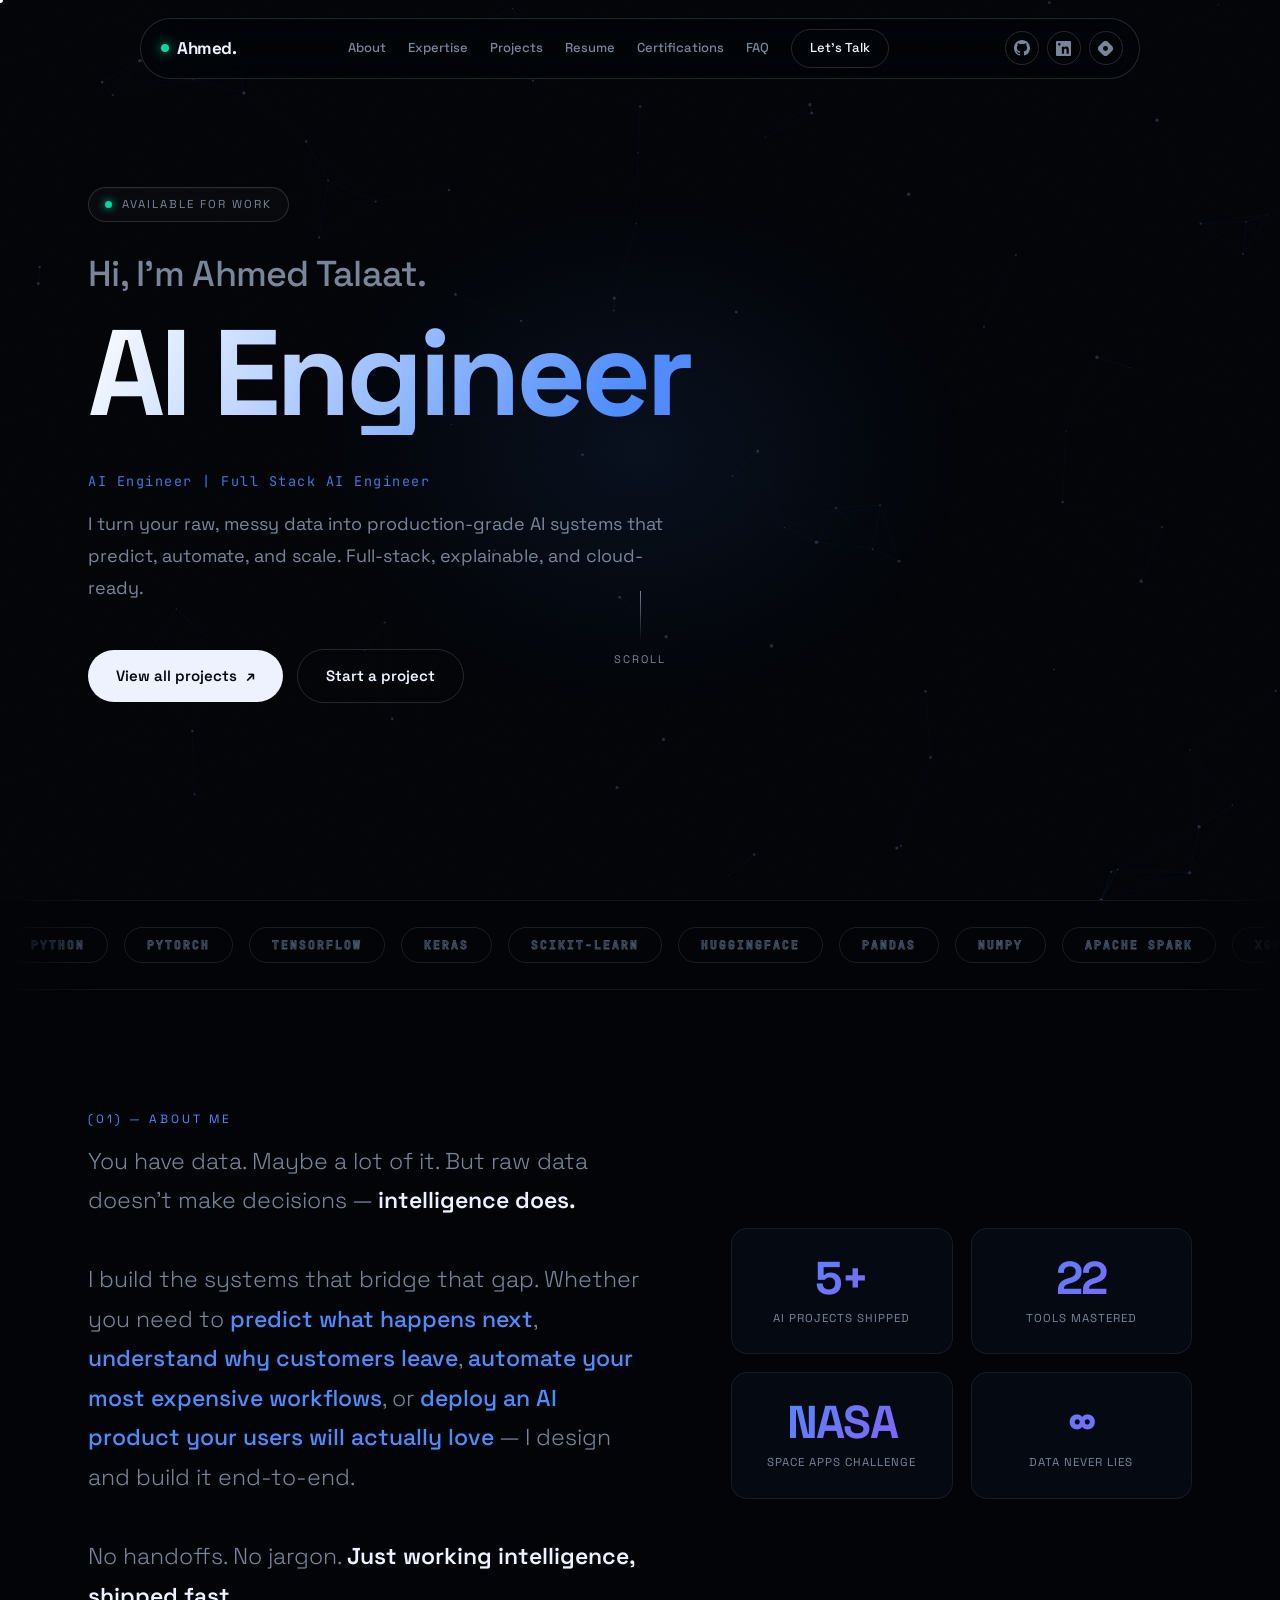
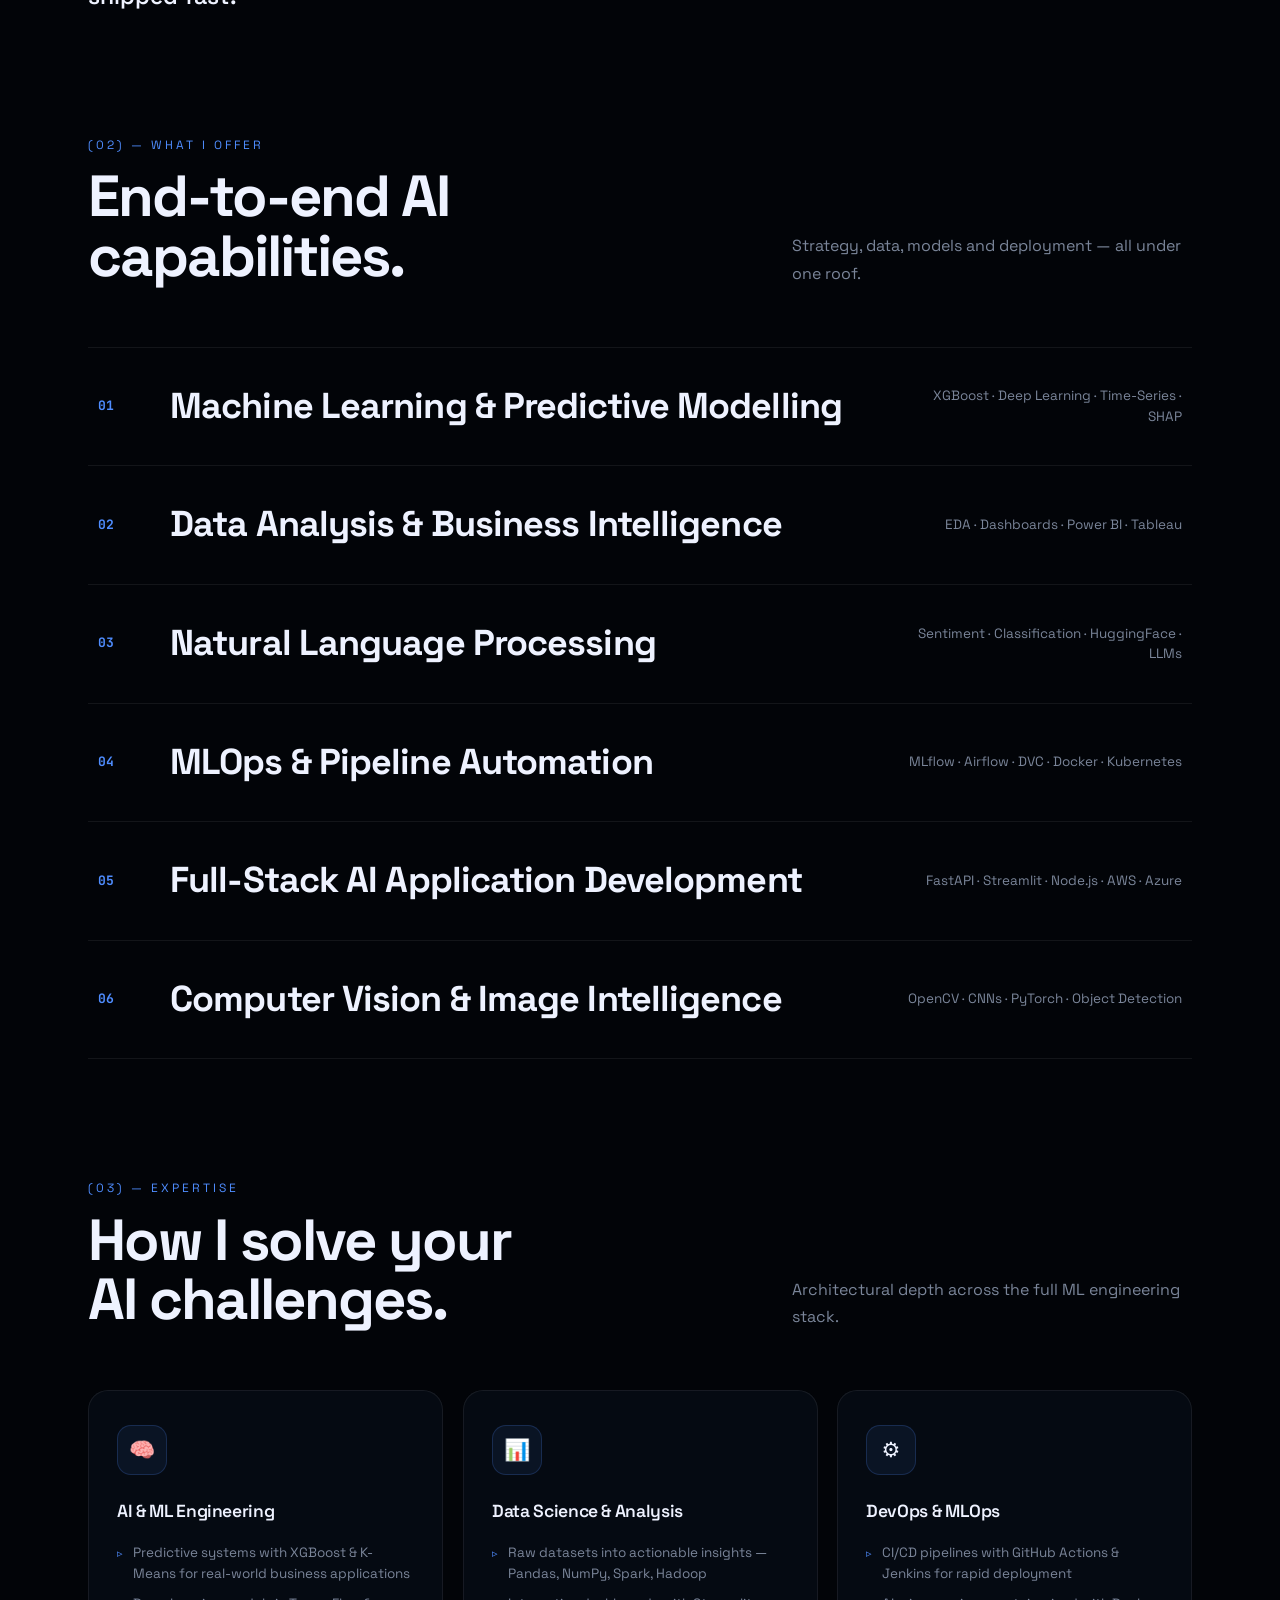
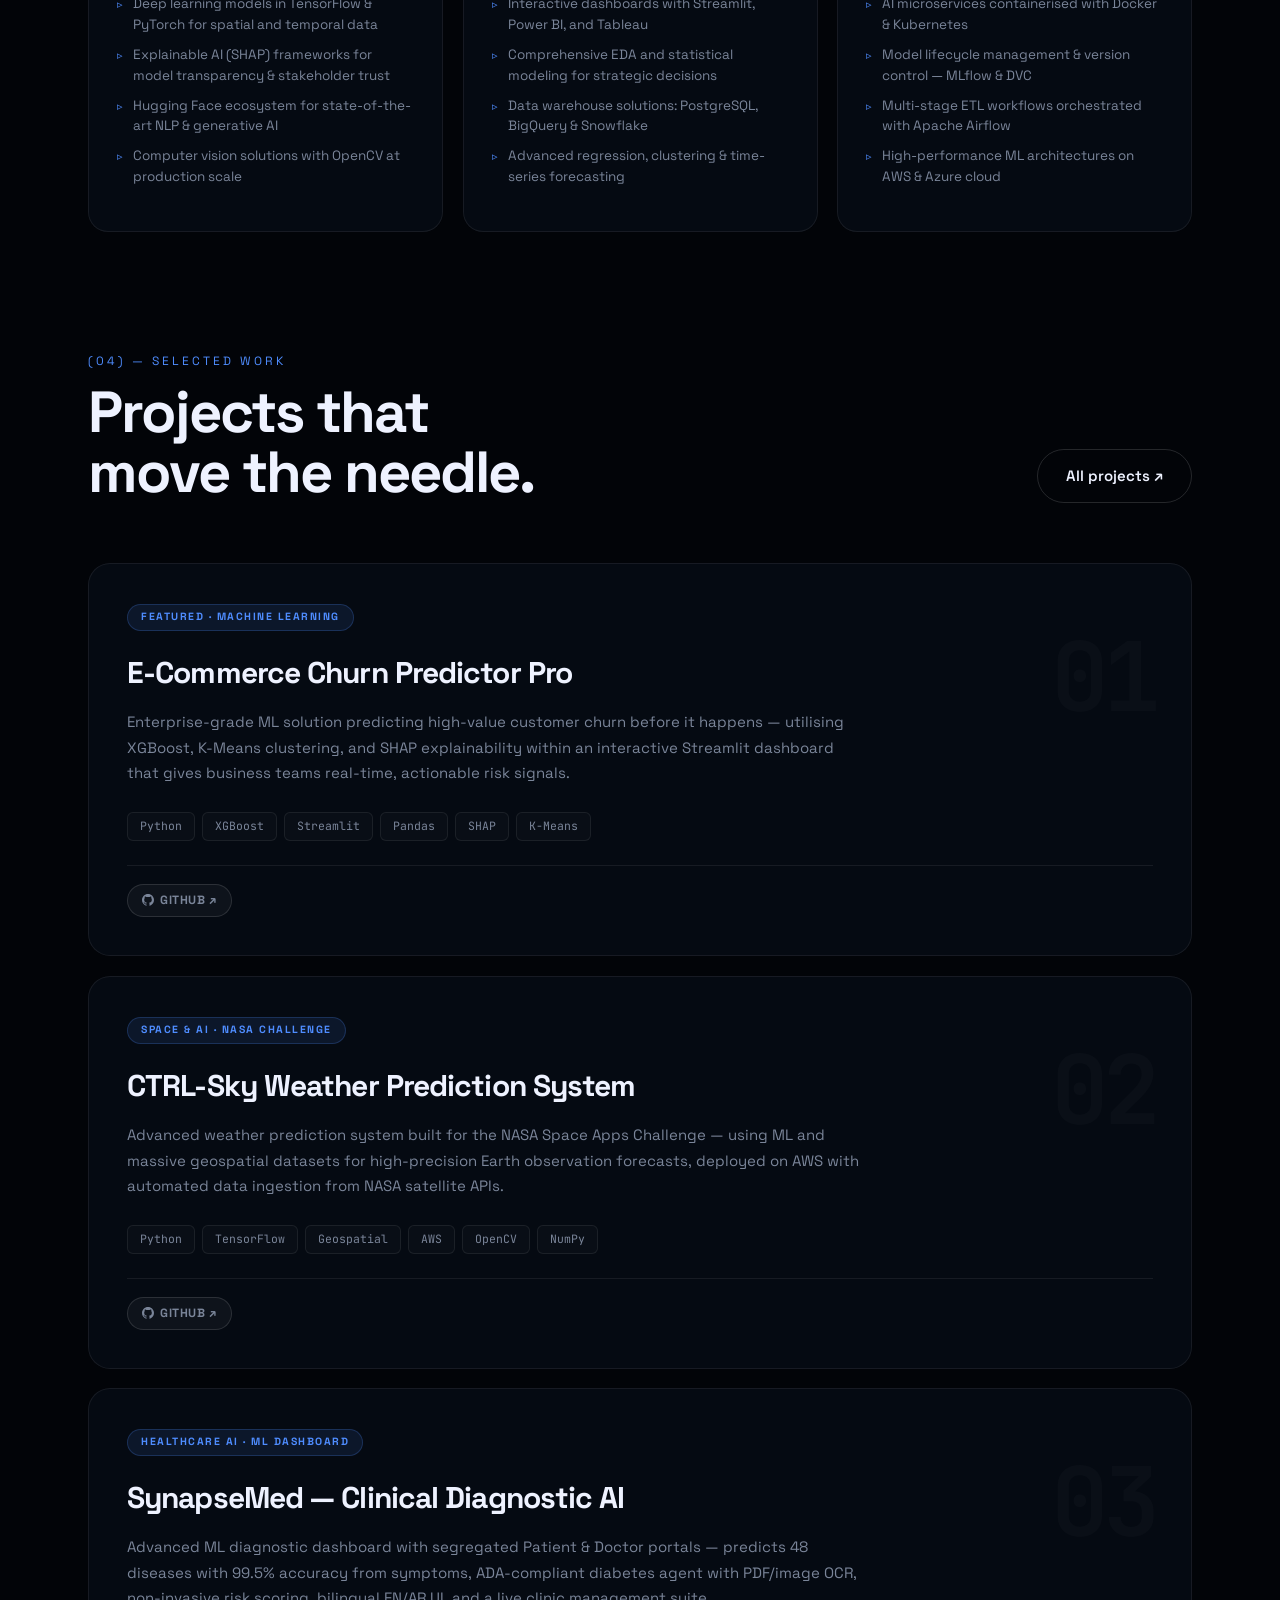
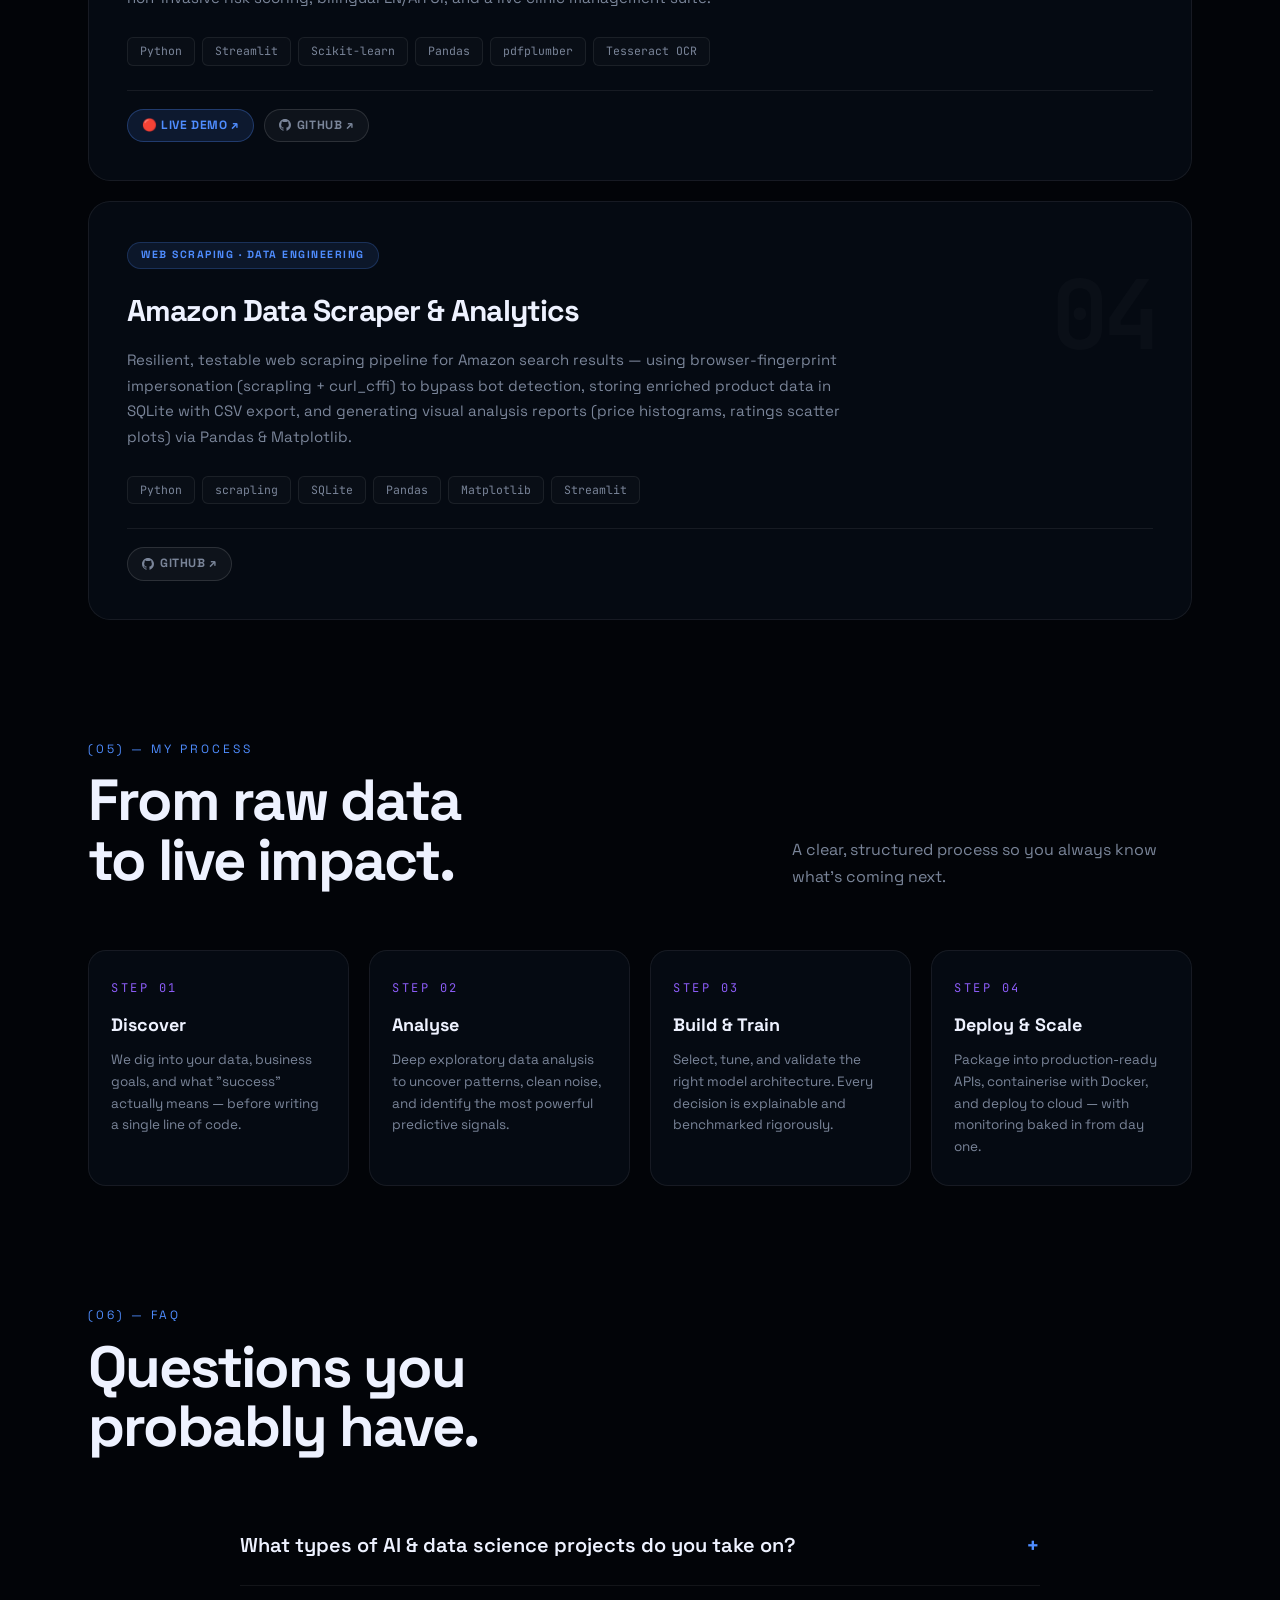
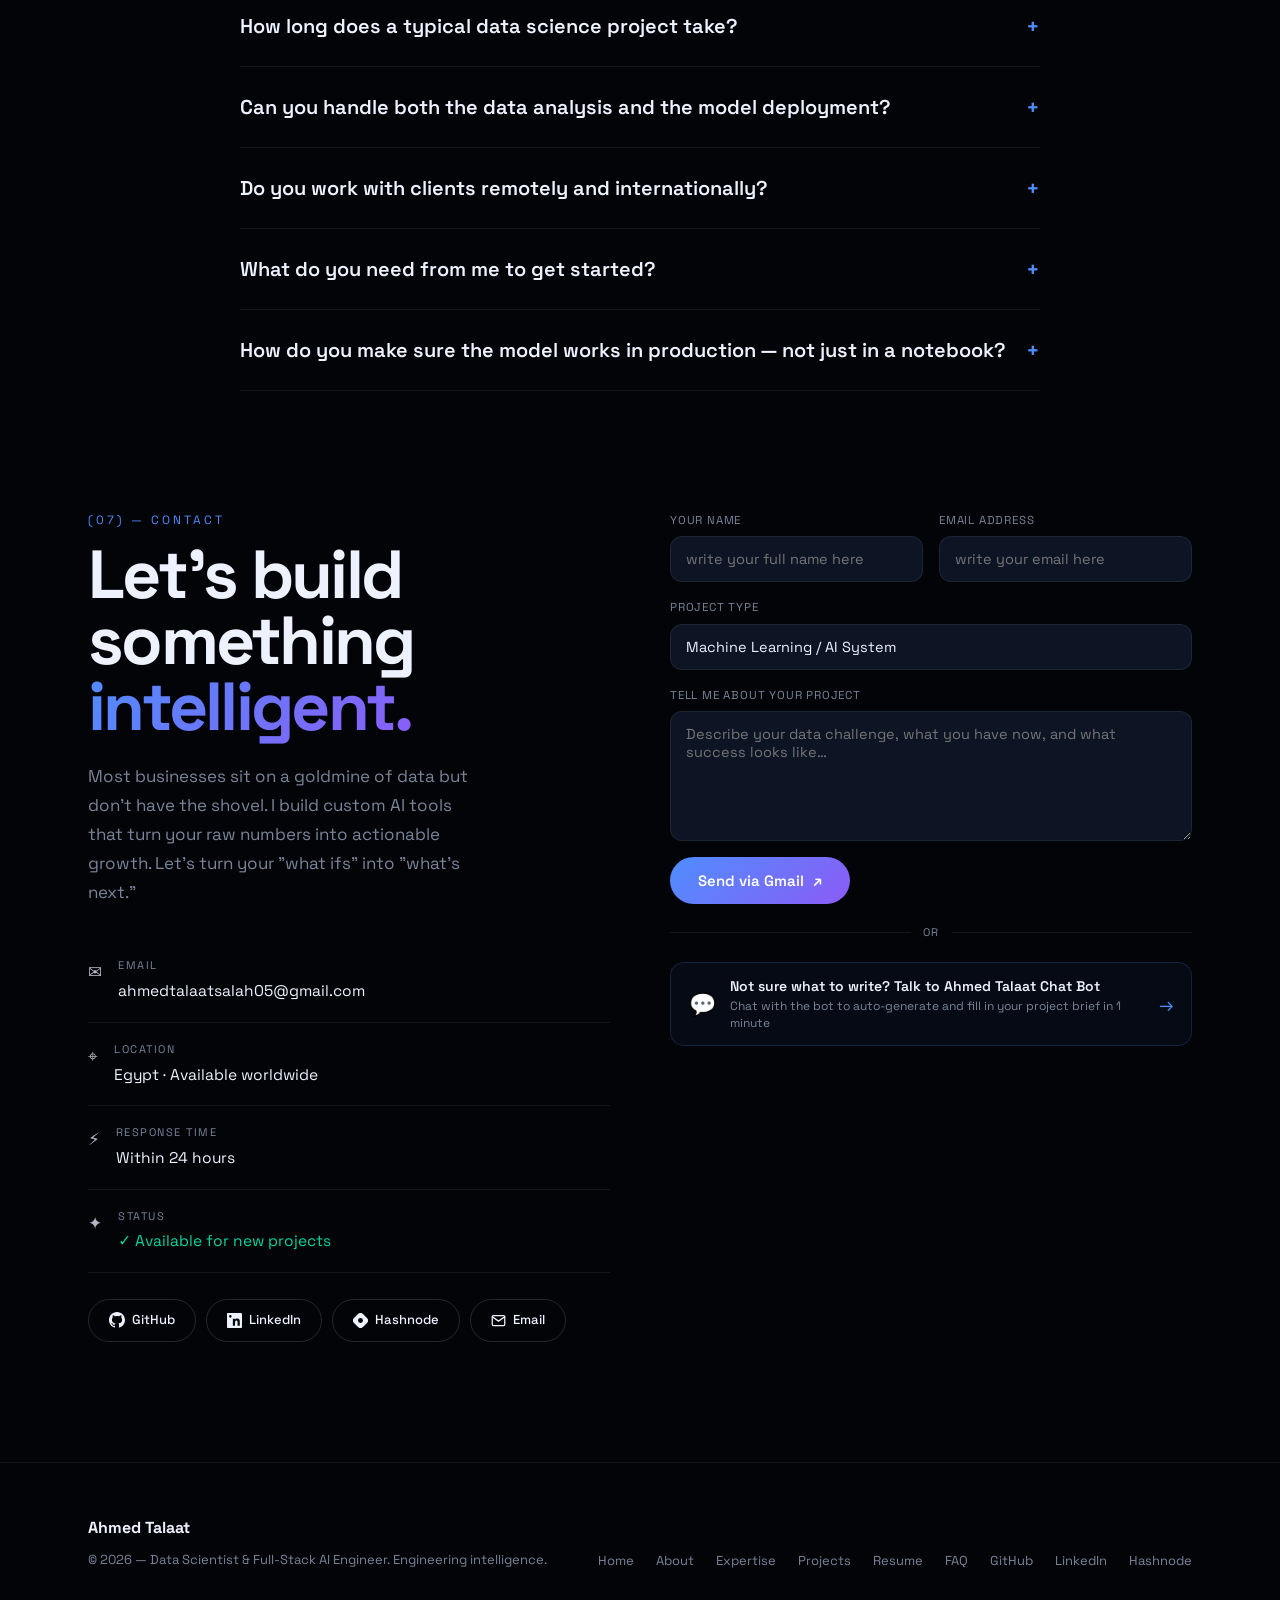
<file: index.html>
<!DOCTYPE html>
<html lang="en">
<head>
  <meta charset="UTF-8" />
  <meta name="viewport" content="width=device-width, initial-scale=1.0" />
  <meta name="description" content="Ahmed Talaat — AI Engineer building production-grade AI systems that predict, automate, and scale. Full-Stack AI, ML, NLP & MLOps." />
  <title>Ahmed Talaat — AI Engineer</title>
  <link rel="preconnect" href="https://fonts.googleapis.com" />
  <link rel="preconnect" href="https://fonts.gstatic.com" crossorigin />
  <link href="https://fonts.googleapis.com/css2?family=Space+Grotesk:wght@300;400;500;600;700&family=JetBrains+Mono:wght@300;400;500&display=swap" rel="stylesheet" />
  <style>
    /* ================================================================
       TOKENS
    ================================================================ */
    :root {
      --bg:#020408; --bg-card:rgba(8,15,25,.65); --ink:#eef2ff; --muted:#7a8599;
      --border:rgba(255,255,255,.07); --border-hi:rgba(255,255,255,.14);
      --a1:#4f8dff; --a2:#8b5cf6; --a3:#06d6a0;
      --grad-main:linear-gradient(135deg,var(--a1),var(--a2));
      --grad-text:linear-gradient(120deg,#fff 0%,var(--a1) 50%,var(--a2) 100%);
      --font-head:'Space Grotesk',system-ui,sans-serif;
      --font-mono:'JetBrains Mono',monospace;
      --ease:cubic-bezier(.16,1,.3,1); --r:16px; --max:1160px;
    }

    /* ================================================================
       RESET
    ================================================================ */
    *,*::before,*::after{margin:0;padding:0;box-sizing:border-box}
    html{scroll-behavior:smooth}
    body{background:var(--bg);color:var(--ink);font-family:var(--font-head);-webkit-font-smoothing:antialiased;overflow-x:hidden;line-height:1.6}
    ::selection{background:var(--a1);color:#000}
    a{color:inherit;text-decoration:none} img{display:block;max-width:100%} ul{list-style:none}

    /* ================================================================
       BACKGROUND
    ================================================================ */
    #bg-canvas{position:fixed;inset:0;z-index:0;pointer-events:none}
    .grain{position:fixed;inset:0;z-index:1;pointer-events:none;opacity:.022;
      background-image:url("data:image/svg+xml,%3Csvg xmlns='http://www.w3.org/2000/svg' width='180' height='180'%3E%3Cfilter id='n'%3E%3CfeTurbulence type='fractalNoise' baseFrequency='.9' numOctaves='4'/%3E%3C/filter%3E%3Crect width='100%25' height='100%25' filter='url(%23n)'/%3E%3C/svg%3E")}
    .prog-bar{position:fixed;top:0;left:0;height:2px;width:0;z-index:300;background:linear-gradient(90deg,var(--a1),var(--a2),var(--a3))}

    /* ================================================================
       CUSTOM CURSOR
    ================================================================ */
    .c-dot{position:fixed;width:6px;height:6px;background:#fff;border-radius:50%;pointer-events:none;z-index:9999;will-change:transform;transform:translate(-50%,-50%)}
    .c-ring{position:fixed;width:38px;height:38px;border:1px solid rgba(79,141,255,.5);border-radius:50%;pointer-events:none;z-index:9998;will-change:transform;transform:translate(-50%,-50%);transition:width .3s var(--ease),height .3s var(--ease),border-color .3s,background .3s}
    .c-ring.big{width:62px;height:62px;background:rgba(79,141,255,.06);border-color:rgba(79,141,255,.25)}
    @media(hover:none){.c-dot,.c-ring{display:none}}

    /* ================================================================
       FLOATING CTA
    ================================================================ */
    .float-cta{
      position:fixed;bottom:28px;right:28px;z-index:200;
      background:var(--grad-main);color:#fff;
      border:0;border-radius:50px;
      font-family:var(--font-head);font-size:14px;font-weight:700;
      padding:14px 24px;cursor:pointer;
      box-shadow:0 8px 32px rgba(79,141,255,.4);
      transform:translateY(80px);opacity:0;
      transition:transform .5s var(--ease),opacity .5s var(--ease),box-shadow .3s;
      display:inline-flex;align-items:center;gap:8px;
      text-decoration:none;
    }
    .float-cta.show{transform:translateY(0);opacity:1}
    .float-cta:hover{box-shadow:0 14px 44px rgba(79,141,255,.6);transform:translateY(-3px)}
    .float-cta.show:hover{transform:translateY(-3px)}

    /* ================================================================
       LAYOUT
    ================================================================ */
    .wrap{position:relative;z-index:2;max-width:var(--max);margin:0 auto;padding:0 28px}
    .section{padding:120px 0}

    /* ================================================================
       NAV
    ================================================================ */
    .nav-wrap{position:fixed;top:0;left:0;right:0;z-index:100;display:flex;justify-content:center;pointer-events:none;padding:18px 28px}
    nav{pointer-events:auto;width:100%;max-width:1000px;display:flex;align-items:center;justify-content:space-between;padding:10px 16px 10px 20px;background:rgba(2,4,8,.78);backdrop-filter:blur(24px);-webkit-backdrop-filter:blur(24px);border:1px solid var(--border-hi);border-radius:50px;gap:12px}
    .nav-logo{font-weight:700;font-size:17px;letter-spacing:-.4px;display:flex;align-items:center;gap:8px;flex-shrink:0}
    .dot-live{width:8px;height:8px;border-radius:50%;background:var(--a3);box-shadow:0 0 12px var(--a3);animation:pulse-live 2.4s ease infinite}
    @keyframes pulse-live{50%{transform:scale(1.5);opacity:.5}}
    .nav-links{display:flex;gap:22px;align-items:center}
    .nav-links a{font-size:13px;color:var(--muted);font-weight:500;transition:color .3s;white-space:nowrap}
    .nav-links a:hover,.nav-links a.nav-active{color:var(--ink)}

    /* Social icons in nav */
    .nav-socials{display:flex;gap:8px;align-items:center;margin-left:4px}
    .nav-social{
      display:inline-flex;align-items:center;justify-content:center;
      width:34px;height:34px;border-radius:50%;
      border:1px solid var(--border-hi);
      color:var(--muted);font-size:14px;
      transition:border-color .3s,color .3s,background .3s,transform .3s var(--ease);
    }
    .nav-social:hover{border-color:var(--ink);color:var(--ink);background:rgba(255,255,255,.06);transform:translateY(-2px)}
    .nav-cta{border:1px solid var(--border-hi);padding:8px 18px;border-radius:30px;color:var(--ink)!important;font-size:13px;font-weight:600;transition:background .3s,transform .3s var(--ease)}
    .nav-cta:hover{background:var(--ink);color:#000!important;transform:translateY(-2px)}
    .burger{display:none;flex-direction:column;gap:5px;cursor:pointer;background:none;border:0;z-index:90;flex-shrink:0}
    .burger span{width:22px;height:2px;background:var(--ink);border-radius:2px;transition:.35s var(--ease)}
    .burger.x span:nth-child(1){transform:translateY(7px) rotate(45deg)}
    .burger.x span:nth-child(2){opacity:0}
    .burger.x span:nth-child(3){transform:translateY(-7px) rotate(-45deg)}

    /* ================================================================
       HERO
    ================================================================ */
    .hero{min-height:100vh;display:flex;align-items:center;padding-top:110px;position:relative;overflow:hidden}

    /* Mouse-follow spotlight */
    .hero-spotlight{
      position:absolute;inset:0;pointer-events:none;z-index:0;
      background:radial-gradient(ellipse 500px 400px at var(--sx,50%) var(--sy,50%),
        rgba(79,141,255,.09) 0%,transparent 65%);
      transition:background .1s;
    }

    .eyebrow{
      display:inline-flex;align-items:center;gap:10px;
      font-size:11.5px;letter-spacing:2px;text-transform:uppercase;
      color:var(--muted);border:1px solid var(--border-hi);
      padding:7px 16px;border-radius:30px;margin-bottom:24px;
      backdrop-filter:blur(6px);background:rgba(255,255,255,.025);
      box-shadow:inset 0 1px 0 rgba(255,255,255,.03);
    }
    .eyebrow .live{width:7px;height:7px;border-radius:50%;background:var(--a3);box-shadow:0 0 8px var(--a3);animation:pulse-live 2.4s ease infinite}

    /* New hero title: greeting + big role */
    .hero-greeting{
      display:block;
      font-size:clamp(20px,3.1vw,36px);
      font-weight:500;
      color:var(--muted);
      letter-spacing:-.02em;
      margin-bottom:8px;
    }
    .hero-role{
      display:block;
      font-size:clamp(52px,9.5vw,128px);
      font-weight:700;
      line-height:1.02;
      letter-spacing:-.04em;
      background:linear-gradient(120deg,#fff 0%,var(--a1) 50%,var(--a2) 100%);
      -webkit-background-clip:text;
      background-clip:text;
      -webkit-text-fill-color:transparent;
      margin-bottom:24px;
    }
    .hero-sub{max-width:600px;color:var(--muted);font-size:clamp(15px,1.9vw,18px);line-height:1.8;margin-bottom:44px;font-weight:400}
    .hero-actions{display:flex;gap:14px;flex-wrap:wrap;align-items:center}
    .hero-meta{position:absolute;right:0;top:50%;transform:translateY(-50%);display:flex;flex-direction:column;gap:30px;align-items:flex-end}
    .h-stat{text-align:right}
    .h-stat .val{font-size:clamp(36px,4vw,54px);font-weight:700;letter-spacing:-.04em;background:var(--grad-main);-webkit-background-clip:text;background-clip:text;-webkit-text-fill-color:transparent;line-height:1;display:block}
    .h-stat .lbl{font-size:11px;color:var(--muted);letter-spacing:1.5px;text-transform:uppercase;text-align:right;margin-top:4px}
    .scroll-cue{position:absolute;bottom:34px;left:50%;transform:translateX(-50%);display:flex;flex-direction:column;align-items:center;gap:10px;color:var(--muted);font-size:11px;letter-spacing:2px;text-transform:uppercase}
    .scroll-bar{width:1px;height:50px;background:linear-gradient(var(--muted),transparent);animation:dropbar 2s infinite}
    @keyframes dropbar{0%{transform:scaleY(0);transform-origin:top}50%{transform:scaleY(1);transform-origin:top}50.1%{transform-origin:bottom}100%{transform:scaleY(0);transform-origin:bottom}}

    /* ================================================================
       BUTTONS
    ================================================================ */
    .btn{display:inline-flex;align-items:center;gap:9px;padding:14px 28px;border-radius:50px;font-family:var(--font-head);font-size:15px;font-weight:600;cursor:pointer;border:0;transition:transform .35s var(--ease),box-shadow .35s,background .3s,color .3s}
    .btn-primary{background:var(--ink);color:#050810}
    .btn-primary:hover{transform:translateY(-3px);box-shadow:0 16px 40px rgba(255,255,255,.14)}
    .btn-outline{background:transparent;color:var(--ink);border:1px solid var(--border-hi)}
    .btn-outline:hover{border-color:var(--ink);transform:translateY(-3px)}
    .btn-grad{background:var(--grad-main);color:#fff}
    .btn-grad:hover{transform:translateY(-3px);box-shadow:0 16px 40px rgba(79,141,255,.3)}
    .btn .arrow{transition:transform .35s var(--ease)}
    .btn:hover .arrow{transform:translate(4px,-4px)}

    /* ================================================================
       MARQUEE — TEXT PILLS (outline style, no icons)
    ================================================================ */
    .marquee-section{border-top:1px solid var(--border);border-bottom:1px solid var(--border);padding:26px 0;overflow:hidden;white-space:nowrap;position:relative;z-index:2;-webkit-mask-image:linear-gradient(to right,transparent,#000 8%,#000 92%,transparent);mask-image:linear-gradient(to right,transparent,#000 8%,#000 92%,transparent)}
    .marquee-track{display:inline-flex;align-items:center;gap:0;animation:scrollL 55s linear infinite}
    .marquee-track:hover{animation-play-state:paused}
    /* Pill container */
    .tech-pill{
      display:inline-flex;align-items:center;
      padding:8px 22px;margin:0 8px;
      border:1px solid rgba(255,255,255,.1);
      border-radius:30px;flex-shrink:0;
      cursor:default;
      transition:border-color .4s var(--ease),transform .4s var(--ease),background .4s;
    }
    .tech-pill:hover{
      border-color:rgba(79,141,255,.4);
      background:rgba(79,141,255,.04);
      transform:translateY(-5px);
    }
    /* Outline/hollow text effect */
    .tech-pill-text{
      font-family:var(--font-mono);
      font-size:11.5px;
      font-weight:500;
      letter-spacing:2px;
      text-transform:uppercase;
      color:transparent;
      -webkit-text-stroke:1px rgba(160,190,230,.42);
      transition:-webkit-text-stroke-color .35s var(--ease),color .35s var(--ease);
      user-select:none;
    }
    .tech-pill:hover .tech-pill-text{
      -webkit-text-stroke-color:rgba(79,141,255,.85);
    }
    @keyframes scrollL{to{transform:translateX(-50%)}}
    /* Inline hero roles line */
    .hero-roles-line{
      display:block;
      font-family:var(--font-mono);
      font-size:clamp(11px,1.3vw,13.5px);
      font-weight:400;
      letter-spacing:1.5px;
      color:var(--a1);
      opacity:.85;
      margin-bottom:14px;
    }

    /* ================================================================
       SECTION HEADINGS
    ================================================================ */
    .sec-eyebrow{font-size:12px;letter-spacing:3px;text-transform:uppercase;color:var(--a1);display:block;margin-bottom:12px}
    .sec-title{font-size:clamp(30px,5vw,58px);font-weight:700;letter-spacing:-.035em;line-height:1.03}
    .sec-sub{color:var(--muted);font-size:16px;line-height:1.7;max-width:400px}
    .sec-head{display:flex;align-items:flex-end;justify-content:space-between;flex-wrap:wrap;gap:24px;margin-bottom:60px}

    /* ================================================================
       ABOUT
    ================================================================ */
    .about-grid{display:grid;grid-template-columns:1.1fr .9fr;gap:80px;align-items:center}
    .bio-text{font-size:clamp(18px,2.2vw,23px);color:var(--muted);line-height:1.72;font-weight:300}
    .bio-text strong{color:var(--ink);font-weight:600}
    .bio-text em{color:var(--a1);font-style:normal;font-weight:500}
    .stats-grid{display:grid;grid-template-columns:1fr 1fr;gap:18px}
    .stat-card{
      border:1px solid var(--border);border-radius:var(--r);padding:26px 20px;
      background:var(--bg-card);backdrop-filter:blur(12px);
      transition:border-color .4s var(--ease),transform .4s var(--ease);
      text-align:center;
    }
    .stat-card:hover{border-color:var(--a1);transform:translateY(-5px)}
    .stat-card .val{
      font-size:clamp(34px,4vw,46px);font-weight:700;letter-spacing:-.04em;
      background:var(--grad-main);-webkit-background-clip:text;background-clip:text;-webkit-text-fill-color:transparent;
      display:block;line-height:1;
    }
    .stat-card .lbl{font-size:11.5px;color:var(--muted);letter-spacing:1px;text-transform:uppercase;margin-top:8px;display:block}

    /* ================================================================
       SERVICES
    ================================================================ */
    .services-list{border-top:1px solid var(--border)}
    .svc-row{display:grid;grid-template-columns:52px 1fr auto;gap:20px;align-items:center;padding:30px 10px;border-bottom:1px solid var(--border);transition:padding .4s var(--ease);position:relative;overflow:hidden;cursor:default}
    .svc-row::before{content:"";position:absolute;inset:0;background:linear-gradient(90deg,rgba(79,141,255,.08),transparent);transform:translateX(-100%);transition:transform .5s var(--ease);z-index:0}
    .svc-row:hover::before{transform:translateX(0)}
    .svc-row:hover{padding-left:24px}
    .svc-row>*{position:relative;z-index:1}
    .svc-idx{color:var(--a1);font-size:13px;font-weight:700;font-family:var(--font-mono)}
    .svc-row h4{font-size:clamp(20px,3vw,36px);font-weight:700;letter-spacing:-.025em}
    .svc-tags{color:var(--muted);font-size:13.5px;text-align:right;max-width:280px;line-height:1.5}

    /* ================================================================
       EXPERTISE
    ================================================================ */
    .expertise-grid{display:grid;grid-template-columns:repeat(3,1fr);gap:20px}
    .exp-card{position:relative;border:1px solid var(--border);border-radius:20px;padding:34px 28px;background:var(--bg-card);backdrop-filter:blur(16px);overflow:hidden;transition:border-color .4s var(--ease),transform .4s var(--ease);will-change:transform}
    .exp-card:hover{border-color:var(--border-hi);transform:translateY(-4px)}
    .exp-card .glow{position:absolute;top:var(--my,-200px);left:var(--mx,-200px);transform:translate(-50%,-50%);width:240px;height:240px;border-radius:50%;background:radial-gradient(circle,rgba(79,141,255,.18) 0%,transparent 65%);pointer-events:none;opacity:0;transition:opacity .4s}
    .exp-card:hover .glow{opacity:1}
    .exp-icon{width:50px;height:50px;border-radius:14px;background:rgba(79,141,255,.08);border:1px solid rgba(79,141,255,.2);display:flex;align-items:center;justify-content:center;margin-bottom:22px;font-size:21px}
    .exp-card h3{font-size:17.5px;font-weight:600;margin-bottom:18px;letter-spacing:-.02em}
    .exp-card ul li{font-size:13.5px;color:var(--muted);padding-left:16px;position:relative;margin-bottom:9px;line-height:1.55}
    .exp-card ul li::before{content:'▹';position:absolute;left:0;color:var(--a1);font-size:11px;top:2px}

    /* ================================================================
       PROJECTS
    ================================================================ */
    .projects-list{display:flex;flex-direction:column;gap:20px}
    .project-card{position:relative;display:flex;border:1px solid var(--border);border-radius:22px;padding:38px;background:var(--bg-card);backdrop-filter:blur(16px);overflow:hidden;transition:border-color .5s var(--ease),transform .5s var(--ease);will-change:transform;cursor:pointer}
    .project-card:hover{border-color:var(--border-hi);transform:translateY(-4px)}
    .project-card .glow{position:absolute;top:var(--my,-200px);left:var(--mx,-200px);transform:translate(-50%,-50%);width:380px;height:380px;border-radius:50%;background:radial-gradient(circle,rgba(139,92,246,.14) 0%,transparent 60%);pointer-events:none;opacity:0;transition:opacity .5s}
    .project-card:hover .glow{opacity:1}
    .proj-body{flex:1;position:relative;z-index:2}
    .proj-badge{display:inline-block;font-size:10.5px;font-weight:700;letter-spacing:1.5px;text-transform:uppercase;padding:4px 13px;border-radius:30px;background:rgba(79,141,255,.1);color:var(--a1);border:1px solid rgba(79,141,255,.22);margin-bottom:18px}
    .project-card h3{font-size:clamp(21px,2.8vw,30px);font-weight:700;letter-spacing:-.03em;margin-bottom:12px}
    .project-card p{color:var(--muted);font-size:15px;line-height:1.72;max-width:740px;margin-bottom:26px}
    .tech-tags{display:flex;flex-wrap:wrap;gap:7px;margin-bottom:24px}
    .tech-tags span{font-size:11.5px;font-family:var(--font-mono);padding:4px 12px;border:1px solid var(--border);border-radius:6px;color:var(--muted);background:rgba(255,255,255,.02)}
    .proj-link{display:inline-flex;align-items:center;gap:8px;font-size:13.5px;font-weight:600;color:var(--ink);padding-top:18px;border-top:1px solid var(--border);transition:color .3s,gap .3s var(--ease)}
    .project-card:hover .proj-link{color:var(--a1);gap:12px}
    .proj-num{position:absolute;right:36px;top:36px;font-size:clamp(60px,8vw,96px);font-weight:700;color:rgba(255,255,255,.024);letter-spacing:-.06em;pointer-events:none;z-index:1;font-family:var(--font-mono)}

    /* ── Project Tech Specs Drawer Styles ── */
    .btn-specs{
      background: rgba(255, 255, 255, 0.05);
      border: 1px solid var(--border);
      border-radius: 30px;
      padding: 6px 14px;
      font-size: 11px;
      font-weight: 600;
      color: var(--muted);
      cursor: pointer;
      font-family: var(--font-mono);
      text-transform: uppercase;
      letter-spacing: 0.8px;
      transition: all 0.3s;
      margin-top: 10px;
      display: inline-flex;
      align-items: center;
      gap: 6px;
    }
    .btn-specs:hover, .btn-specs.active{
      background: rgba(79, 141, 255, 0.1);
      border-color: var(--a1);
      color: var(--ink);
    }
    .specs-drawer{
      max-height: 0;
      overflow: hidden;
      transition: max-height 0.4s var(--ease), margin-top 0.4s var(--ease), padding 0.4s var(--ease);
      background: rgba(2, 4, 8, 0.4);
      border-radius: 12px;
      border: 0 solid var(--border);
      font-size: 13.5px;
      line-height: 1.6;
      text-align: left;
    }
    .specs-drawer.open{
      max-height: 250px;
      margin-top: 16px;
      padding: 16px;
      border-width: 1px;
    }
    .specs-grid {
      display: grid;
      grid-template-columns: 1fr 1fr;
      gap: 16px;
    }
    @media(max-width:600px){.specs-grid{grid-template-columns:1fr}}
    .specs-item strong{
      color: var(--a1);
      display: block;
      font-size: 11px;
      letter-spacing: 1px;
      text-transform: uppercase;
      font-family: var(--font-mono);
      margin-bottom: 4px;
    }
    .specs-item span{
      color: var(--muted);
    }

    /* ================================================================
       PROCESS
    ================================================================ */
    .process-steps{display:grid;grid-template-columns:repeat(4,1fr);gap:20px}
    .proc-step{border:1px solid var(--border);border-radius:18px;padding:28px 22px;background:var(--bg-card);backdrop-filter:blur(10px);transition:transform .4s var(--ease),border-color .4s}
    .proc-step:hover{transform:translateY(-6px);border-color:var(--a2)}
    .proc-step .n{font-size:12px;color:var(--a2);letter-spacing:2.5px;text-transform:uppercase;margin-bottom:12px;font-family:var(--font-mono)}
    .proc-step h4{font-size:18px;font-weight:700;margin-bottom:10px}
    .proc-step p{color:var(--muted);font-size:13.5px;line-height:1.6}

    /* ================================================================
       AI BRIEF GENERATOR SECTION + MODAL
    ================================================================ */
    .ai-teaser{
      border:1px solid rgba(79,141,255,.3);
      border-radius:28px;
      padding:60px 52px;
      background:linear-gradient(135deg,rgba(79,141,255,.06),rgba(139,92,246,.06));
      backdrop-filter:blur(16px);
      position:relative;overflow:hidden;
      text-align:center;
    }
    .ai-teaser::before{
      content:"";position:absolute;inset:0;
      background:radial-gradient(ellipse 60% 60% at 50% 0%,rgba(79,141,255,.12),transparent);
      pointer-events:none;
    }
    .ai-teaser h2{font-size:clamp(28px,4.5vw,50px);font-weight:700;letter-spacing:-.04em;margin-bottom:14px;position:relative}
    .ai-teaser p{color:var(--muted);font-size:17px;max-width:520px;margin:0 auto 34px;line-height:1.7;position:relative}
    .ai-badge{display:inline-flex;align-items:center;gap:8px;padding:6px 16px;background:rgba(79,141,255,.15);border:1px solid rgba(79,141,255,.3);border-radius:30px;font-size:11.5px;font-weight:700;letter-spacing:1.5px;text-transform:uppercase;color:var(--a1);margin-bottom:22px;position:relative}

    /* Modal overlay */
    .modal-overlay{
      position:fixed;inset:0;z-index:1000;
      background:rgba(2,4,8,.85);
      backdrop-filter:blur(16px);-webkit-backdrop-filter:blur(16px);
      display:flex;align-items:center;justify-content:center;
      padding:20px;
      opacity:0;pointer-events:none;
      transition:opacity .4s var(--ease);
    }
    .modal-overlay.open{opacity:1;pointer-events:auto}
    .modal-box{
      background:rgba(8,15,25,.98);
      border:1px solid var(--border-hi);
      border-radius:28px;
      padding:44px;
      width:100%;max-width:600px;
      max-height:90vh;
      overflow-y:auto;
      transform:translateY(30px) scale(.97);
      transition:transform .45s var(--ease);
      position:relative;
    }
    .modal-overlay.open .modal-box{transform:none}
    .modal-close{
      position:absolute;top:16px;right:16px;
      width:36px;height:36px;border-radius:50%;
      background:rgba(255,255,255,.05);border:1px solid var(--border);
      color:var(--muted);font-size:18px;cursor:pointer;
      display:flex;align-items:center;justify-content:center;
      transition:background .3s,color .3s;
    }
    .modal-close:hover{background:rgba(255,255,255,.1);color:var(--ink)}

    /* Wizard steps */
    .wizard-header{margin-bottom:32px}
    .wizard-prog{
      display:flex;gap:6px;margin-bottom:20px;
    }
    .wizard-prog-dot{
      flex:1;height:3px;border-radius:3px;background:var(--border-hi);
      transition:background .4s var(--ease);
    }
    .wizard-prog-dot.done{background:var(--a3)}
    .wizard-prog-dot.active{background:var(--a1)}
    .wizard-step-label{font-size:11.5px;color:var(--muted);letter-spacing:1.5px;text-transform:uppercase;margin-bottom:8px;font-family:var(--font-mono)}
    .wizard-title{font-size:clamp(20px,3vw,28px);font-weight:700;letter-spacing:-.03em}
    .wizard-sub{color:var(--muted);font-size:15px;margin-top:8px}

    /* Option chips */
    .chips{display:flex;flex-wrap:wrap;gap:10px;margin-top:20px}
    .chip{
      padding:10px 18px;border-radius:30px;
      border:1px solid var(--border-hi);
      font-size:13.5px;font-weight:500;font-family:var(--font-head);
      cursor:pointer;color:var(--muted);background:transparent;
      transition:border-color .3s,background .3s,color .3s,transform .3s var(--ease);
    }
    .chip:hover{border-color:var(--a1);color:var(--ink);transform:translateY(-2px)}
    .chip.sel{border-color:var(--a1);background:rgba(79,141,255,.15);color:var(--ink)}

    /* Wizard input */
    .wiz-input{
      width:100%;background:#0d1525;border:1px solid var(--border);border-radius:12px;
      padding:13px 15px;color:var(--ink);font-family:var(--font-head);font-size:14.5px;
      transition:border-color .3s,background .3s;outline:none;
      -webkit-appearance:none;appearance:none;
    }
    .wiz-input:focus{border-color:var(--a1);background:rgba(79,141,255,.06)}
    .wiz-textarea{resize:vertical;min-height:100px;width:100%;background:#0d1525;border:1px solid var(--border);border-radius:12px;padding:13px 15px;color:var(--ink);font-family:var(--font-head);font-size:14.5px;transition:border-color .3s,background .3s;outline:none}
    .wiz-textarea:focus{border-color:var(--a1);background:rgba(79,141,255,.06)}
    .wiz-form-group{display:flex;flex-direction:column;gap:7px;margin-top:20px}
    .wiz-form-group label{font-size:11.5px;letter-spacing:.8px;text-transform:uppercase;color:var(--muted)}

    .wizard-nav{display:flex;justify-content:space-between;align-items:center;margin-top:32px;gap:12px}
    .wiz-next{background:var(--grad-main);color:#fff;border:0;border-radius:30px;padding:12px 26px;font-family:var(--font-head);font-size:14.5px;font-weight:600;cursor:pointer;transition:transform .3s var(--ease),box-shadow .3s}
    .wiz-next:hover{transform:translateY(-2px);box-shadow:0 10px 28px rgba(79,141,255,.35)}
    .wiz-back {
      background: transparent;
      border: 1px solid var(--border);
      color: var(--muted);
      border-radius: 30px;
      padding: 12px 26px;
      font-family: var(--font-head);
      font-size: 14.5px;
      cursor: pointer;
      transition: color .3s, border-color .3s, transform .3s var(--ease);
    }
    .wiz-back:hover {
      color: var(--ink);
      border-color: var(--border-hi);
      transform: translateY(-2px);
    }

    /* Generated message box */
    .gen-msg-wrap{position:relative;background:#0a1220;border:1px solid var(--border-hi);border-radius:16px;padding:22px;margin-top:22px;max-height:240px;overflow-y:auto}
    .gen-msg-text{font-family:var(--font-mono);font-size:12.5px;color:var(--muted);line-height:1.75;white-space:pre-wrap;word-break:break-word}
    .copy-btn{
      margin-top:12px;width:100%;background:rgba(6,214,160,.1);border:1px solid rgba(6,214,160,.3);
      border-radius:10px;padding:12px;color:var(--a3);font-family:var(--font-head);font-size:14px;font-weight:600;
      cursor:pointer;transition:background .3s,transform .3s var(--ease);display:flex;align-items:center;justify-content:center;gap:8px;
    }
    .copy-btn:hover{background:rgba(6,214,160,.18);transform:translateY(-1px)}
    .copy-btn.copied{color:var(--ink);border-color:var(--border-hi);background:rgba(255,255,255,.06)}
    .gen-actions{display:flex;gap:12px;margin-top:14px;flex-wrap:wrap}
    .gen-gmail{flex:1;background:var(--grad-main);color:#fff;border:0;border-radius:10px;padding:13px;font-family:var(--font-head);font-size:14px;font-weight:600;cursor:pointer;transition:transform .3s var(--ease),box-shadow .3s;display:flex;align-items:center;justify-content:center;gap:8px;text-decoration:none}
    .gen-gmail:hover{transform:translateY(-2px);box-shadow:0 10px 28px rgba(79,141,255,.3)}
    .gen-restart{width:100%;background:transparent;color:var(--muted);border:1px solid var(--border);border-radius:10px;padding:13px;font-family:var(--font-head);font-size:14px;cursor:pointer;transition:color .3s,border-color .3s;margin-top:10px}
    .gen-restart:hover{color:var(--ink);border-color:var(--border-hi)}
    .gen-fill{flex:1;background:rgba(6,214,160,.08);border:1px solid rgba(6,214,160,.25);border-radius:10px;padding:13px;font-family:var(--font-head);font-size:14px;font-weight:600;cursor:pointer;color:var(--a3);transition:background .3s,transform .3s var(--ease);display:flex;align-items:center;justify-content:center;gap:6px}
    .gen-fill:hover{background:rgba(6,214,160,.16);transform:translateY(-2px)}
    .wizard-step{display:none}
    .wizard-step.active{display:block}
    /* ── Ahmed Talaat Chat Bot Styles ── */
    .chat-msg{display:flex;gap:14px;margin-bottom:20px;align-items:flex-start;animation:fade-in-chat .3s ease forwards}
    .chat-avatar{width:36px;height:36px;border-radius:50%;background:rgba(79,141,255,.1);border:1px solid rgba(79,141,255,.2);display:flex;align-items:center;justify-content:center;font-size:18px;flex-shrink:0}
    .chat-bubble{background:rgba(255,255,255,.04);border:1px solid var(--border);border-radius:18px;border-top-left-radius:4px;padding:14px 18px;font-size:14.5px;line-height:1.6;color:var(--ink);max-width:85%}
    .chat-bubble strong{color:var(--a1)}
    .chat-user-input{background:rgba(255,255,255,.015);border:1px solid var(--border);border-radius:20px;padding:20px;margin-top:14px}
    .chat-header{display:flex;align-items:center;gap:10px;border-bottom:1px solid var(--border);padding-bottom:16px;margin-bottom:24px}
    .chat-header-title{font-size:16px;font-weight:700;letter-spacing:-.2px;display:flex;align-items:center;gap:8px}
    .chat-header-status{width:8px;height:8px;border-radius:50%;background:var(--a3);box-shadow:0 0 8px var(--a3);animation:status-pulse 2s infinite}
    @keyframes status-pulse {
      0% { box-shadow: 0 0 0 0 rgba(6, 214, 160, 0.7); }
      70% { box-shadow: 0 0 0 6px rgba(6, 214, 160, 0); }
      100% { box-shadow: 0 0 0 0 rgba(6, 214, 160, 0); }
    }
    @keyframes fade-in-chat{from{opacity:0;transform:translateY(10px)}to{opacity:1;transform:none}}
    .chat-msg.user-msg{justify-content:flex-end}
    .chat-bubble.user-bubble{background:linear-gradient(135deg,var(--a1),var(--a2));color:#fff;border:0;border-radius:18px;border-top-right-radius:4px;border-top-left-radius:18px}
    .typing-dot{width:6px;height:6px;background:var(--muted);border-radius:50%;animation:typing-bounce 1.4s infinite ease-in-out;display:inline-block}
    .typing-dot:nth-child(2){animation-delay:.2s}
    .typing-dot:nth-child(3){animation-delay:.4s}
    @keyframes typing-bounce{0%,100%{transform:translateY(0)}50%{transform:translateY(-4px)}}
    /* ── AI Brief inline trigger ── */
    .brief-or-divider{display:flex;align-items:center;gap:12px;color:var(--muted);font-size:11px;letter-spacing:1.5px;text-transform:uppercase;margin:4px 0}
    .brief-or-divider::before,.brief-or-divider::after{content:"";flex:1;height:1px;background:var(--border)}
    .btn-brief-open{width:100%;padding:14px 18px;background:rgba(79,141,255,.05);border:1px solid rgba(79,141,255,.18);border-radius:14px;color:var(--ink);font-family:var(--font-head);cursor:pointer;display:flex;align-items:center;gap:14px;text-align:left;transition:background .3s,border-color .3s,transform .35s var(--ease),box-shadow .35s}
    .btn-brief-open:hover{background:rgba(79,141,255,.12);border-color:rgba(79,141,255,.4);transform:translateY(-2px);box-shadow:0 10px 28px rgba(79,141,255,.15)}
    .brief-open-icon{font-size:22px;flex-shrink:0}
    .brief-open-title{font-size:14px;font-weight:600;margin-bottom:3px;color:var(--ink)}
    .brief-open-sub{font-size:12px;color:var(--muted);line-height:1.4}

    /* ================================================================
       FAQ
    ================================================================ */
    .faq-wrap{max-width:800px;margin:0 auto}
    .faq-item{border-bottom:1px solid var(--border)}
    .faq-q{width:100%;background:none;border:0;color:var(--ink);text-align:left;font-family:var(--font-head);font-size:clamp(16px,2.2vw,20px);font-weight:600;padding:26px 0;cursor:pointer;display:flex;justify-content:space-between;align-items:center;gap:20px}
    .faq-q:hover{color:var(--a1)}
    .faq-pm{font-size:22px;flex-shrink:0;color:var(--a1);transition:transform .35s var(--ease)}
    .faq-item.open .faq-pm{transform:rotate(45deg)}
    .faq-a{max-height:0;overflow:hidden;transition:max-height .45s var(--ease),padding .45s var(--ease);color:var(--muted);font-size:15.5px;line-height:1.75}
    .faq-item.open .faq-a{padding-bottom:26px}

    /* ================================================================
       CONTACT
    ================================================================ */
    .contact-grid{display:grid;grid-template-columns:1fr 1fr;gap:60px;align-items:start}
    .contact-lead h2{font-size:clamp(36px,6vw,68px);font-weight:700;letter-spacing:-.04em;line-height:.97;margin-bottom:22px}
    .contact-lead h2 .grad{background:var(--grad-main);-webkit-background-clip:text;background-clip:text;-webkit-text-fill-color:transparent}
    .contact-lead p{color:var(--muted);font-size:17px;line-height:1.7;max-width:400px}
    .info-list{margin-top:32px}
    .info-item{display:flex;gap:16px;padding:18px 0;border-bottom:1px solid var(--border)}
    .info-item .ico{font-size:17px;opacity:.75;flex-shrink:0;margin-top:2px}
    .info-item .k{font-size:11px;letter-spacing:1.5px;text-transform:uppercase;color:var(--muted);margin-bottom:4px}
    .info-item a,.info-item .v{color:var(--ink);font-size:15.5px;transition:color .3s}
    .info-item a:hover{color:var(--a1)}
    .socials-row{display:flex;gap:10px;flex-wrap:wrap;margin-top:26px}
    .socials-row a{display:inline-flex;align-items:center;gap:7px;padding:10px 20px;border:1px solid var(--border-hi);border-radius:30px;font-size:13px;font-weight:500;transition:background .35s,border-color .35s,transform .35s var(--ease),color .35s}
    .socials-row a:hover{background:var(--ink);color:#000;transform:translateY(-2px)}
    .contact-form{display:flex;flex-direction:column;gap:16px}
    .form-row{display:grid;grid-template-columns:1fr 1fr;gap:16px}
    .form-group{display:flex;flex-direction:column;gap:7px}
    .form-group label{font-size:11.5px;letter-spacing:.8px;text-transform:uppercase;color:var(--muted)}
    .form-group input,.form-group textarea,.form-group select{
      width:100%;background:#0d1525;border:1px solid var(--border);border-radius:12px;
      padding:13px 15px;color:var(--ink);font-family:var(--font-head);font-size:14.5px;
      transition:border-color .3s,background .3s;-webkit-appearance:none;appearance:none;outline:none;
    }
    .form-group select option{background:#0d1525;color:var(--ink)}
    .form-group input:focus,.form-group textarea:focus,.form-group select:focus{border-color:var(--a1);background:rgba(79,141,255,.06)}
    .form-group textarea{resize:vertical;min-height:130px}
    .form-note{display:none;padding:13px 16px;border-radius:10px;background:rgba(6,214,160,.1);border:1px solid rgba(6,214,160,.3);color:var(--a3);font-size:14px;line-height:1.5}
    .form-note.show{display:block}

    /* ================================================================
       FOOTER
    ================================================================ */
    footer{border-top:1px solid var(--border);padding:52px 0 32px;position:relative;z-index:2}
    .foot-inner{display:flex;justify-content:space-between;align-items:flex-end;flex-wrap:wrap;gap:24px}
    .foot-brand strong{color:var(--ink);font-size:16px;display:block;margin-bottom:6px}
    .foot-brand span{font-size:13px;color:var(--muted)}
    .foot-links{display:flex;gap:22px;flex-wrap:wrap}
    .foot-links a{font-size:13px;color:var(--muted);transition:color .3s}
    .foot-links a:hover{color:var(--ink)}

    /* ================================================================
       REVEAL
    ================================================================ */
    .reveal{opacity:0;transform:translateY(32px);transition:opacity .9s var(--ease),transform .9s var(--ease)}
    .reveal.in{opacity:1;transform:none}

    /* ================================================================
       RESPONSIVE
    ================================================================ */
    @media (max-width: 992px) {
      .wrap{padding:0 22px}
      .section{padding:90px 0}
      .hero{min-height:auto;padding-top:130px;padding-bottom:80px}
      .hero-role{font-size:clamp(52px,11vw,80px)}
      .hero-sub{max-width:100%}
      .scroll-cue{display:none}
      .float-cta{bottom:20px;right:20px;padding:12px 20px;font-size:13px}
      .about-grid,.contact-grid,.arch-display{grid-template-columns:1fr;gap:50px}
      .expertise-grid{grid-template-columns:repeat(2,1fr)}
      .process-steps{grid-template-columns:repeat(2,1fr)}
      .hero-meta{display:none}
      .svc-tags{display:none}
      .arch-display{gap:30px}
    }

    @media (max-width: 768px) {
      .wrap{padding:0 18px}
      .section{padding:70px 0}
      body.menu-open{overflow:hidden}
      .nav-wrap{padding:8px 12px 12px}
      nav{padding:calc(16px + env(safe-area-inset-top)) 16px 12px 20px;border-radius:22px}
      .burger{display:flex;min-width:44px;min-height:44px;align-items:center;justify-content:center}
      .nav-socials{display:none}
      .nav-links{
        position:fixed;top:0;right:0;width:min(82vw,320px);height:100vh;background:rgba(2,4,8,.86);
        backdrop-filter:blur(24px);-webkit-backdrop-filter:blur(24px);
        display:flex;flex-direction:column;justify-content:center;align-items:flex-start;gap:24px;
        transform:translateX(100%);transition:transform .35s var(--ease),opacity .35s;z-index:80;
        padding:24px 24px calc(24px + env(safe-area-inset-bottom));
        box-shadow:-20px 0 60px rgba(0,0,0,.55);border-left:1px solid var(--border-hi);
      }
      .nav-links.open{transform:translateX(0)}
      .nav-links a{font-size:22px;min-height:44px;display:flex;align-items:center}
      .nav-cta{margin-top:20px;min-height:44px}
      .hero{text-align:center;padding-top:120px}
      .hero .wrap{padding-top:6px}
      .hero-actions{justify-content:center;gap:12px}
      .eyebrow{margin:0 auto 24px;display:inline-flex;justify-content:center;align-items:center;padding:7px 16px;font-size:11.5px;gap:8px;border-radius:999px;background:rgba(255,255,255,.025);border-color:var(--border-hi);box-shadow:inset 0 1px 0 rgba(255,255,255,.03);color:var(--muted)}
      .eyebrow .live{width:7px;height:7px;box-shadow:0 0 8px var(--a3)}
      .hero-greeting{font-size:26px}
      .hero-role{font-size:clamp(48px,15vw,72px);line-height:0.95}
      .hero-sub{font-size:15px;line-height:1.8;margin-left:auto;margin-right:auto}
      .sec-title{font-size:38px}
      .sec-head{gap:16px}
      .about-grid,.contact-grid,.expertise-grid,.process-steps,.stats-grid,.form-row,.specs-grid{grid-template-columns:1fr}
      .project-card{padding:24px;flex-direction:column}
      .proj-num{font-size:56px;right:18px;top:18px}
      .tech-tags{gap:8px}
      .svc-row{grid-template-columns:40px 1fr;padding:22px 8px}
      .ai-teaser{padding:30px 22px;border-radius:22px}
      .modal-box{padding:24px 18px;border-radius:20px}
      .contact-lead h2{font-size:42px}
      .foot-inner{flex-direction:column;align-items:flex-start}
      .float-cta{
        right:14px;left:14px;bottom:14px;bottom:calc(14px + env(safe-area-inset-bottom));
        width:auto;justify-content:center;border-radius:18px;padding:14px 18px;
        box-shadow:0 16px 42px rgba(79,141,255,.28);
      }
      .btn{min-height:44px;justify-content:center}
      .hero-actions .btn{width:100%}
      .btn-primary,.btn-outline,.btn-grad{width:100%}
      .nav-wrap.scrolled nav{padding:8px 12px;border-radius:20px}
      .section{padding:72px 0}
      .sec-head{margin-bottom:40px}
      .hero-sub{margin-bottom:32px}
      .socials-row a,.info-item a,.chip,.wiz-next,.wiz-back,.proj-link,.faq-q,.btn-brief-open,.nav-social,.nav-cta,.btn{min-height:44px}
      .nav-overlay{position:fixed;inset:0;background:rgba(2,4,8,.42);backdrop-filter:blur(10px);-webkit-backdrop-filter:blur(10px);z-index:70;opacity:0;pointer-events:none;transition:opacity .35s}
      .nav-overlay.show{opacity:1;pointer-events:auto}
    }

    @media (max-width: 420px) {
      .hero-role{font-size:46px}
      .hero-greeting{font-size:22px}
      .hero-sub{font-size:14px}
      .eyebrow{padding:9px 14px;font-size:11.5px;gap:8px;border-radius:999px}
      .btn{width:100%;justify-content:center}
      .hero-actions{flex-direction:column}
      .float-cta{right:14px;left:14px;width:auto;justify-content:center}
      .stat-card{padding:22px 16px}
      .exp-card,.project-card,.proc-step,.arch-card{padding:20px}
      .tech-pill{padding:6px 16px}
      .sec-title{font-size:32px}
      .hero{padding-top:110px}
      .section{padding:64px 0}
      .contact-lead h2{font-size:34px}
      .modal-box{padding:20px 16px}
      .project-card{padding:20px}
      .proj-num{font-size:48px}
      .hero-actions .btn{width:100%}
    }

    @media(prefers-reduced-motion:reduce){*,.reveal{transition:none!important;animation:none!important}.reveal{opacity:1;transform:none}}

    /* ================================================================
       AI PIPELINE ARCHITECT
       ================================================================ */
    .arch-card {
      background: rgba(8,15,25,.65);
      border: 1px solid var(--border-hi);
      border-radius: 28px;
      padding: 44px;
      backdrop-filter: blur(16px);
      margin-top: 40px;
      position: relative;
      overflow: hidden;
      text-align: left;
    }
    .arch-card::before {
      content: ""; position: absolute; inset: 0;
      background: radial-gradient(circle at 100% 0%, rgba(139,92,246,.04), transparent 60%);
      pointer-events: none;
    }
    .arch-selectors {
      border-bottom: 1px solid var(--border);
      padding-bottom: 28px;
      margin-bottom: 28px;
    }
    .arch-select-group {
      display: flex;
      flex-direction: column;
      gap: 10px;
    }
    .arch-select-label {
      font-size: 11.5px;
      letter-spacing: 1.5px;
      text-transform: uppercase;
      color: var(--muted);
      font-weight: 600;
    }
    .arch-display {
      display: grid;
      grid-template-columns: 1.1fr 0.9fr;
      gap: 40px;
      align-items: center;
    }
    .arch-diagram-wrap {
      background: #040811;
      border: 1px solid var(--border);
      border-radius: 20px;
      padding: 24px;
      display: flex;
      align-items: center;
      justify-content: center;
      box-shadow: inset 0 4px 20px rgba(0,0,0,0.4);
    }
    .arch-svg {
      width: 100%;
      height: auto;
      display: block;
    }
    .arch-path {
      fill: none;
      stroke: rgba(255,255,255,0.06);
      stroke-width: 1.5;
      transition: stroke 0.4s var(--ease), stroke-width 0.4s;
    }
    .arch-path.active {
      stroke: url(#neon-glow);
      stroke-width: 2.2;
      stroke-dasharray: 6 4;
      animation: arch-march 15s linear infinite;
      filter: drop-shadow(0 0 3px rgba(79,141,255,0.4));
    }
    @keyframes arch-march { to { stroke-dashoffset: -120px; } }
    .arch-node rect {
      fill: #080f19;
      stroke: var(--border-hi);
      stroke-width: 1.2px;
      transition: stroke 0.4s var(--ease), fill 0.4s var(--ease), filter 0.4s;
    }
    .arch-node.active rect {
      stroke: var(--a1);
      fill: rgba(79,141,255,0.04);
      filter: drop-shadow(0 0 6px rgba(79,141,255,0.15));
    }
    .arch-node.active-sec rect {
      stroke: var(--a2);
      fill: rgba(139,92,246,0.04);
      filter: drop-shadow(0 0 6px rgba(139,92,246,0.15));
    }
    .node-title {
      font-size: 11px;
      font-weight: 700;
      fill: var(--ink);
      text-anchor: middle;
      font-family: var(--font-mono);
      text-transform: uppercase;
      letter-spacing: 0.5px;
    }
    .node-subtitle {
      font-size: 9px;
      fill: var(--muted);
      text-anchor: middle;
      font-family: var(--font-mono);
    }
    .arch-details {
      display: flex;
      flex-direction: column;
      gap: 20px;
    }
    .arch-detail-item {
      border-bottom: 1px solid var(--border);
      padding-bottom: 16px;
    }
    .arch-detail-item:last-of-type {
      border-bottom: 0;
      padding-bottom: 0;
    }
    .arch-detail-item .lbl {
      font-size: 11px;
      color: var(--muted);
      text-transform: uppercase;
      letter-spacing: 0.8px;
      margin-bottom: 6px;
      display: block;
    }
    .arch-detail-item .val {
      font-size: 15.5px;
      font-weight: 600;
      color: var(--ink);
      display: block;
    }
    .arch-detail-item .val.orange { color: #ffbe2e; }
    .val-list {
      list-style: none;
      padding-left: 0;
      margin-top: 4px;
    }
    .val-list li {
      font-size: 13.5px;
      color: var(--muted);
      padding-left: 14px;
      position: relative;
      margin-bottom: 6px;
      line-height: 1.45;
    }
    .val-list li::before {
      content: "▹";
      position: absolute;
      left: 0;
      color: var(--a1);
      font-size: 10px;
    }
    
    /* Premium thin custom scrollbars for chatbot logs */
    .faq-chat-log::-webkit-scrollbar,
    .modal-box::-webkit-scrollbar,
    .gen-msg-wrap::-webkit-scrollbar {
      width: 4px;
    }
    .faq-chat-log::-webkit-scrollbar-track,
    .modal-box::-webkit-scrollbar-track,
    .gen-msg-wrap::-webkit-scrollbar-track {
      background: rgba(255, 255, 255, 0.01);
      border-radius: 4px;
    }
    .faq-chat-log::-webkit-scrollbar-thumb,
    .modal-box::-webkit-scrollbar-thumb,
    .gen-msg-wrap::-webkit-scrollbar-thumb {
      background: rgba(79,141,255,0.25);
      border-radius: 4px;
    }
    .faq-chat-log::-webkit-scrollbar-thumb:hover,
    .modal-box::-webkit-scrollbar-thumb:hover,
    .gen-msg-wrap::-webkit-scrollbar-thumb:hover {
      background: var(--a1);
    }
    
    @media(max-width:960px) {
      .arch-display { grid-template-columns: 1fr; gap: 30px; }
    }
  </style>
</head>
<body>

<div class="prog-bar" id="progBar"></div>
<div class="grain"></div>
<canvas id="bg-canvas"></canvas>
<div class="c-dot" id="cDot"></div>
<div class="c-ring" id="cRing"></div>
<div class="nav-overlay" id="navOverlay"></div>

<!-- Floating CTA -->
<a href="#contact" class="float-cta hover-mag" id="floatCta">Let's Talk ↗</a>

<!-- ==============================================================
     NAV
============================================================== -->
<div class="nav-wrap">
  <nav id="mainNav">
    <a href="#home" class="nav-logo hover-mag">
      <span class="dot-live"></span>Ahmed.
    </a>
    <div class="nav-links" id="navLinks">
      <a href="#about">About</a>
      <a href="#expertise">Expertise</a>
      <a href="projects.html">Projects</a>
      <a href="resume.html">Resume</a>
      <a href="certifications.html">Certifications</a>
      <a href="#faq">FAQ</a>
      <a href="#contact" class="nav-cta">Let's Talk</a>
    </div>
    <!-- GitHub + LinkedIn + Hashnode icons top-right -->
    <div class="nav-socials">
      <a href="https://github.com/a7med-Talaat" target="_blank" rel="noopener" class="nav-social" title="GitHub">
        <svg width="16" height="16" viewBox="0 0 24 24" fill="currentColor"><path d="M12 0C5.37 0 0 5.37 0 12c0 5.3 3.44 9.8 8.21 11.38.6.11.82-.26.82-.58v-2.03c-3.34.73-4.04-1.61-4.04-1.61-.54-1.38-1.33-1.75-1.33-1.75-1.09-.74.08-.73.08-.73 1.2.09 1.84 1.24 1.84 1.24 1.07 1.83 2.81 1.3 3.49 1 .11-.78.42-1.3.76-1.6-2.67-.3-5.47-1.33-5.47-5.93 0-1.31.47-2.38 1.24-3.22-.12-.3-.54-1.52.12-3.18 0 0 1.01-.32 3.3 1.23a11.5 11.5 0 013-.4c1.02.005 2.04.14 3 .4 2.28-1.55 3.29-1.23 3.29-1.23.66 1.66.24 2.88.12 3.18.77.84 1.24 1.91 1.24 3.22 0 4.61-2.81 5.63-5.48 5.92.43.37.82 1.1.82 2.22v3.29c0 .32.22.7.83.58C20.57 21.8 24 17.3 24 12c0-6.63-5.37-12-12-12z"/></svg>
      </a>
      <a href="https://linkedin.com/in/ahmed-talaat-at" target="_blank" rel="noopener" class="nav-social" title="LinkedIn">
        <svg width="15" height="15" viewBox="0 0 24 24" fill="currentColor"><path d="M20.45 20.45h-3.55v-5.57c0-1.33-.03-3.04-1.85-3.04-1.85 0-2.13 1.45-2.13 2.94v5.67H9.37V9h3.41v1.56h.05c.47-.9 1.63-1.85 3.36-1.85 3.6 0 4.26 2.36 4.26 5.44v6.3zM5.34 7.43a2.06 2.06 0 110-4.12 2.06 2.06 0 010 4.12zM3.57 20.45h3.55V9H3.57v11.45zM22.22 0H1.77C.8 0 0 .77 0 1.73v20.54C0 23.23.8 24 1.77 24h20.45C23.2 24 24 23.23 24 22.27V1.73C24 .77 23.2 0 22.22 0z"/></svg>
      </a>
      <a href="https://hashnode.com/@a7medtal3at" target="_blank" rel="noopener" class="nav-social" title="Hashnode">
        <svg width="15" height="15" viewBox="0 0 24 24" fill="currentColor"><path d="m22.351 8.019-6.37-6.37a5.63 5.63 0 0 0-7.962 0l-6.37 6.37a5.63 5.63 0 0 0 0 7.962l6.37 6.37a5.63 5.63 0 0 0 7.962 0l6.37-6.37a5.63 5.63 0 0 0 0-7.962zM12 15.953a3.953 3.953 0 1 1 0-7.906 3.953 3.953 0 0 1 0 7.906z"/></svg>
      </a>
    </div>
    <button class="burger" id="burger" aria-label="Toggle menu">
      <span></span><span></span><span></span>
    </button>
  </nav>
</div>

<!-- ==============================================================
     HERO
============================================================== -->
<header class="hero section" id="home">
  <div class="hero-spotlight" id="heroSpot"></div>
  <div class="wrap" style="width:100%">
    <div style="position:relative;z-index:2">
      <div class="eyebrow reveal">
        <span class="live"></span>
        Available for work
      </div>

      <h1 class="reveal" style="transition-delay:.06s;margin:0 0 34px">
        <span class="hero-greeting">Hi, I'm Ahmed Talaat.</span>
        <span class="hero-role" id="heroRole">AI Engineer</span>
      </h1>

      <p class="hero-sub reveal" style="transition-delay:.12s">
        <span class="hero-roles-line">AI Engineer | Full Stack AI Engineer</span>
        I turn your raw, messy data into production-grade AI systems that predict, automate, and scale. Full-stack, explainable, and cloud-ready.
      </p>

      <div class="hero-actions reveal" style="transition-delay:.18s">
        <a href="projects.html" class="btn btn-primary hover-mag">View all projects <span class="arrow">↗</span></a>
        <a href="#contact" class="btn btn-outline hover-mag">Start a project</a>
      </div>
    </div>

    <div class="scroll-cue">
      <div class="scroll-bar"></div>
      Scroll
    </div>
  </div>
</header>

<!-- ==============================================================
     TECH MARQUEE
============================================================== -->
<div class="marquee-section" aria-label="Technology stack">
  <div class="marquee-track">
    <!-- Set A -->
    <div class="tech-pill"><span class="tech-pill-text">Python</span></div>
    <div class="tech-pill"><span class="tech-pill-text">PyTorch</span></div>
    <div class="tech-pill"><span class="tech-pill-text">TensorFlow</span></div>
    <div class="tech-pill"><span class="tech-pill-text">Keras</span></div>
    <div class="tech-pill"><span class="tech-pill-text">Scikit-Learn</span></div>
    <div class="tech-pill"><span class="tech-pill-text">HuggingFace</span></div>
    <div class="tech-pill"><span class="tech-pill-text">Pandas</span></div>
    <div class="tech-pill"><span class="tech-pill-text">NumPy</span></div>
    <div class="tech-pill"><span class="tech-pill-text">Apache Spark</span></div>
    <div class="tech-pill"><span class="tech-pill-text">XGBoost</span></div>
    <div class="tech-pill"><span class="tech-pill-text">LightGBM</span></div>
    <div class="tech-pill"><span class="tech-pill-text">NLTK</span></div>
    <div class="tech-pill"><span class="tech-pill-text">OpenCV</span></div>
    <div class="tech-pill"><span class="tech-pill-text">Docker</span></div>
    <div class="tech-pill"><span class="tech-pill-text">Kubernetes</span></div>
    <div class="tech-pill"><span class="tech-pill-text">AWS</span></div>
    <div class="tech-pill"><span class="tech-pill-text">MS Azure</span></div>
    <div class="tech-pill"><span class="tech-pill-text">MLflow</span></div>
    <div class="tech-pill"><span class="tech-pill-text">Airflow</span></div>
    <div class="tech-pill"><span class="tech-pill-text">DVC</span></div>
    <div class="tech-pill"><span class="tech-pill-text">PostgreSQL</span></div>
    <div class="tech-pill"><span class="tech-pill-text">MongoDB</span></div>
    <div class="tech-pill"><span class="tech-pill-text">FastAPI</span></div>
    <div class="tech-pill"><span class="tech-pill-text">Streamlit</span></div>
    <div class="tech-pill"><span class="tech-pill-text">Power BI</span></div>
    <div class="tech-pill"><span class="tech-pill-text">Plotly</span></div>
    <div class="tech-pill"><span class="tech-pill-text">SQL</span></div>
    <div class="tech-pill"><span class="tech-pill-text">Git</span></div>
    <div class="tech-pill"><span class="tech-pill-text">GitHub Actions</span></div>
    <div class="tech-pill"><span class="tech-pill-text">SHAP</span></div>
    <div class="tech-pill"><span class="tech-pill-text">Matplotlib</span></div>
    <div class="tech-pill"><span class="tech-pill-text">SQLite</span></div>
    <div class="tech-pill"><span class="tech-pill-text">scrapling</span></div>
    <div class="tech-pill"><span class="tech-pill-text">pdfplumber</span></div>
    <div class="tech-pill"><span class="tech-pill-text">Tesseract OCR</span></div>
    <!-- Set B (duplicate for seamless loop) -->
    <div class="tech-pill"><span class="tech-pill-text">Python</span></div>
    <div class="tech-pill"><span class="tech-pill-text">PyTorch</span></div>
    <div class="tech-pill"><span class="tech-pill-text">TensorFlow</span></div>
    <div class="tech-pill"><span class="tech-pill-text">Keras</span></div>
    <div class="tech-pill"><span class="tech-pill-text">Scikit-Learn</span></div>
    <div class="tech-pill"><span class="tech-pill-text">HuggingFace</span></div>
    <div class="tech-pill"><span class="tech-pill-text">Pandas</span></div>
    <div class="tech-pill"><span class="tech-pill-text">NumPy</span></div>
    <div class="tech-pill"><span class="tech-pill-text">Apache Spark</span></div>
    <div class="tech-pill"><span class="tech-pill-text">XGBoost</span></div>
    <div class="tech-pill"><span class="tech-pill-text">LightGBM</span></div>
    <div class="tech-pill"><span class="tech-pill-text">NLTK</span></div>
    <div class="tech-pill"><span class="tech-pill-text">OpenCV</span></div>
    <div class="tech-pill"><span class="tech-pill-text">Docker</span></div>
    <div class="tech-pill"><span class="tech-pill-text">Kubernetes</span></div>
    <div class="tech-pill"><span class="tech-pill-text">AWS</span></div>
    <div class="tech-pill"><span class="tech-pill-text">MS Azure</span></div>
    <div class="tech-pill"><span class="tech-pill-text">MLflow</span></div>
    <div class="tech-pill"><span class="tech-pill-text">Airflow</span></div>
    <div class="tech-pill"><span class="tech-pill-text">DVC</span></div>
    <div class="tech-pill"><span class="tech-pill-text">PostgreSQL</span></div>
    <div class="tech-pill"><span class="tech-pill-text">MongoDB</span></div>
    <div class="tech-pill"><span class="tech-pill-text">FastAPI</span></div>
    <div class="tech-pill"><span class="tech-pill-text">Streamlit</span></div>
    <div class="tech-pill"><span class="tech-pill-text">Power BI</span></div>
    <div class="tech-pill"><span class="tech-pill-text">Plotly</span></div>
    <div class="tech-pill"><span class="tech-pill-text">SQL</span></div>
    <div class="tech-pill"><span class="tech-pill-text">Git</span></div>
    <div class="tech-pill"><span class="tech-pill-text">GitHub Actions</span></div>
    <div class="tech-pill"><span class="tech-pill-text">SHAP</span></div>
    <div class="tech-pill"><span class="tech-pill-text">Matplotlib</span></div>
    <div class="tech-pill"><span class="tech-pill-text">SQLite</span></div>
    <div class="tech-pill"><span class="tech-pill-text">scrapling</span></div>
    <div class="tech-pill"><span class="tech-pill-text">pdfplumber</span></div>
    <div class="tech-pill"><span class="tech-pill-text">Tesseract OCR</span></div>
  </div>
</div>

<!-- ==============================================================
     ABOUT
============================================================== -->
<section id="about" class="section">
  <div class="wrap">
    <div class="about-grid">
      <div class="reveal">
        <span class="sec-eyebrow">(01) — About Me</span>
        <p class="bio-text" style="margin-top:12px">
          You have data. Maybe a lot of it. But raw data doesn't make decisions — <strong>intelligence does.</strong>
          <br><br>
          I build the systems that bridge that gap. Whether you need to <em>predict what happens next</em>, <em>understand why customers leave</em>, <em>automate your most expensive workflows</em>, or <em>deploy an AI product your users will actually love</em> — I design and build it end-to-end.
          <br><br>
          No handoffs. No jargon. <strong>Just working intelligence, shipped fast.</strong>
        </p>
      </div>
      <div class="stats-grid">
        <div class="stat-card reveal" style="transition-delay:.08s">
          <span class="val" data-count="5">0</span>
          <span class="lbl">AI Projects shipped</span>
        </div>
        <div class="stat-card reveal" style="transition-delay:.14s">
          <span class="val" data-count="40">0</span>
          <span class="lbl">Tools mastered</span>
        </div>
        <div class="stat-card reveal" style="transition-delay:.20s">
          <span class="val">NASA</span>
          <span class="lbl">Space Apps Challenge</span>
        </div>
        <div class="stat-card reveal" style="transition-delay:.26s">
          <span class="val">∞</span>
          <span class="lbl">Data never lies</span>
        </div>
      </div>
    </div>
  </div>
</section>

<!-- ==============================================================
     WHAT I OFFER
============================================================== -->
<section id="services" class="section" style="padding-top:0">
  <div class="wrap">
    <div class="sec-head">
      <div>
        <span class="sec-eyebrow">(02) — What I Offer</span>
        <h2 class="sec-title reveal">End-to-end AI<br>capabilities.</h2>
      </div>
      <p class="sec-sub reveal" style="transition-delay:.08s">Strategy, data, models and deployment — all under one roof.</p>
    </div>
    <div class="services-list">
      <div class="svc-row reveal"><div class="svc-idx">01</div><h4>Machine Learning & Predictive Modelling</h4><div class="svc-tags">XGBoost · Deep Learning · Time-Series · SHAP</div></div>
      <div class="svc-row reveal"><div class="svc-idx">02</div><h4>Data Analysis & Business Intelligence</h4><div class="svc-tags">EDA · Dashboards · Power BI · Tableau</div></div>
      <div class="svc-row reveal"><div class="svc-idx">03</div><h4>Natural Language Processing</h4><div class="svc-tags">Sentiment · Classification · HuggingFace · LLMs</div></div>
      <div class="svc-row reveal"><div class="svc-idx">04</div><h4>MLOps & Pipeline Automation</h4><div class="svc-tags">MLflow · Airflow · DVC · Docker · Kubernetes</div></div>
      <div class="svc-row reveal"><div class="svc-idx">05</div><h4>Full-Stack AI Application Development</h4><div class="svc-tags">FastAPI · Streamlit · Node.js · AWS · Azure</div></div>
      <div class="svc-row reveal"><div class="svc-idx">06</div><h4>Computer Vision & Image Intelligence</h4><div class="svc-tags">OpenCV · CNNs · PyTorch · Object Detection</div></div>
    </div>
  </div>
</section>

<!-- ==============================================================
     EXPERTISE
============================================================== -->
<section id="expertise" class="section" style="padding-top:0">
  <div class="wrap">
    <div class="sec-head">
      <div>
        <span class="sec-eyebrow">(03) — Expertise</span>
        <h2 class="sec-title reveal">How I solve your<br>AI challenges.</h2>
      </div>
      <p class="sec-sub reveal" style="transition-delay:.08s">Architectural depth across the full ML engineering stack.</p>
    </div>
    <div class="expertise-grid">
      <div class="exp-card reveal" id="ec1">
        <div class="glow"></div>
        <div class="exp-icon">🧠</div>
        <h3>AI & ML Engineering</h3>
        <ul>
          <li>Predictive systems with XGBoost & K-Means for real-world business applications</li>
          <li>Deep learning models in TensorFlow & PyTorch for spatial and temporal data</li>
          <li>Explainable AI (SHAP) frameworks for model transparency & stakeholder trust</li>
          <li>Hugging Face ecosystem for state-of-the-art NLP & generative AI</li>
          <li>Computer vision solutions with OpenCV at production scale</li>
        </ul>
      </div>
      <div class="exp-card reveal" id="ec2" style="transition-delay:.08s">
        <div class="glow"></div>
        <div class="exp-icon">📊</div>
        <h3>Data Science & Analysis</h3>
        <ul>
          <li>Raw datasets into actionable insights — Pandas, NumPy, Spark, Hadoop</li>
          <li>Interactive dashboards with Streamlit, Power BI, and Tableau</li>
          <li>Comprehensive EDA and statistical modeling for strategic decisions</li>
          <li>Data warehouse solutions: PostgreSQL, BigQuery & Snowflake</li>
          <li>Advanced regression, clustering & time-series forecasting</li>
        </ul>
      </div>
      <div class="exp-card reveal" id="ec3" style="transition-delay:.16s">
        <div class="glow"></div>
        <div class="exp-icon">⚙️</div>
        <h3>DevOps & MLOps</h3>
        <ul>
          <li>CI/CD pipelines with GitHub Actions & Jenkins for rapid deployment</li>
          <li>AI microservices containerised with Docker & Kubernetes</li>
          <li>Model lifecycle management & version control — MLflow & DVC</li>
          <li>Multi-stage ETL workflows orchestrated with Apache Airflow</li>
          <li>High-performance ML architectures on AWS & Azure cloud</li>
        </ul>
      </div>
    </div>
  </div>
</section>

<!-- ==============================================================
     PROJECTS
============================================================== -->
<section id="projects" class="section" style="padding-top:0">
  <div class="wrap">
    <div class="sec-head">
      <div>
        <span class="sec-eyebrow">(04) — Selected Work</span>
        <h2 class="sec-title reveal">Projects that<br>move the needle.</h2>
      </div>
      <a href="projects.html" class="btn btn-outline reveal" style="transition-delay:.08s">All projects ↗</a>
    </div>
    <div class="projects-list">
      
      <!-- Project 01 -->
      <a href="https://github.com/a7med-Talaat/Churn-Prediction-Project" target="_blank" rel="noopener" class="project-card reveal" id="pc1">
        <div class="glow"></div><div class="proj-num">01</div>
        <div class="proj-body">
          <div class="proj-badge">Featured · Machine Learning</div>
          <h3>E-Commerce Churn Predictor Pro</h3>
          <p>Enterprise-grade ML solution predicting high-value customer churn before it happens — utilising XGBoost, K-Means clustering, and SHAP explainability within an interactive Streamlit dashboard that gives business teams real-time, actionable risk signals.</p>
          <div class="tech-tags"><span>Python</span><span>XGBoost</span><span>Streamlit</span><span>Pandas</span><span>SHAP</span><span>K-Means</span></div>
          <div class="proj-link" style="display:flex;align-items:center;gap:10px;flex-wrap:wrap">
            <span style="display:inline-flex;align-items:center;gap:6px;padding:6px 14px;border-radius:30px;background:rgba(255,255,255,.04);border:1px solid rgba(255,255,255,.12);font-size:12px;font-weight:700;letter-spacing:.05em;text-transform:uppercase;color:var(--muted);transition:border-color .3s,color .3s" onmouseover="this.style.color='#eef2ff';this.style.borderColor='rgba(255,255,255,.3)'" onmouseout="this.style.color='var(--muted)';this.style.borderColor='rgba(255,255,255,.12)'">
              <svg width="12" height="12" viewBox="0 0 24 24" fill="currentColor"><path d="M12 0C5.37 0 0 5.37 0 12c0 5.3 3.44 9.8 8.21 11.38.6.11.82-.26.82-.58v-2.03c-3.34.73-4.04-1.61-4.04-1.61-.54-1.38-1.33-1.75-1.33-1.75-1.09-.74.08-.73.08-.73 1.2.09 1.84 1.24 1.84 1.24 1.07 1.83 2.81 1.3 3.49 1 .11-.78.42-1.3.76-1.6-2.67-.3-5.47-1.33-5.47-5.93 0-1.31.47-2.38 1.24-3.22-.12-.3-.54-1.52.12-3.18 0 0 1.01-.32 3.3 1.23a11.5 11.5 0 013-.4c1.02.005 2.04.14 3 .4 2.28-1.55 3.29-1.23 3.29-1.23.66 1.66.24 2.88.12 3.18.77.84 1.24 1.91 1.24 3.22 0 4.61-2.81 5.63-5.48 5.92.43.37.82 1.1.82 2.22v3.29c0 .32.22.7.83.58C20.57 21.8 24 17.3 24 12c0-6.63-5.37-12-12-12z"/></svg>
              GitHub ↗
            </span>
          </div>
        </div>
      </a>

      <!-- Project 02 -->
      <a href="https://github.com/a7med-Talaat/CTRL-Sky-weather-prediction-system-nasaa-space-apps-challenge-solution-" target="_blank" rel="noopener" class="project-card reveal" id="pc2" style="transition-delay:.08s">
        <div class="glow"></div><div class="proj-num">02</div>
        <div class="proj-body">
          <div class="proj-badge">Space & AI · NASA Challenge</div>
          <h3>CTRL-Sky Weather Prediction System</h3>
          <p>Advanced weather prediction system built for the NASA Space Apps Challenge — using ML and massive geospatial datasets for high-precision Earth observation forecasts, deployed on AWS with automated data ingestion from NASA satellite APIs.</p>
          <div class="tech-tags"><span>Python</span><span>TensorFlow</span><span>Geospatial</span><span>AWS</span><span>OpenCV</span><span>NumPy</span></div>
          <div class="proj-link" style="display:flex;align-items:center;gap:10px;flex-wrap:wrap">
            <span style="display:inline-flex;align-items:center;gap:6px;padding:6px 14px;border-radius:30px;background:rgba(255,255,255,.04);border:1px solid rgba(255,255,255,.12);font-size:12px;font-weight:700;letter-spacing:.05em;text-transform:uppercase;color:var(--muted);transition:border-color .3s,color .3s" onmouseover="this.style.color='#eef2ff';this.style.borderColor='rgba(255,255,255,.3)'" onmouseout="this.style.color='var(--muted)';this.style.borderColor='rgba(255,255,255,.12)'">
              <svg width="12" height="12" viewBox="0 0 24 24" fill="currentColor"><path d="M12 0C5.37 0 0 5.37 0 12c0 5.3 3.44 9.8 8.21 11.38.6.11.82-.26.82-.58v-2.03c-3.34.73-4.04-1.61-4.04-1.61-.54-1.38-1.33-1.75-1.33-1.75-1.09-.74.08-.73.08-.73 1.2.09 1.84 1.24 1.84 1.24 1.07 1.83 2.81 1.3 3.49 1 .11-.78.42-1.3.76-1.6-2.67-.3-5.47-1.33-5.47-5.93 0-1.31.47-2.38 1.24-3.22-.12-.3-.54-1.52.12-3.18 0 0 1.01-.32 3.3 1.23a11.5 11.5 0 013-.4c1.02.005 2.04.14 3 .4 2.28-1.55 3.29-1.23 3.29-1.23.66 1.66.24 2.88.12 3.18.77.84 1.24 1.91 1.24 3.22 0 4.61-2.81 5.63-5.48 5.92.43.37.82 1.1.82 2.22v3.29c0 .32.22.7.83.58C20.57 21.8 24 17.3 24 12c0-6.63-5.37-12-12-12z"/></svg>
              GitHub ↗
            </span>
          </div>
        </div>
      </a>

      <!-- Project 03 -->
      <a href="https://synapsemed.streamlit.app/" target="_blank" rel="noopener" class="project-card reveal" id="pc3" style="transition-delay:.16s">
        <div class="glow"></div><div class="proj-num">03</div>
        <div class="proj-body">
          <div class="proj-badge">Healthcare AI · ML Dashboard</div>
          <h3>SynapseMed — Clinical Diagnostic AI</h3>
          <p>Advanced ML diagnostic dashboard with segregated Patient &amp; Doctor portals — predicts 48 diseases with 99.5% accuracy from symptoms, ADA-compliant diabetes agent with PDF/image OCR, non-invasive risk scoring, bilingual EN/AR UI, and a live clinic management suite.</p>
          <div class="tech-tags"><span>Python</span><span>Streamlit</span><span>Scikit-learn</span><span>Pandas</span><span>pdfplumber</span><span>Tesseract OCR</span></div>
          <div class="proj-link" style="display:flex;align-items:center;gap:10px;flex-wrap:wrap">
            <span style="display:inline-flex;align-items:center;gap:6px;padding:6px 14px;border-radius:30px;background:rgba(79,141,255,.12);border:1px solid rgba(79,141,255,.3);font-size:12px;font-weight:700;letter-spacing:.05em;text-transform:uppercase;color:#4f8dff">🔴 Live Demo ↗</span>
            <span onclick="window.open('https://github.com/a7med-Talaat/SynapseMed','_blank');event.stopPropagation()" style="display:inline-flex;align-items:center;gap:6px;padding:6px 14px;border-radius:30px;background:rgba(255,255,255,.04);border:1px solid rgba(255,255,255,.12);font-size:12px;font-weight:700;letter-spacing:.05em;text-transform:uppercase;color:var(--muted);cursor:pointer;transition:border-color .3s,color .3s" onmouseover="this.style.color='#eef2ff';this.style.borderColor='rgba(255,255,255,.3)'" onmouseout="this.style.color='var(--muted)';this.style.borderColor='rgba(255,255,255,.12)'">
              <svg width="12" height="12" viewBox="0 0 24 24" fill="currentColor"><path d="M12 0C5.37 0 0 5.37 0 12c0 5.3 3.44 9.8 8.21 11.38.6.11.82-.26.82-.58v-2.03c-3.34.73-4.04-1.61-4.04-1.61-.54-1.38-1.33-1.75-1.33-1.75-1.09-.74.08-.73.08-.73 1.2.09 1.84 1.24 1.84 1.24 1.07 1.83 2.81 1.3 3.49 1 .11-.78.42-1.3.76-1.6-2.67-.3-5.47-1.33-5.47-5.93 0-1.31.47-2.38 1.24-3.22-.12-.3-.54-1.52.12-3.18 0 0 1.01-.32 3.3 1.23a11.5 11.5 0 013-.4c1.02.005 2.04.14 3 .4 2.28-1.55 3.29-1.23 3.29-1.23.66 1.66.24 2.88.12 3.18.77.84 1.24 1.91 1.24 3.22 0 4.61-2.81 5.63-5.48 5.92.43.37.82 1.1.82 2.22v3.29c0 .32.22.7.83.58C20.57 21.8 24 17.3 24 12c0-6.63-5.37-12-12-12z"/></svg>
              GitHub ↗
            </span>
          </div>
        </div>
      </a>

      <!-- Project 04 -->
      <a href="https://github.com/a7med-Talaat/Amazon-Data-Scraper" target="_blank" rel="noopener" class="project-card reveal" id="pc4" style="transition-delay:.24s">
        <div class="glow"></div><div class="proj-num">04</div>
        <div class="proj-body">
          <div class="proj-badge">Web Scraping · Data Engineering</div>
          <h3>Amazon Data Scraper &amp; Analytics</h3>
          <p>Resilient, testable web scraping pipeline for Amazon search results — using browser-fingerprint impersonation (scrapling + curl_cffi) to bypass bot detection, storing enriched product data in SQLite with CSV export, and generating visual analysis reports (price histograms, ratings scatter plots) via Pandas &amp; Matplotlib.</p>
          <div class="tech-tags"><span>Python</span><span>scrapling</span><span>SQLite</span><span>Pandas</span><span>Matplotlib</span><span>Streamlit</span></div>
          <div class="proj-link" style="display:flex;align-items:center;gap:10px;flex-wrap:wrap">
            <span style="display:inline-flex;align-items:center;gap:6px;padding:6px 14px;border-radius:30px;background:rgba(255,255,255,.04);border:1px solid rgba(255,255,255,.12);font-size:12px;font-weight:700;letter-spacing:.05em;text-transform:uppercase;color:var(--muted);transition:border-color .3s,color .3s" onmouseover="this.style.color='#eef2ff';this.style.borderColor='rgba(255,255,255,.3)'" onmouseout="this.style.color='var(--muted)';this.style.borderColor='rgba(255,255,255,.12)'">
              <svg width="12" height="12" viewBox="0 0 24 24" fill="currentColor"><path d="M12 0C5.37 0 0 5.37 0 12c0 5.3 3.44 9.8 8.21 11.38.6.11.82-.26.82-.58v-2.03c-3.34.73-4.04-1.61-4.04-1.61-.54-1.38-1.33-1.75-1.33-1.75-1.09-.74.08-.73.08-.73 1.2.09 1.84 1.24 1.84 1.24 1.07 1.83 2.81 1.3 3.49 1 .11-.78.42-1.3.76-1.6-2.67-.3-5.47-1.33-5.47-5.93 0-1.31.47-2.38 1.24-3.22-.12-.3-.54-1.52.12-3.18 0 0 1.01-.32 3.3 1.23a11.5 11.5 0 013-.4c1.02.005 2.04.14 3 .4 2.28-1.55 3.29-1.23 3.29-1.23.66 1.66.24 2.88.12 3.18.77.84 1.24 1.91 1.24 3.22 0 4.61-2.81 5.63-5.48 5.92.43.37.82 1.1.82 2.22v3.29c0 .32.22.7.83.58C20.57 21.8 24 17.3 24 12c0-6.63-5.37-12-12-12z"/></svg>
              GitHub ↗
            </span>
          </div>
        </div>
      </a>
    </div>
  </div>
</section>

<!-- ==============================================================
     PROCESS
============================================================== -->
<section class="section" style="padding-top:0">
  <div class="wrap">
    <div class="sec-head">
      <div>
        <span class="sec-eyebrow">(05) — My Process</span>
        <h2 class="sec-title reveal">From raw data<br>to live impact.</h2>
      </div>
      <p class="sec-sub reveal" style="transition-delay:.08s">A clear, structured process so you always know what's coming next.</p>
    </div>
    <div class="process-steps">
      <div class="proc-step reveal"><div class="n">STEP 01</div><h4>Discover</h4><p>We dig into your data, business goals, and what "success" actually means — before writing a single line of code.</p></div>
      <div class="proc-step reveal" style="transition-delay:.08s"><div class="n">STEP 02</div><h4>Analyse</h4><p>Deep exploratory data analysis to uncover patterns, clean noise, and identify the most powerful predictive signals.</p></div>
      <div class="proc-step reveal" style="transition-delay:.16s"><div class="n">STEP 03</div><h4>Build & Train</h4><p>Select, tune, and validate the right model architecture. Every decision is explainable and benchmarked rigorously.</p></div>
      <div class="proc-step reveal" style="transition-delay:.24s"><div class="n">STEP 04</div><h4>Deploy & Scale</h4><p>Package into production-ready APIs, containerise with Docker, and deploy to cloud — with monitoring baked in from day one.</p></div>
    </div>
  </div>
</section>

<!-- ==============================================================
     FAQ
============================================================== -->
<section id="faq" class="section" style="padding-top:0">
  <div class="wrap">
    <div class="sec-head" style="margin-bottom:48px">
      <div>
        <span class="sec-eyebrow">(06) — FAQ</span>
        <h2 class="sec-title reveal">Questions you<br>probably have.</h2>
      </div>
    </div>
    <div class="faq-wrap">
      <div class="faq-item reveal">
        <button class="faq-q">What types of AI & data science projects do you take on?<span class="faq-pm">+</span></button>
        <div class="faq-a">I work across the full ML spectrum — predictive modelling (classification, regression, time-series forecasting), NLP (sentiment, classification, LLM integrations), computer vision, and end-to-end MLOps pipelines. If you have a data problem with a business outcome attached, I can build the intelligence layer around it. Industries include e-commerce, finance, healthcare data analysis, environmental science, and SaaS products.</div>
      </div>
      <div class="faq-item reveal" style="transition-delay:.06s">
        <button class="faq-q">How long does a typical data science project take?<span class="faq-pm">+</span></button>
        <div class="faq-a">A focused ML model with clean data (e.g. a churn classifier, sentiment analyser, or recommendation engine) typically takes 2–4 weeks end-to-end — from EDA to a deployed API. Larger pipelines with messy data ingestion, MLOps setup, and cloud deployment can take 6–10 weeks. I always share a clear milestone plan upfront so you know exactly what's happening and when.</div>
      </div>
      <div class="faq-item reveal" style="transition-delay:.12s">
        <button class="faq-q">Can you handle both the data analysis and the model deployment?<span class="faq-pm">+</span></button>
        <div class="faq-a">Absolutely — that's my core strength. I handle the entire lifecycle: data cleaning & EDA → feature engineering → model training & evaluation → explainability (SHAP) → containerisation (Docker) → cloud deployment (AWS / Azure) → monitoring. No handoff gaps, no miscommunication between teams. You get one engineer who owns the full stack.</div>
      </div>
      <div class="faq-item reveal" style="transition-delay:.18s">
        <button class="faq-q">Do you work with clients remotely and internationally?<span class="faq-pm">+</span></button>
        <div class="faq-a">Yes — always. I collaborate with businesses and founders globally using async communication, shared notebooks, live dashboards, and scheduled video check-ins. Time zones are never a blocker. I'm currently based in Egypt and have worked on projects involving NASA datasets (US), geospatial data, and international e-commerce platforms.</div>
      </div>
      <div class="faq-item reveal" style="transition-delay:.24s">
        <button class="faq-q">What do you need from me to get started?<span class="faq-pm">+</span></button>
        <div class="faq-a">Just three things: (1) a description of your problem and what success looks like, (2) access to your existing data (even if it's messy — that's normal), and (3) a quick discovery call. I'll handle the rest with a structured project plan, data audit, and timeline delivered within 48 hours of our first conversation.</div>
      </div>
      <div class="faq-item reveal" style="transition-delay:.30s">
        <button class="faq-q">How do you make sure the model works in production — not just in a notebook?<span class="faq-pm">+</span></button>
        <div class="faq-a">I build with production in mind from day one. Every model goes through rigorous cross-validation and hold-out testing. I use MLflow for experiment tracking, DVC for data versioning, Docker for reproducibility, and set up automated retraining pipelines with Airflow. I also instrument models with drift detection so you're alerted the moment performance degrades in the real world.</div>
      </div>
    </div>
  </div>
</section>

<!-- ==============================================================
     CONTACT
============================================================== -->
<section id="contact" class="section" style="padding-top:0">
  <div class="wrap">
    <div class="contact-grid">
      <div class="contact-lead reveal">
        <span class="sec-eyebrow">(07) — Contact</span>
        <h2>Let's build<br>something <span class="grad">intelligent.</span></h2>
        <p>Most businesses sit on a goldmine of data but don't have the shovel. I build custom AI tools that turn your raw numbers into actionable growth. Let's turn your "what ifs" into "what's next."</p>
        <div class="info-list">
          <div class="info-item"><div class="ico">✉</div><div><div class="k">Email</div><a href="mailto:ahmedtalaatsalah05@gmail.com">ahmedtalaatsalah05@gmail.com</a></div></div>
          <div class="info-item"><div class="ico">⌖</div><div><div class="k">Location</div><div class="v">Egypt · Available worldwide</div></div></div>
          <div class="info-item"><div class="ico">⚡</div><div><div class="k">Response time</div><div class="v">Within 24 hours</div></div></div>
          <div class="info-item"><div class="ico">✦</div><div><div class="k">Status</div><div class="v" style="color:var(--a3)">✓ Available for new projects</div></div></div>
        </div>
        <div class="socials-row">
          <a href="https://github.com/a7med-Talaat" target="_blank" rel="noopener">
            <svg width="16" height="16" viewBox="0 0 24 24" fill="currentColor" style="display:inline-block;vertical-align:middle;flex-shrink:0"><path d="M12 0C5.37 0 0 5.37 0 12c0 5.3 3.44 9.8 8.21 11.38.6.11.82-.26.82-.58v-2.03c-3.34.73-4.04-1.61-4.04-1.61-.54-1.38-1.33-1.75-1.33-1.75-1.09-.74.08-.73.08-.73 1.2.09 1.84 1.24 1.84 1.24 1.07 1.83 2.81 1.3 3.49 1 .11-.78.42-1.3.76-1.6-2.67-.3-5.47-1.33-5.47-5.93 0-1.31.47-2.38 1.24-3.22-.12-.3-.54-1.52.12-3.18 0 0 1.01-.32 3.3 1.23a11.5 11.5 0 013-.4c1.02.005 2.04.14 3 .4 2.28-1.55 3.29-1.23 3.29-1.23.66 1.66.24 2.88.12 3.18.77.84 1.24 1.91 1.24 3.22 0 4.61-2.81 5.63-5.48 5.92.43.37.82 1.1.82 2.22v3.29c0 .32.22.7.83.58C20.57 21.8 24 17.3 24 12c0-6.63-5.37-12-12-12z"/></svg> GitHub
          </a>
          <a href="https://linkedin.com/in/ahmed-talaat-at" target="_blank" rel="noopener">
            <svg width="15" height="15" viewBox="0 0 24 24" fill="currentColor" style="display:inline-block;vertical-align:middle;flex-shrink:0"><path d="M20.45 20.45h-3.55v-5.57c0-1.33-.03-3.04-1.85-3.04-1.85 0-2.13 1.45-2.13 2.94v5.67H9.37V9h3.41v1.56h.05c.47-.9 1.63-1.85 3.36-1.85 3.6 0 4.26 2.36 4.26 5.44v6.3zM5.34 7.43a2.06 2.06 0 110-4.12 2.06 2.06 0 010 4.12zM3.57 20.45h3.55V9H3.57v11.45zM22.22 0H1.77C.8 0 0 .77 0 1.73v20.54C0 23.23.8 24 1.77 24h20.45C23.2 24 24 23.23 24 22.27V1.73C24 .77 23.2 0 22.22 0z"/></svg> LinkedIn
          </a>
          <a href="https://hashnode.com/@a7medtal3at" target="_blank" rel="noopener">
            <svg width="15" height="15" viewBox="0 0 24 24" fill="currentColor" style="display:inline-block;vertical-align:middle;flex-shrink:0"><path d="m22.351 8.019-6.37-6.37a5.63 5.63 0 0 0-7.962 0l-6.37 6.37a5.63 5.63 0 0 0 0 7.962l6.37 6.37a5.63 5.63 0 0 0 7.962 0l6.37-6.37a5.63 5.63 0 0 0 0-7.962zM12 15.953a3.953 3.953 0 1 1 0-7.906 3.953 3.953 0 0 1 0 7.906z"/></svg> Hashnode
          </a>
          <a href="mailto:ahmedtalaatsalah05@gmail.com">
            <svg width="15" height="15" viewBox="0 0 24 24" fill="none" stroke="currentColor" stroke-width="2" stroke-linecap="round" stroke-linejoin="round" style="display:inline-block;vertical-align:middle;flex-shrink:0"><path d="M4 4h16c1.1 0 2 .9 2 2v12c0 1.1-.9 2-2 2H4c-1.1 0-2-.9-2-2V6c0-1.1.9-2 2-2z"/><polyline points="22,6 12,13 2,6"/></svg> Email
          </a>
        </div>
      </div>
      <div class="reveal" style="transition-delay:.1s">
        <form id="contactForm" class="contact-form" novalidate>
          <div class="form-row">
            <div class="form-group"><label for="cf-name">Your name</label><input id="cf-name" name="name" type="text" placeholder="write your full name here" required /></div>
            <div class="form-group"><label for="cf-email">Email address</label><input id="cf-email" name="email" type="email" placeholder="write your email here" required /></div>
          </div>
          <div class="form-group">
            <label for="cf-type">Project type</label>
            <select id="cf-type" name="type">
              <option value="Machine Learning / AI System">Machine Learning / AI System</option>
              <option value="Data Analysis &amp; Business Intelligence">Data Analysis &amp; Business Intelligence</option>
              <option value="NLP &amp; Text Analytics">NLP &amp; Text Analytics</option>
              <option value="MLOps &amp; Pipeline Automation">MLOps &amp; Pipeline Automation</option>
              <option value="Computer Vision">Computer Vision</option>
              <option value="Full-Stack AI Application">Full-Stack AI Application</option>
              <option value="Consulting / Technical Audit">Consulting / Technical Audit</option>
              <option value="Something else">Something else</option>
            </select>
          </div>
          <div class="form-group">
            <label for="cf-msg">Tell me about your project</label>
            <textarea id="cf-msg" name="message" placeholder="Describe your data challenge, what you have now, and what success looks like…" required></textarea>
          </div>
          <button type="submit" class="btn btn-grad hover-mag" style="align-self:flex-start">
            Send via Gmail <span class="arrow">↗</span>
          </button>
          <div class="form-note" id="formNote"></div>
          <!-- AI Brief divider -->
          <div class="brief-or-divider">
            <span>or</span>
          </div>
          <button type="button" id="openWizard" class="btn-brief-open">
            <span class="brief-open-icon">💬</span>
            <div>
              <div class="brief-open-title">Not sure what to write? Talk to Ahmed Talaat Chat Bot</div>
              <div class="brief-open-sub">Chat with the bot to auto-generate and fill in your project brief in 1 minute</div>
            </div>
            <span style="color:var(--a1);font-size:18px;flex-shrink:0">→</span>
          </button>
        </form>
      </div>
    </div>
  </div>
</section>

<!-- ==============================================================
     FOOTER
============================================================== -->
<footer>
  <div class="wrap">
    <div class="foot-inner">
      <div class="foot-brand">
        <strong>Ahmed Talaat</strong>
        <span>© <span id="yr"></span> — Data Scientist & Full-Stack AI Engineer. Engineering intelligence.</span>
      </div>
      <div class="foot-links">
        <a href="#home">Home</a><a href="#about">About</a><a href="#expertise">Expertise</a>
        <a href="projects.html">Projects</a><a href="resume.html">Resume</a><a href="#faq">FAQ</a>
        <a href="https://github.com/a7med-Talaat" target="_blank" rel="noopener">GitHub</a>
        <a href="https://linkedin.com/in/ahmed-talaat-at" target="_blank" rel="noopener">LinkedIn</a>
        <a href="https://hashnode.com/@a7medtal3at" target="_blank" rel="noopener">Hashnode</a>
      </div>
    </div>
  </div>
</footer>

<!-- ==============================================================
     AI BRIEF WIZARD MODAL
============================================================== -->
<div class="modal-overlay" id="wizModal" role="dialog" aria-modal="true" aria-label="AI Project Brief Generator">
  <div class="modal-box">
    <button class="modal-close" id="modalClose" aria-label="Close">✕</button>

    <div class="chat-header">
      <div class="chat-header-status"></div>
      <div class="chat-header-title" style="flex:1">Ahmed Talaat <span style="font-size:11px;color:var(--a3);margin-left:4px;font-weight:normal">(Online)</span></div>
    </div>

    <!-- CHATBOT MAIN MENU -->
    <div class="chat-mode-menu" id="chatMenu">
      <div class="chat-msg">
        <div class="chat-avatar">🤖</div>
        <div class="chat-bubble" id="chatMenuGreeting">
          Hi! I'm the <strong>Ahmed Talaat Chat Bot</strong>. I can help you compile a technical project brief or answer questions about Ahmed's ML engineering experience.
          <br><br>
          Select an option below to proceed:
        </div>
      </div>
      


      <div style="display:flex;flex-direction:column;gap:12px;margin-top:24px">
        <button class="chip" id="btnGoWizard" style="width:100%;text-align:left;padding:16px 20px;border-color:var(--a1);color:var(--ink);background:rgba(79,141,255,.03);display:block;border-radius:16px">
          🛠️ <strong>Draft a Project Brief (1 min)</strong>
          <div style="font-size:11.5px;color:var(--muted);margin-top:5px;line-height:1.4">Answer 5 simple questions to automatically generate a detailed scope proposal.</div>
        </button>
        
        <button class="chip" id="btnGoFaq" style="width:100%;text-align:left;padding:16px 20px;border-color:var(--a2);color:var(--ink);background:rgba(139,92,246,.03);display:block;border-radius:16px">
          ❓ <strong>Ask Ahmed Anything</strong>
          <div style="font-size:11.5px;color:var(--muted);margin-top:5px;line-height:1.4">Ask interactive pre-set questions about hourly rates, cloud clusters, privacy, and timelines.</div>
        </button>
      </div>
    </div>

    <!-- CHATBOT WIZARD FLOW -->
    <div class="chat-wizard-flow" id="wizFlow" style="display:none">
      <!-- Progress dots -->
      <div class="wizard-header">
        <div class="wizard-prog">
          <div class="wizard-prog-dot active" data-dot="0"></div>
          <div class="wizard-prog-dot" data-dot="1"></div>
          <div class="wizard-prog-dot" data-dot="2"></div>
          <div class="wizard-prog-dot" data-dot="3"></div>
          <div class="wizard-prog-dot" data-dot="4"></div>
          <div class="wizard-prog-dot" data-dot="5"></div>
        </div>
      </div>

      <!-- STEP 0: Name + Email -->
      <div class="wizard-step active" data-step="0">
        <div class="chat-msg">
          <div class="chat-avatar">🤖</div>
          <div class="chat-bubble" id="chat-greeting">
            Great! Let's build your brief. First, what is your name and email address?
          </div>
        </div>
        <div class="chat-user-input">
          <div class="wiz-form-group"><label>Your full name</label><input class="wiz-input" id="wiz-name" type="text" placeholder="write your full name here" /></div>
          <div class="wiz-form-group"><label>Your email address</label><input class="wiz-input" id="wiz-email" type="email" placeholder="write your email here" /></div>
          <div class="wizard-nav">
            <button class="chip btnWizMenu" style="margin-top:0">← Back to Menu</button>
            <button class="wiz-next" data-next="1">Next →</button>
          </div>
        </div>
      </div>

      <!-- STEP 1: Industry -->
      <div class="wizard-step" data-step="1">
        <div class="chat-msg">
          <div class="chat-avatar">🤖</div>
          <div class="chat-bubble">
            Nice to meet you! What industry is your business or project in?
          </div>
        </div>
        <div class="chat-user-input">
          <div class="chips" id="chips-industry">
            <button class="chip" data-val="E-commerce & Retail">🛍️ E-commerce</button>
            <button class="chip" data-val="Finance & Banking">🏦 Finance</button>
            <button class="chip" data-val="Healthcare & MedTech">🏥 Healthcare</button>
            <button class="chip" data-val="SaaS & Technology">💻 SaaS / Tech</button>
            <button class="chip" data-val="Marketing & AdTech">📣 Marketing</button>
            <button class="chip" data-val="Real Estate">🏠 Real Estate</button>
            <button class="chip" data-val="Education & EdTech">🎓 Education</button>
            <button class="chip" data-val="Logistics & Supply Chain">🚚 Logistics</button>
            <button class="chip" data-val="Other">✦ Other</button>
          </div>
          <div class="wizard-nav">
            <button class="wiz-back" data-prev="0">← Back</button>
            <button class="wiz-next" data-next="2">Next →</button>
          </div>
        </div>
      </div>

      <!-- STEP 2: Challenge -->
      <div class="wizard-step" data-step="2">
        <div class="chat-msg">
          <div class="chat-avatar">🤖</div>
          <div class="chat-bubble">
            Got it. What is the core data challenge you want to solve? Feel free to select multiple!
          </div>
        </div>
        <div class="chat-user-input">
          <div class="chips" id="chips-challenge">
            <button class="chip multi" data-val="predicting customer churn or retention">📉 Customer churn</button>
            <button class="chip multi" data-val="sales or demand forecasting">📈 Sales forecasting</button>
            <button class="chip multi" data-val="fraud detection or anomaly detection">🔍 Fraud detection</button>
            <button class="chip multi" data-val="recommendation systems">🎯 Recommendations</button>
            <button class="chip multi" data-val="text / sentiment analysis">💬 Text & sentiment</button>
            <button class="chip multi" data-val="computer vision or image processing">👁️ Computer vision</button>
            <button class="chip multi" data-val="business intelligence and reporting dashboards">📊 BI Dashboards</button>
            <button class="chip multi" data-val="pipeline automation and ETL">⚙️ Automation / ETL</button>
            <button class="chip multi" data-val="building a full AI-powered product">🚀 Full AI product</button>
          </div>
          <div class="wizard-nav">
            <button class="wiz-back" data-prev="1">← Back</button>
            <button class="wiz-next" data-next="3">Next →</button>
          </div>
        </div>
      </div>

      <!-- STEP 3: Outcome -->
      <div class="wizard-step" data-step="3">
        <div class="chat-msg">
          <div class="chat-avatar">🤖</div>
          <div class="chat-bubble">
            Understood. When this project is complete, what does success look like for you? What is your target outcome?
          </div>
        </div>
        <div class="chat-user-input">
          <div class="chips" id="chips-outcome">
            <button class="chip" data-val="a deployed ML model or API I can integrate">🔌 A live ML API</button>
            <button class="chip" data-val="an interactive dashboard my team can use daily">📊 A team dashboard</button>
            <button class="chip" data-val="a full AI-powered web or mobile application">📱 Full AI app</button>
            <button class="chip" data-val="automated data pipelines that run without manual effort">⚡ Automated pipeline</button>
            <button class="chip" data-val="a data audit and strategic AI roadmap">🗺️ AI strategy & audit</button>
            <button class="chip" data-val="reduced costs or improved efficiency through automation">💰 Cost reduction</button>
          </div>
          <div class="wizard-nav">
            <button class="wiz-back" data-prev="2">← Back</button>
            <button class="wiz-next" data-next="4">Next →</button>
          </div>
        </div>
      </div>

      <!-- STEP 4: Notes + Timeline -->
      <div class="wizard-step" data-step="4">
        <div class="chat-msg">
          <div class="chat-avatar">🤖</div>
          <div class="chat-bubble">
            Perfect! Finally, what is your target timeline, and do you have any extra details or files you'd like to share?
          </div>
        </div>
        <div class="chat-user-input">
          <div class="chips" id="chips-timeline" style="margin-top:16px">
            <button class="chip" data-val="as soon as possible">🔥 ASAP</button>
            <button class="chip" data-val="within 1-3 months">📅 1–3 months</button>
            <button class="chip" data-val="within 3-6 months">🗓️ 3–6 months</button>
            <button class="chip" data-val="I'm flexible on timeline">✌️ Flexible</button>
          </div>
          <div class="wiz-form-group">
            <label>Anything specific you'd like Ahmed to know? (optional)</label>
            <textarea class="wiz-textarea" id="wiz-notes" placeholder="E.g. We have 2 years of sales data in CSV format, we use PostgreSQL, and we need this integrated with our Shopify store…"></textarea>
          </div>
          <div class="wizard-nav">
            <button class="wiz-back" data-prev="3">← Back</button>
            <button class="wiz-next" id="generateBtn" data-next="5">Generate Brief ✦</button>
          </div>
        </div>
      </div>

      <!-- STEP 5: Generated Message -->
      <div class="wizard-step" data-step="5">
        <div class="chat-msg">
          <div class="chat-avatar">🤖</div>
          <div class="chat-bubble" id="chat-result-bubble">
            Here is your project brief ready for Ahmed. You can copy it, auto-fill it into the contact form below, or send it directly via Gmail!
          </div>
        </div>
        <div class="chat-user-input">
          <div class="gen-msg-wrap">
            <pre class="gen-msg-text" id="genMsgText"></pre>
          </div>
          <button class="copy-btn" id="copyBrief">📋 Copy to clipboard</button>
          <div class="gen-actions">
            <a href="#" class="gen-gmail" id="sendGmail">✉ Send via Gmail ↗</a>
            <button class="gen-fill" id="fillForm">↓ Fill into form</button>
          </div>
          <button class="gen-restart" id="restartWizard" style="width:100%;margin-top:10px">↺ Start over / Menu</button>
        </div>
      </div>
    </div>

    <!-- CHATBOT CONVERSATIONAL FAQ FLOW -->
    <div class="chat-faq-flow" id="faqFlow" style="display:none">
      <div class="faq-chat-log" id="faqChatLog" style="max-height:300px;overflow-y:auto;padding-right:4px;margin-bottom:16px;border-bottom:1px solid var(--border);padding-bottom:10px">
        <div class="chat-msg">
          <div class="chat-avatar">🤖</div>
          <div class="chat-bubble">
            Ask me anything about Ahmed's expertise, models, pricing, or stack. Click a question below and I'll print the reply:
          </div>
        </div>
      </div>
      
      <div class="chat-user-input">
        <div style="font-size:11px;color:var(--muted);text-transform:uppercase;letter-spacing:0.8px;margin-bottom:8px">Select a question to ask:</div>
        <div class="chips" id="faqQuestions" style="gap:8px;margin-bottom:18px">
          <button class="chip" data-q="pricing" style="font-size:12px;padding:8px 14px">💰 Pricing & Rates</button>
          <button class="chip" data-q="security" style="font-size:12px;padding:8px 14px">🔒 Data Privacy & NDA</button>
          <button class="chip" data-q="stack" style="font-size:12px;padding:8px 14px">☁️ AWS vs Azure Stack</button>
          <button class="chip" data-q="nontech" style="font-size:12px;padding:8px 14px">👥 Non-Technical Scope</button>
          <button class="chip" data-q="timeline" style="font-size:12px;padding:8px 14px">⚡ Availability</button>
        </div>
        
        <div class="wizard-nav" style="border-top:1px solid var(--border);padding-top:12px">
          <button class="chip btnWizMenu" style="margin-top:0">← Back to Menu</button>
          <div></div>
        </div>
      </div>
    </div>

    <!-- Typing indicator -->
    <div class="chat-msg bot typing-indicator" id="chatTyping" style="display:none;margin-top:10px">
      <div class="chat-avatar">🤖</div>
      <div class="chat-bubble" style="display:flex;align-items:center;gap:4px;padding:12px 16px">
        <span class="typing-dot"></span>
        <span class="typing-dot"></span>
        <span class="typing-dot"></span>
      </div>
    </div>

  </div>
</div>

<!-- ==============================================================
     JAVASCRIPT
============================================================== -->
<script>
(function(){
  'use strict';

  /* Year */
  var yr = document.getElementById('yr');
  if(yr) yr.textContent = new Date().getFullYear();

  /* ── Scroll progress ── */
  var pb = document.getElementById('progBar');
  window.addEventListener('scroll', function(){
    var st = document.documentElement.scrollTop;
    var h  = document.documentElement.scrollHeight - document.documentElement.clientHeight;
    if(pb) pb.style.width = (h>0?(st/h*100):0)+'%';
  }, {passive:true});

  /* ── Floating CTA ── */
  var floatCta = document.getElementById('floatCta');
  var heroH = document.querySelector('.hero');
  window.addEventListener('scroll', function(){
    if(!floatCta || !heroH) return;
    if(window.scrollY > heroH.offsetHeight * 0.7) floatCta.classList.add('show');
    else floatCta.classList.remove('show');
  }, {passive:true});

  /* ── Custom cursor ── */
  var cDot = document.getElementById('cDot'), cRing = document.getElementById('cRing');
  var mx=-300, my=-300, rx=-300, ry=-300;
  if(cDot && cRing){
    window.addEventListener('mousemove', function(e){
      mx=e.clientX; my=e.clientY;
      cDot.style.left=mx+'px'; cDot.style.top=my+'px';
    }, {passive:true});
    (function loop(){
      rx+=(mx-rx)*.14; ry+=(my-ry)*.14;
      cRing.style.left=rx+'px'; cRing.style.top=ry+'px';
      requestAnimationFrame(loop);
    })();
    document.querySelectorAll('.hover-mag').forEach(function(el){
      el.addEventListener('mouseenter',function(){cRing.classList.add('big');});
      el.addEventListener('mouseleave',function(){cRing.classList.remove('big');});
    });
  }

  /* ── Hero mouse spotlight ── */
  var spot = document.getElementById('heroSpot');
  var hero = document.querySelector('.hero');
  if(spot && hero){
    hero.addEventListener('mousemove', function(e){
      var rect = hero.getBoundingClientRect();
      var x = ((e.clientX - rect.left)/rect.width*100).toFixed(1);
      var y = ((e.clientY - rect.top)/rect.height*100).toFixed(1);
      spot.style.setProperty('--sx', x+'%');
      spot.style.setProperty('--sy', y+'%');
    }, {passive:true});
  }

  /* ── Particle canvas ── */
  var canvas = document.getElementById('bg-canvas');
  if(canvas){
    var ctx = canvas.getContext('2d',{alpha:false});
    var W, H, particles=[], mouse={x:-1000,y:-1000};
    function resize(){ W=canvas.width=window.innerWidth; H=canvas.height=window.innerHeight; }
    window.addEventListener('resize',resize,{passive:true}); resize();
    window.addEventListener('mousemove',function(e){mouse.x=e.clientX;mouse.y=e.clientY;},{passive:true});
    var count = Math.min(Math.floor(W/14),110);
    for(var i=0;i<count;i++) particles.push({x:Math.random()*W,y:Math.random()*H,vx:(Math.random()-.5)*.18,vy:(Math.random()-.5)*.18,r:Math.random()*1.4+.4});
    function draw(){
      ctx.fillStyle='#020408'; ctx.fillRect(0,0,W,H);
      for(var i=0;i<particles.length;i++){
        var p=particles[i]; p.x+=p.vx; p.y+=p.vy;
        if(p.x<0||p.x>W)p.vx*=-1; if(p.y<0||p.y>H)p.vy*=-1;
        ctx.beginPath(); ctx.arc(p.x,p.y,p.r,0,Math.PI*2);
        ctx.fillStyle='rgba(120,140,180,.28)'; ctx.fill();
        for(var j=i+1;j<particles.length;j++){
          var q=particles[j],dx=p.x-q.x,dy=p.y-q.y,d=Math.sqrt(dx*dx+dy*dy);
          if(d<140){ ctx.beginPath(); ctx.strokeStyle='rgba(79,141,255,'+(0.11*(1-d/140))+')'; ctx.lineWidth=.5; ctx.moveTo(p.x,p.y); ctx.lineTo(q.x,q.y); ctx.stroke(); }
        }
        var mdx=p.x-mouse.x,mdy=p.y-mouse.y,md=Math.sqrt(mdx*mdx+mdy*mdy);
        if(md<200){ ctx.beginPath(); ctx.strokeStyle='rgba(6,214,160,'+(1-md/200)*.3+')'; ctx.lineWidth=1; ctx.moveTo(p.x,p.y); ctx.lineTo(mouse.x,mouse.y); ctx.stroke(); p.x-=mdx*.005; p.y-=mdy*.005; }
      }
      requestAnimationFrame(draw);
    }
    draw();
  }

  /* ── 3D tilt + glow on cards ── */
  document.querySelectorAll('.exp-card,.project-card').forEach(function(card){
    var glow = card.querySelector('.glow');
    card.addEventListener('mousemove',function(e){
      var rect=card.getBoundingClientRect(), x=e.clientX-rect.left, y=e.clientY-rect.top;
      if(glow){ card.style.setProperty('--mx',x+'px'); card.style.setProperty('--my',y+'px'); }
      var cx=rect.width/2, cy=rect.height/2;
      card.style.transform='perspective(1000px) rotateX('+((y-cy)/cy*-1.8)+'deg) rotateY('+((x-cx)/cx*1.8)+'deg) translateY(-4px)';
    },{passive:true});
    card.addEventListener('mouseleave',function(){
      card.style.transition='transform .5s var(--ease)'; card.style.transform='';
      setTimeout(function(){card.style.transition='';},500);
    });
  });

  /* ── Reveal on scroll ── */
  var io=new IntersectionObserver(function(es){
    es.forEach(function(e){ if(e.isIntersecting){e.target.classList.add('in');io.unobserve(e.target);} });
  },{threshold:.09,rootMargin:'0px 0px -36px 0px'});
  document.querySelectorAll('.reveal').forEach(function(el){io.observe(el);});
  setTimeout(function(){ document.querySelectorAll('.hero .reveal').forEach(function(el){el.classList.add('in');}); },80);

  /* ── Count-up animation ── */
  var cio=new IntersectionObserver(function(es){
    es.forEach(function(e){
      if(!e.isIntersecting) return;
      var el=e.target, target=parseInt(el.dataset.count,10); if(!target) return;
      var n=0, step=function(){ n+=Math.ceil(target/50); if(n>=target){el.textContent=target+'+';}else{el.textContent=n;requestAnimationFrame(step);} }; step();
      cio.unobserve(el);
    });
  },{threshold:.6});
  document.querySelectorAll('[data-count]').forEach(function(el){cio.observe(el);});

  /* ── Mobile nav ── */
  var burger=document.getElementById('burger'), navLinks=document.getElementById('navLinks'), navOverlay=document.getElementById('navOverlay'), navWrap=document.querySelector('.nav-wrap');
  function setMenuOpen(open){
    if(!burger || !navLinks) return;
    burger.classList.toggle('x', open);
    navLinks.classList.toggle('open', open);
    document.body.classList.toggle('menu-open', open);
    if(navOverlay) navOverlay.classList.toggle('show', open);
  }
  if(burger&&navLinks){
    burger.addEventListener('click',function(){setMenuOpen(!navLinks.classList.contains('open'));});
    navLinks.querySelectorAll('a').forEach(function(a){a.addEventListener('click',function(){setMenuOpen(false);});});
    if(navOverlay) navOverlay.addEventListener('click',function(){setMenuOpen(false);});
    window.addEventListener('resize',function(){if(window.innerWidth>768) setMenuOpen(false);},{passive:true});
  }
  window.addEventListener('scroll', function(){
    if(navWrap) navWrap.classList.toggle('scrolled', window.scrollY > 8);
  }, {passive:true});

  /* ── FAQ accordion ── */
  document.querySelectorAll('.faq-q').forEach(function(q){
    q.addEventListener('click',function(){
      var item=q.parentElement, isOpen=item.classList.contains('open');
      document.querySelectorAll('.faq-item').forEach(function(i){i.classList.remove('open');i.querySelector('.faq-a').style.maxHeight=null;});
      if(!isOpen){item.classList.add('open');var a=item.querySelector('.faq-a');a.style.maxHeight=(a.scrollHeight+40)+'px';}
    });
  });

  /* ── Contact form → Gmail ── */
  var form=document.getElementById('contactForm');
  if(form){
    form.addEventListener('submit',function(e){
      e.preventDefault();
      if(!form.checkValidity()){form.reportValidity();return;}
      var name  = document.getElementById('cf-name').value.trim();
      var email = document.getElementById('cf-email').value.trim();
      var type  = document.getElementById('cf-type').value;
      var msg   = document.getElementById('cf-msg').value.trim();
      var note  = document.getElementById('formNote');
      var subject = 'AI Project Enquiry — '+type;
      var body = 'Hi Ahmed,\n\nMy name is '+name+' and I\'m reaching out about a '+type+' project.\n\n'+msg+'\n\nBest,\n'+name+'\nReply to: '+email;
      var url = 'https://mail.google.com/mail/?view=cm&fs=1&to='+encodeURIComponent('ahmedtalaatsalah05@gmail.com')+'&su='+encodeURIComponent(subject)+'&body='+encodeURIComponent(body);
      note.classList.add('show');
      note.textContent = '✦ Opening Gmail with your message pre-filled…';
      window.open(url,'_blank');
      setTimeout(function(){ note.textContent = '✦ If Gmail didn\'t open, email directly: ahmedtalaatsalah05@gmail.com'; },2500);
    });
  }

  /* ════════════════════════════════════════
     AI BRIEF WIZARD & CHAT BOT
  ════════════════════════════════════════ */
  var wizModal    = document.getElementById('wizModal');
  var modalClose  = document.getElementById('modalClose');
  var openWizard  = document.getElementById('openWizard');
  var chatMenu    = document.getElementById('chatMenu');
  var wizFlow     = document.getElementById('wizFlow');
  var faqFlow     = document.getElementById('faqFlow');
  var btnGoWizard = document.getElementById('btnGoWizard');
  var btnGoFaq    = document.getElementById('btnGoFaq');

  // SVG Avatars Constants
  var BOT_AVATAR_HTML = '<svg viewBox="0 0 36 36" fill="none" xmlns="http://www.w3.org/2000/svg" style="width:100%;height:100%;display:block;border-radius:50%">'
    + '<rect width="36" height="36" rx="18" fill="url(#bot-grad)"/>'
    + '<circle cx="18" cy="18" r="10" fill="#0c1020" stroke="url(#stroke-grad)" stroke-width="1.2"/>'
    + '<circle cx="14" cy="17" r="1.8" fill="#4f8dff">'
    + '<animate attributeName="opacity" values="0.3;1;0.3" dur="3s" repeatCount="indefinite"/>'
    + '</circle>'
    + '<circle cx="22" cy="17" r="1.8" fill="#4f8dff">'
    + '<animate attributeName="opacity" values="0.3;1;0.3" dur="3s" repeatCount="indefinite"/>'
    + '</circle>'
    + '<path d="M15 21 C16.5 22.5, 19.5 22.5, 21 21" stroke="#8b5cf6" stroke-width="1.2" stroke-linecap="round"/>'
    + '<defs>'
    + '<linearGradient id="bot-grad" x1="0" y1="0" x2="36" y2="36" gradientUnits="userSpaceOnUse">'
    + '<stop stop-color="#0c1020"/>'
    + '<stop offset="1" stop-color="#1e294b"/>'
    + '</linearGradient>'
    + '<linearGradient id="stroke-grad" x1="0" y1="0" x2="36" y2="36" gradientUnits="userSpaceOnUse">'
    + '<stop stop-color="#4f8dff"/>'
    + '<stop offset="1" stop-color="#8b5cf6"/>'
    + '</linearGradient>'
    + '</defs>'
    + '</svg>';

  var USER_AVATAR_HTML = '<svg viewBox="0 0 36 36" fill="none" xmlns="http://www.w3.org/2000/svg" style="width:100%;height:100%;display:block;border-radius:50%">'
    + '<rect width="36" height="36" rx="18" fill="url(#user-grad)"/>'
    + '<path d="M18 20a5 5 0 100-10 5 5 0 000 10zm-7 8a7 7 0 0114 0H11z" fill="url(#user-symbol-grad)"/>'
    + '<defs>'
    + '<linearGradient id="user-grad" x1="0" y1="0" x2="36" y2="36" gradientUnits="userSpaceOnUse">'
    + '<stop stop-color="#111827"/>'
    + '<stop offset="1" stop-color="#1f2937"/>'
    + '</linearGradient>'
    + '<linearGradient id="user-symbol-grad" x1="11" y1="10" x2="25" y2="28" gradientUnits="userSpaceOnUse">'
    + '<stop stop-color="#10b981"/>'
    + '<stop offset="1" stop-color="#059669"/>'
    + '</linearGradient>'
    + '</defs>'
    + '</svg>';

  // Typewriter streaming helper
  function typeHtmlMessage(container, htmlContent, speed, callback) {
    container.innerHTML = "";
    var i = 0;
    var timer = setInterval(function() {
      if (i >= htmlContent.length) {
        clearInterval(timer);
        if (callback) callback();
        return;
      }
      
      if (htmlContent[i] === '<') {
        var tagEnd = htmlContent.indexOf('>', i);
        if (tagEnd !== -1) {
          container.innerHTML += htmlContent.substring(i, tagEnd + 1);
          i = tagEnd + 1;
        } else {
          container.innerHTML += htmlContent[i];
          i++;
        }
      } else {
        container.innerHTML += htmlContent[i];
        i++;
      }
      
      var modalBox = document.querySelector('.modal-box');
      if (modalBox) modalBox.scrollTop = modalBox.scrollHeight;
    }, speed || 12);
  }

  // Replace emojis on startup
  document.querySelectorAll('.chat-avatar').forEach(function(el) {
    if (el.textContent === '🤖') {
      el.innerHTML = BOT_AVATAR_HTML;
      el.style.padding = '0';
      el.style.border = 'none';
      el.style.background = 'none';
    } else if (el.textContent === '👤') {
      el.innerHTML = USER_AVATAR_HTML;
      el.style.padding = '0';
      el.style.border = 'none';
      el.style.background = 'none';
    }
  });

  // State
  var wizData = { name:'', email:'', industry:'', challenges:[], outcome:'', timeline:'', notes:'' };
  var currentStep = 0;

  function openModal(){
    wizModal.classList.add('open');
    document.body.style.overflow='hidden';
    
    // Default to main menu
    chatMenu.style.display = 'block';
    wizFlow.style.display = 'none';
    faqFlow.style.display = 'none';
  }
  
  function closeModal(){
    wizModal.classList.remove('open');
    document.body.style.overflow='';
  }

  if(openWizard) openWizard.addEventListener('click', openModal);
  if(modalClose) modalClose.addEventListener('click', closeModal);
  wizModal.addEventListener('click',function(e){ if(e.target===wizModal) closeModal(); });
  document.addEventListener('keydown',function(e){ if(e.key==='Escape') closeModal(); });

  // Menu navigation
  if (btnGoWizard) {
    btnGoWizard.addEventListener('click', function() {
      chatMenu.style.display = 'none';
      wizFlow.style.display = 'block';
      goToStep(0);
    });
  }
  if (btnGoFaq) {
    btnGoFaq.addEventListener('click', function() {
      chatMenu.style.display = 'none';
      faqFlow.style.display = 'block';
      var faqLog = document.getElementById('faqChatLog');
      if (faqLog) faqLog.scrollTop = faqLog.scrollHeight;
    });
  }
  document.querySelectorAll('.btnWizMenu').forEach(function(btn) {
    btn.addEventListener('click', function() {
      wizFlow.style.display = 'none';
      faqFlow.style.display = 'none';
      chatMenu.style.display = 'block';
    });
  });

  function goToStep(n){
    var modalBox = document.querySelector('.modal-box');
    var currentEl = document.querySelector('.wizard-step[data-step="'+currentStep+'"]');
    var targetEl = document.querySelector('.wizard-step[data-step="'+n+'"]');
    var typing = document.getElementById('chatTyping');

    // Update progress dots
    document.querySelectorAll('.wizard-prog-dot').forEach(function(d,i){
      d.classList.remove('active','done');
      if(i < n) d.classList.add('done');
      else if(i === n) d.classList.add('active');
    });

    if(currentEl && n !== 0){
      // Hide current step's user input block
      var inputArea = currentEl.querySelector('.chat-user-input');
      if(inputArea) inputArea.style.display = 'none';

      // Gather response text to show as user bubble
      var responseText = '';
      if(currentStep === 0){
        responseText = wizData.name + ' (' + wizData.email + ')';
      } else if(currentStep === 1){
        responseText = wizData.industry;
      } else if(currentStep === 2){
        var challengeText = wizData.challenges.length > 1
          ? wizData.challenges.slice(0,-1).join(', ') + ', and ' + wizData.challenges[wizData.challenges.length-1]
          : wizData.challenges[0];
        responseText = challengeText;
      } else if(currentStep === 3){
        responseText = wizData.outcome;
      } else if(currentStep === 4){
        responseText = wizData.timeline + (wizData.notes ? ' (Notes: ' + wizData.notes + ')' : '');
      }

      if(responseText){
        // Append user reply bubble inside current step
        currentEl.querySelectorAll('.chat-msg.user-msg').forEach(function(el){ el.remove(); });
        var userBubble = document.createElement('div');
        userBubble.className = 'chat-msg user-msg';
        userBubble.innerHTML = '<div class="chat-bubble user-bubble">' + responseText + '</div>'
          + '<div class="chat-avatar" style="padding:0;border:none;background:none">' + USER_AVATAR_HTML + '</div>';
        currentEl.appendChild(userBubble);
      }
    }

    if(targetEl){
      var nextBtns = document.querySelectorAll('.wiz-next, .wiz-back, .btnWizMenu');
      nextBtns.forEach(function(btn) { btn.disabled = true; btn.style.opacity = '0.5'; });

      if(n === 0){
        document.querySelectorAll('.wizard-step').forEach(function(s){ s.classList.remove('active'); });
        targetEl.classList.add('active');
        currentStep = n;

        var bubble = targetEl.querySelector('.chat-bubble');
        var inputArea = targetEl.querySelector('.chat-user-input');
        if(bubble && inputArea) {
          if(!bubble.dataset.origHtml) {
            bubble.dataset.origHtml = bubble.innerHTML;
          }
          inputArea.style.display = 'none';
          typeHtmlMessage(bubble, bubble.dataset.origHtml, 12, function() {
            inputArea.style.display = '';
            nextBtns.forEach(function(btn) { btn.disabled = false; btn.style.opacity = ''; });
          });
        } else {
          nextBtns.forEach(function(btn) { btn.disabled = false; btn.style.opacity = ''; });
        }
        if(modalBox) modalBox.scrollTop = 0;
      } else {
        var statusText = document.getElementById('chatStatusText');
        if(statusText) statusText.textContent = 'typing...';
        
        var bubble = targetEl.querySelector('.chat-bubble');
        var inputArea = targetEl.querySelector('.chat-user-input');
        if(bubble) {
          if(!bubble.dataset.origHtml) {
            bubble.dataset.origHtml = bubble.innerHTML;
          }
          bubble.innerHTML = '';
        }
        if(inputArea) inputArea.style.display = 'none';

        document.querySelectorAll('.wizard-step').forEach(function(s){ s.classList.remove('active'); });
        targetEl.classList.add('active');

        if(typing){
          typing.style.display = 'flex';
          if(modalBox) modalBox.scrollTop = modalBox.scrollHeight;
        }

        setTimeout(function(){
          if(typing) typing.style.display = 'none';
          if(statusText) statusText.textContent = 'Active';

          currentStep = n;

          if(bubble) {
            if (n === 5) {
              buildMessage();
              bubble.dataset.origHtml = bubble.innerHTML;
            }

            typeHtmlMessage(bubble, bubble.dataset.origHtml, 12, function() {
              if(inputArea) {
                inputArea.style.display = '';
                inputArea.style.opacity = '0';
                inputArea.style.transition = 'opacity 0.4s ease';
                void inputArea.offsetWidth;
                inputArea.style.opacity = '1';
              }
              nextBtns.forEach(function(btn) { btn.disabled = false; btn.style.opacity = ''; });
            });
          } else {
            if(inputArea) inputArea.style.display = '';
            nextBtns.forEach(function(btn) { btn.disabled = false; btn.style.opacity = ''; });
          }
          if(modalBox) modalBox.scrollTop = modalBox.scrollHeight;
        }, 800);
      }
    }
  }

  // Chip single-select
  document.querySelectorAll('.chips:not([id="chips-challenge"]):not([id="faqQuestions"]):not([id="arch-data-chips"]):not([id="arch-outcome-chips"]) .chip').forEach(function(chip){
    chip.addEventListener('click',function(){
      var siblings = chip.parentElement.querySelectorAll('.chip');
      siblings.forEach(function(s){ s.classList.remove('sel'); });
      chip.classList.add('sel');
    });
  });

  // Chip multi-select (challenges)
  document.querySelectorAll('#chips-challenge .chip').forEach(function(chip){
    chip.addEventListener('click',function(){ chip.classList.toggle('sel'); });
  });

  // Next buttons
  document.querySelectorAll('.wiz-next').forEach(function(btn){
    btn.addEventListener('click',function(){
      var next = parseInt(btn.dataset.next, 10);

      // Validate current step & collect data
      if(currentStep === 0){
        var n = document.getElementById('wiz-name').value.trim();
        var em= document.getElementById('wiz-email').value.trim();
        if(!n || !em || !/^[^\s@]+@[^\s@]+\.[^\s@]+$/.test(em)){
          document.getElementById('wiz-name').style.borderColor = n ? '' : '#ff5f5f';
          document.getElementById('wiz-email').style.borderColor= em&&/^[^\s@]+@[^\s@]+\.[^\s@]+$/.test(em)?'':'#ff5f5f';
          return;
        }
        wizData.name  = n;
        wizData.email = em;
      }
      if(currentStep === 1){
        var sel = document.querySelector('#chips-industry .chip.sel');
        if(!sel){ return; }
        wizData.industry = sel.dataset.val;
      }
      if(currentStep === 2){
        var sels = document.querySelectorAll('#chips-challenge .chip.sel');
        if(!sels.length){ return; }
        wizData.challenges = Array.from(sels).map(function(s){ return s.dataset.val; });
      }
      if(currentStep === 3){
        var osel = document.querySelector('#chips-outcome .chip.sel');
        if(!osel){ return; }
        wizData.outcome = osel.dataset.val;
      }
      if(currentStep === 4){
        var tsel = document.querySelector('#chips-timeline .chip.sel');
        if(!tsel){ return; }
        wizData.timeline = tsel.dataset.val;
        wizData.notes = document.getElementById('wiz-notes').value.trim();
        buildMessage();
      }

      goToStep(next);
    });
  });

  // Back buttons
  document.querySelectorAll('.wiz-back').forEach(function(btn){
    btn.addEventListener('click',function(){ goToStep(parseInt(btn.dataset.prev,10)); });
  });

  function buildMessage(){
    var challengeText = wizData.challenges.length > 1
      ? wizData.challenges.slice(0,-1).join(', ') + ', and ' + wizData.challenges[wizData.challenges.length-1]
      : wizData.challenges[0];

    // Smart subject mapping
    var subjectMap = {
      'predicting customer churn or retention': 'Churn Prediction System',
      'sales or demand forecasting': 'Demand Forecasting Model',
      'fraud detection or anomaly detection': 'Fraud Detection System',
      'recommendation systems': 'Recommendation Engine',
      'text / sentiment analysis': 'NLP & Sentiment Analysis System',
      'computer vision or image processing': 'Computer Vision Solution',
      'business intelligence and reporting dashboards': 'BI Dashboard & Analytics',
      'pipeline automation and ETL': 'Data Pipeline Automation',
      'building a full AI-powered product': 'Full AI Product Development'
    };
    var primaryChallenge = wizData.challenges[0];
    var projectName = subjectMap[primaryChallenge] || 'AI Project';
    var subject = projectName + ' — ' + wizData.industry + ' · Brief from ' + wizData.name;

    // Suggest Tech Stack dynamically
    var stack = ["Python", "Docker"];
    var chs = wizData.challenges;
    if (chs.indexOf("predicting customer churn or retention") !== -1) { stack.push("XGBoost", "SHAP", "Scikit-learn", "Pandas"); }
    if (chs.indexOf("sales or demand forecasting") !== -1) { stack.push("XGBoost", "Prophet", "Statsmodels", "Pandas"); }
    if (chs.indexOf("text / sentiment analysis") !== -1) { stack.push("PyTorch", "Transformers (HuggingFace)", "FastAPI", "NLTK"); }
    if (chs.indexOf("computer vision or image processing") !== -1) { stack.push("OpenCV", "PyTorch", "FastAPI"); }
    if (chs.indexOf("pipeline automation and ETL") !== -1) { stack.push("Apache Airflow", "PostgreSQL", "DVC", "GitLab CI/CD"); }
    if (chs.indexOf("business intelligence and reporting dashboards") !== -1) { stack.push("Streamlit", "Power BI", "Pandas", "SQL"); }
    
    // De-duplicate stack array
    stack = stack.filter(function(item, pos) { return stack.indexOf(item) === pos; });

    // Suggest Project Roadmap
    var roadmap = "• Week 1: Exploratory Data Audit & Cleaning\n"
      + "• Week 2: Model Architecture selection & Training\n"
      + "• Week 3: Model Packaging (FastAPI API + Dockerization)\n"
      + "• Week 4: Cloud Deployment (AWS / Azure) & Monitoring dashboard";
    
    if (wizData.outcome === "a data audit and strategic AI roadmap") {
      roadmap = "• Week 1: Review current data infrastructure & access logs\n"
        + "• Week 2: Analysis of data quality & target modeling opportunities\n"
        + "• Week 3: Scoping required ML team / compute infrastructure costs\n"
        + "• Week 4: Delivering AI strategic execution roadmap presentation";
    }

    var msg = 'Hi Ahmed,\n\n'
      + 'My name is '+wizData.name+' and I work in the '+wizData.industry+' space.\n\n'
      + '━━ My Data Challenge ━━\n'
      + 'I need help with '+challengeText+'.\n\n';
      

      
    msg += '━━ What Success Looks Like ━━\n'
      + 'My ideal deliverable is '+wizData.outcome+'.\n\n'
      + '━━ Timeline ━━\n'
      + 'Target start: '+wizData.timeline+'.\n\n'
      + (wizData.notes ? '━━ Additional Context ━━\n'+wizData.notes+'\n\n' : '')
      + '━━ Proposed Deployment Roadmap ━━\n'
      + roadmap + '\n\n'
      + 'I came across your portfolio and I\'d love to discuss how we can work together.\n\n'
      + 'Best,\n'
      + wizData.name+'\n'
      + 'Reply to: '+wizData.email;

    document.getElementById('genMsgText').textContent = msg;

    // Display Complexity, Stack and Timeline in final chat bubble
    var count = wizData.challenges.length;
    var complexity = 'Moderate';
    var delivery = '2–3 weeks';
    var hasMLOps = wizData.challenges.indexOf('pipeline automation and ETL') !== -1;
    var hasFullProduct = wizData.challenges.indexOf('building a full AI-powered product') !== -1;
    
    if(count >= 5 || hasFullProduct){
      complexity = 'Enterprise-Grade';
      delivery = '6–8 weeks';
    } else if(count >= 3 || hasMLOps){
      complexity = 'High';
      delivery = '4–5 weeks';
    }

    var estimateHtml = '<div style="margin:12px 0 16px;padding:12px 16px;background:rgba(255,255,255,.05);border:1px solid var(--border);border-radius:12px;font-size:13px;line-height:1.55;font-family:var(--font-head);text-align:left">'
      + '📋 <strong>Chat Bot Analysis:</strong><br>'
      + '• Est. Complexity: <strong style="color:var(--a1)">' + complexity + '</strong><br>'
      + '• Est. Baseline Build: <strong style="color:var(--a3)">' + delivery + '</strong><br>'
      + '• Recommended Stack: <span style="font-family:var(--font-mono);font-size:11px;color:var(--ink)">' + stack.join(', ') + '</span>'
      + '</div>';

    var resBubble = document.getElementById('chat-result-bubble');
    if(resBubble){
      resBubble.innerHTML = 'Here is your project brief ready for Ahmed. I have analysed your responses and computed estimates for your project:<br>'
        + estimateHtml
        + 'You can copy the brief, auto-fill it into the contact form below, or send it directly via Gmail!';
    }

    // Suggested subject shown in the UI
    var subEl = document.querySelector('.wizard-step-label');
    if(subEl && currentStep === 5) subEl.textContent = '✦ Your brief is ready — subject auto-applied';

    var url = 'https://mail.google.com/mail/?view=cm&fs=1'
      +'&to='+encodeURIComponent('ahmedtalaatsalah05@gmail.com')
      +'&su='+encodeURIComponent(subject)
      +'&body='+encodeURIComponent(msg);
    document.getElementById('sendGmail').href = url;
    document.getElementById('sendGmail').target = '_blank';

    wizData._generatedMsg = msg;
    wizData._generatedSubject = subject;
  }

  // Copy to clipboard
  document.getElementById('copyBrief').addEventListener('click', function(){
    var text = document.getElementById('genMsgText').textContent;
    if(navigator.clipboard){
      navigator.clipboard.writeText(text).then(function(){
        var btn = document.getElementById('copyBrief');
        btn.textContent = '✓ Copied!';
        btn.classList.add('copied');
        setTimeout(function(){ btn.textContent = '📋 Copy to clipboard'; btn.classList.remove('copied'); }, 2500);
      });
    }
  });

  // Conversational FAQ Chat Logic
  var faqQuestionsGroup = document.getElementById('faqQuestions');
  var faqChatLog = document.getElementById('faqChatLog');
  
  var faqAnswers = {
    pricing: "I work on both fixed-price projects (best for well-defined deliverables like a specific forecasting model or dashboard) and weekly sprint-based models for ongoing ML development. Rather than quoting standard rates, we always discuss pricing and scope directly with the client to find a custom model that fits their budget and needs, and we are highly flexible in it.",
    security: "Data security is my top priority. I sign standard NDAs before discussing details, work inside your secure cloud IAM boundaries (AWS/Azure) or HIPAA-compliant environments, and never store or lease client data on external servers. All models are trained locally or in your cloud workspace.",
    stack: "I have strong architectural experience in both. I deploy FastAPI microservices on AWS ECS/Fargate with S3 buckets and Lambda triggers. On Azure, I utilize Azure ML pipelines and Dockerized endpoints on App Services. I choose whichever integrates best with your existing infrastructure.",
    nontech: "I translate complex machine learning metrics (like F1-scores, precision, ROC-AUC) into clear business outcomes (e.g. 'This model will save you 15% in churn revenue'). I use interactive Streamlit mockups early in the process so you can touch and play with the AI before it's finalized.",
    timeline: "I am currently available for new projects and ready to start a discovery/scoping audit or model development immediately. Let's schedule a discovery call to coordinate details and kick off."
  };
  
  if (faqQuestionsGroup && faqChatLog) {
    faqQuestionsGroup.querySelectorAll('.chip').forEach(function(chip) {
      chip.addEventListener('click', function() {
        var qType = chip.dataset.q;
        var qText = chip.textContent;
        var answer = faqAnswers[qType];
        if (!answer) return;
        
        // Print User Bubble
        var userBubble = document.createElement('div');
        userBubble.className = 'chat-msg user-msg';
        userBubble.innerHTML = '<div class="chat-bubble user-bubble">' + qText + '</div>'
          + '<div class="chat-avatar" style="padding:0;border:none;background:none">' + USER_AVATAR_HTML + '</div>';
        faqChatLog.appendChild(userBubble);
        faqChatLog.scrollTop = faqChatLog.scrollHeight;
        
        // Disable chips during typing
        faqQuestionsGroup.querySelectorAll('.chip').forEach(function(c) { c.style.pointerEvents = 'none'; c.style.opacity = '0.5'; });
        
        // Append temporary typing indicator to FAQ log
        var faqTyping = document.createElement('div');
        faqTyping.className = 'chat-msg bot';
        faqTyping.innerHTML = '<div class="chat-avatar" style="padding:0;border:none;background:none">' + BOT_AVATAR_HTML + '</div>'
          + '<div class="chat-bubble" style="display:flex;align-items:center;gap:4px;padding:12px 16px">'
          + '<span class="typing-dot"></span><span class="typing-dot"></span><span class="typing-dot"></span>'
          + '</div>';
        faqChatLog.appendChild(faqTyping);
        faqChatLog.scrollTop = faqChatLog.scrollHeight;
        
        setTimeout(function() {
          // Remove typing indicator
          faqTyping.remove();
          
          // Print Bot Bubble
          var botBubble = document.createElement('div');
          botBubble.className = 'chat-msg';
          botBubble.innerHTML = '<div class="chat-avatar" style="padding:0;border:none;background:none">' + BOT_AVATAR_HTML + '</div>'
            + '<div class="chat-bubble"></div>';
          faqChatLog.appendChild(botBubble);
          faqChatLog.scrollTop = faqChatLog.scrollHeight;
          
          var bubbleContent = botBubble.querySelector('.chat-bubble');
          typeHtmlMessage(bubbleContent, answer, 12, function() {
            // Re-enable chips
            faqQuestionsGroup.querySelectorAll('.chip').forEach(function(c) { c.style.pointerEvents = 'auto'; c.style.opacity = '1'; });
          });
        }, 800);
      });
    });
  }

  // Restart
  document.getElementById('restartWizard').addEventListener('click',function(){
    wizData = {name:'',email:'',industry:'',challenges:[],outcome:'',timeline:'',notes:'',_generatedMsg:'',_generatedSubject:''};
    document.querySelectorAll('#wizFlow .chip').forEach(function(c){c.classList.remove('sel');});
    document.getElementById('wiz-name').value = '';
    document.getElementById('wiz-email').value = '';
    document.getElementById('wiz-notes').value = '';
    
    // Clear dynamic user reply bubbles
    document.querySelectorAll('#wizFlow .chat-msg.user-msg').forEach(function(el){ el.remove(); });
    // Restore visibility of input blocks
    document.querySelectorAll('#wizFlow .chat-user-input').forEach(function(el){ el.style.display = ''; });
    // Hide all steps except step 0
    document.querySelectorAll('#wizFlow .wizard-step').forEach(function(s){ s.classList.remove('active'); });
    
    var statusText = document.getElementById('chatStatusText');
    if(statusText) statusText.textContent = 'Active';
    
    currentStep = 0;
    
    // Go back to menu instead of starting wizard immediately
    wizFlow.style.display = 'none';
    chatMenu.style.display = 'block';
  });

  // Fill into form
  document.getElementById('fillForm').addEventListener('click',function(){
    if(wizData._generatedMsg){
      document.getElementById('cf-msg').value = wizData._generatedMsg;
      closeModal();
      setTimeout(function(){
        document.getElementById('cf-msg').scrollIntoView({behavior:'smooth',block:'center'});
        document.getElementById('cf-msg').style.borderColor='var(--a3)';
        setTimeout(function(){ document.getElementById('cf-msg').style.borderColor=''; },1800);
      }, 200);
    }
  });

  /* ── Hero role — fixed, no typewriter ── */
  var roleEl = document.getElementById('heroRole');
  if(roleEl) roleEl.textContent = 'AI Engineer';

  // Chatbot greeting
  var greetingEl = document.getElementById('chat-greeting');
  if(greetingEl){
    greetingEl.innerHTML = 'Hi! I\'m the <strong>Ahmed Talaat Chat Bot</strong>. I\'ll help you draft a perfect project brief for Ahmed. To start, what is your name and email?';
  }

})();
</script>
</body>
</html>
</file>
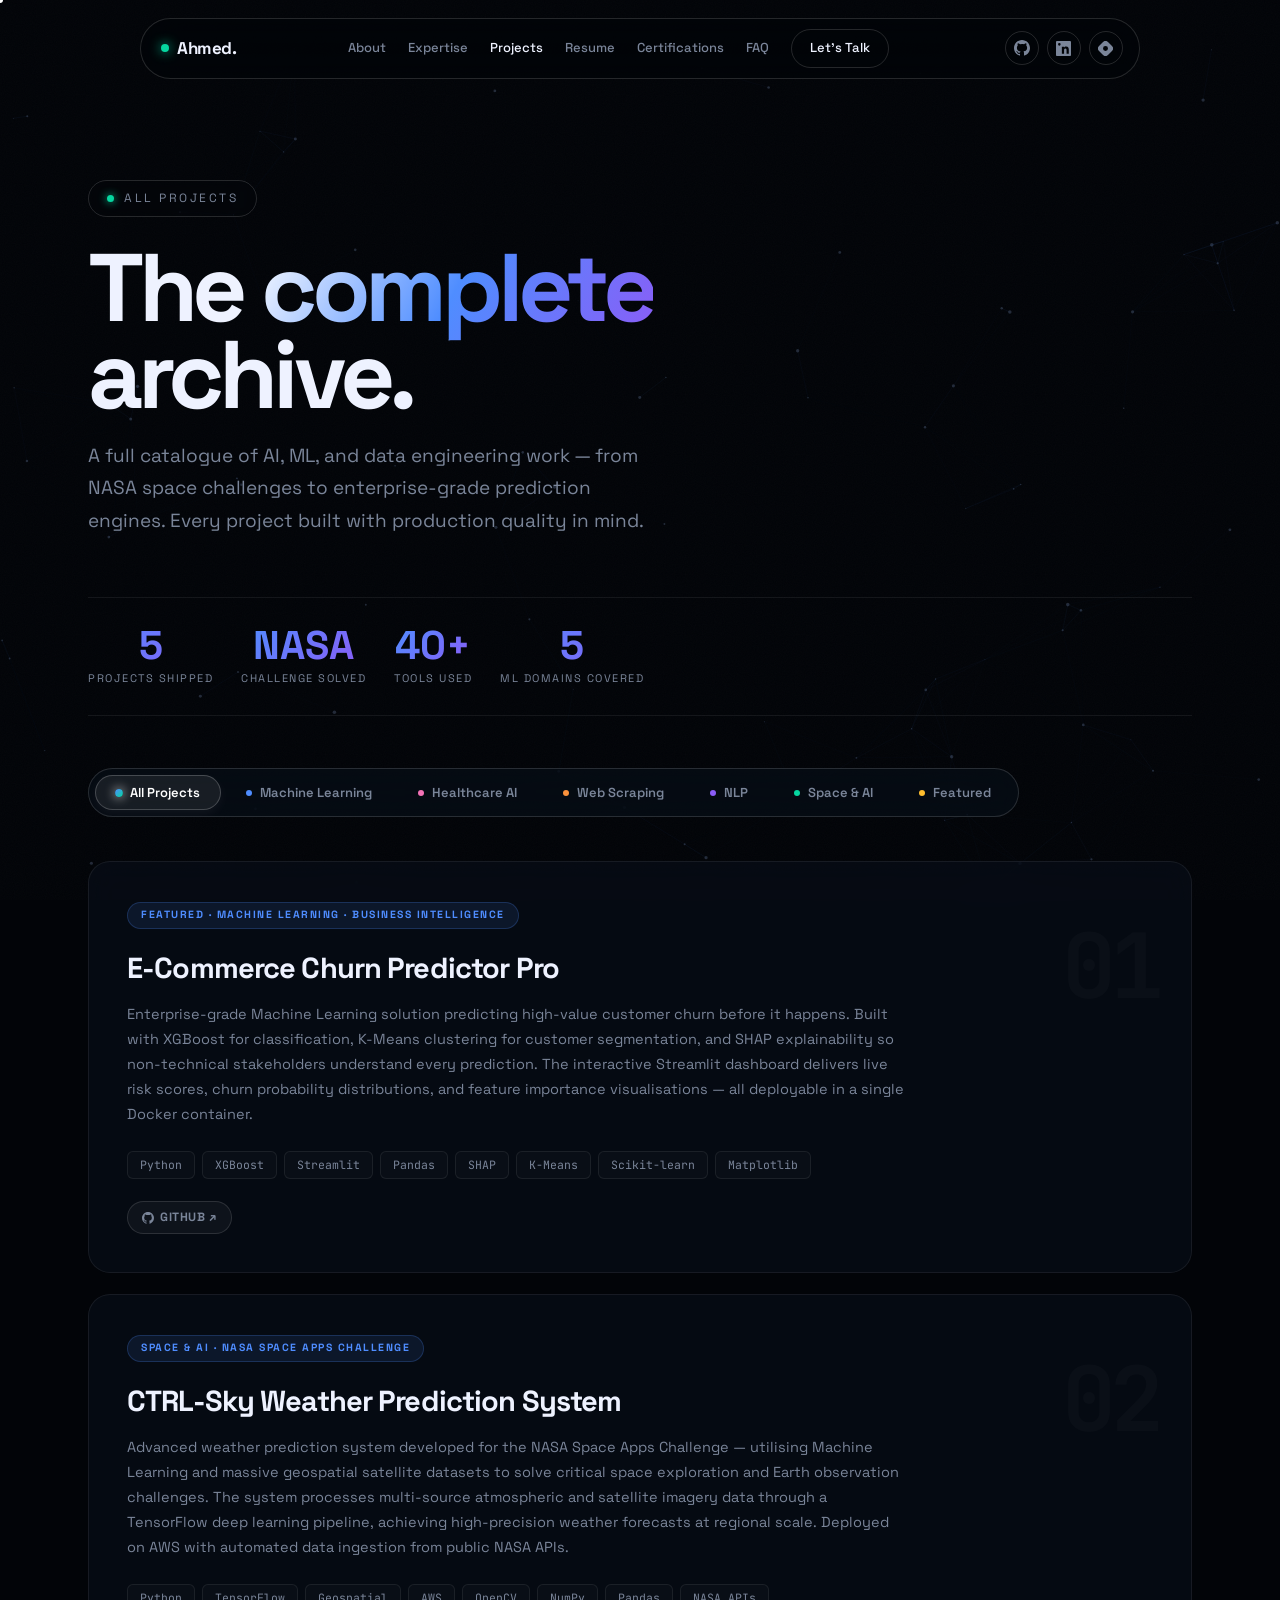
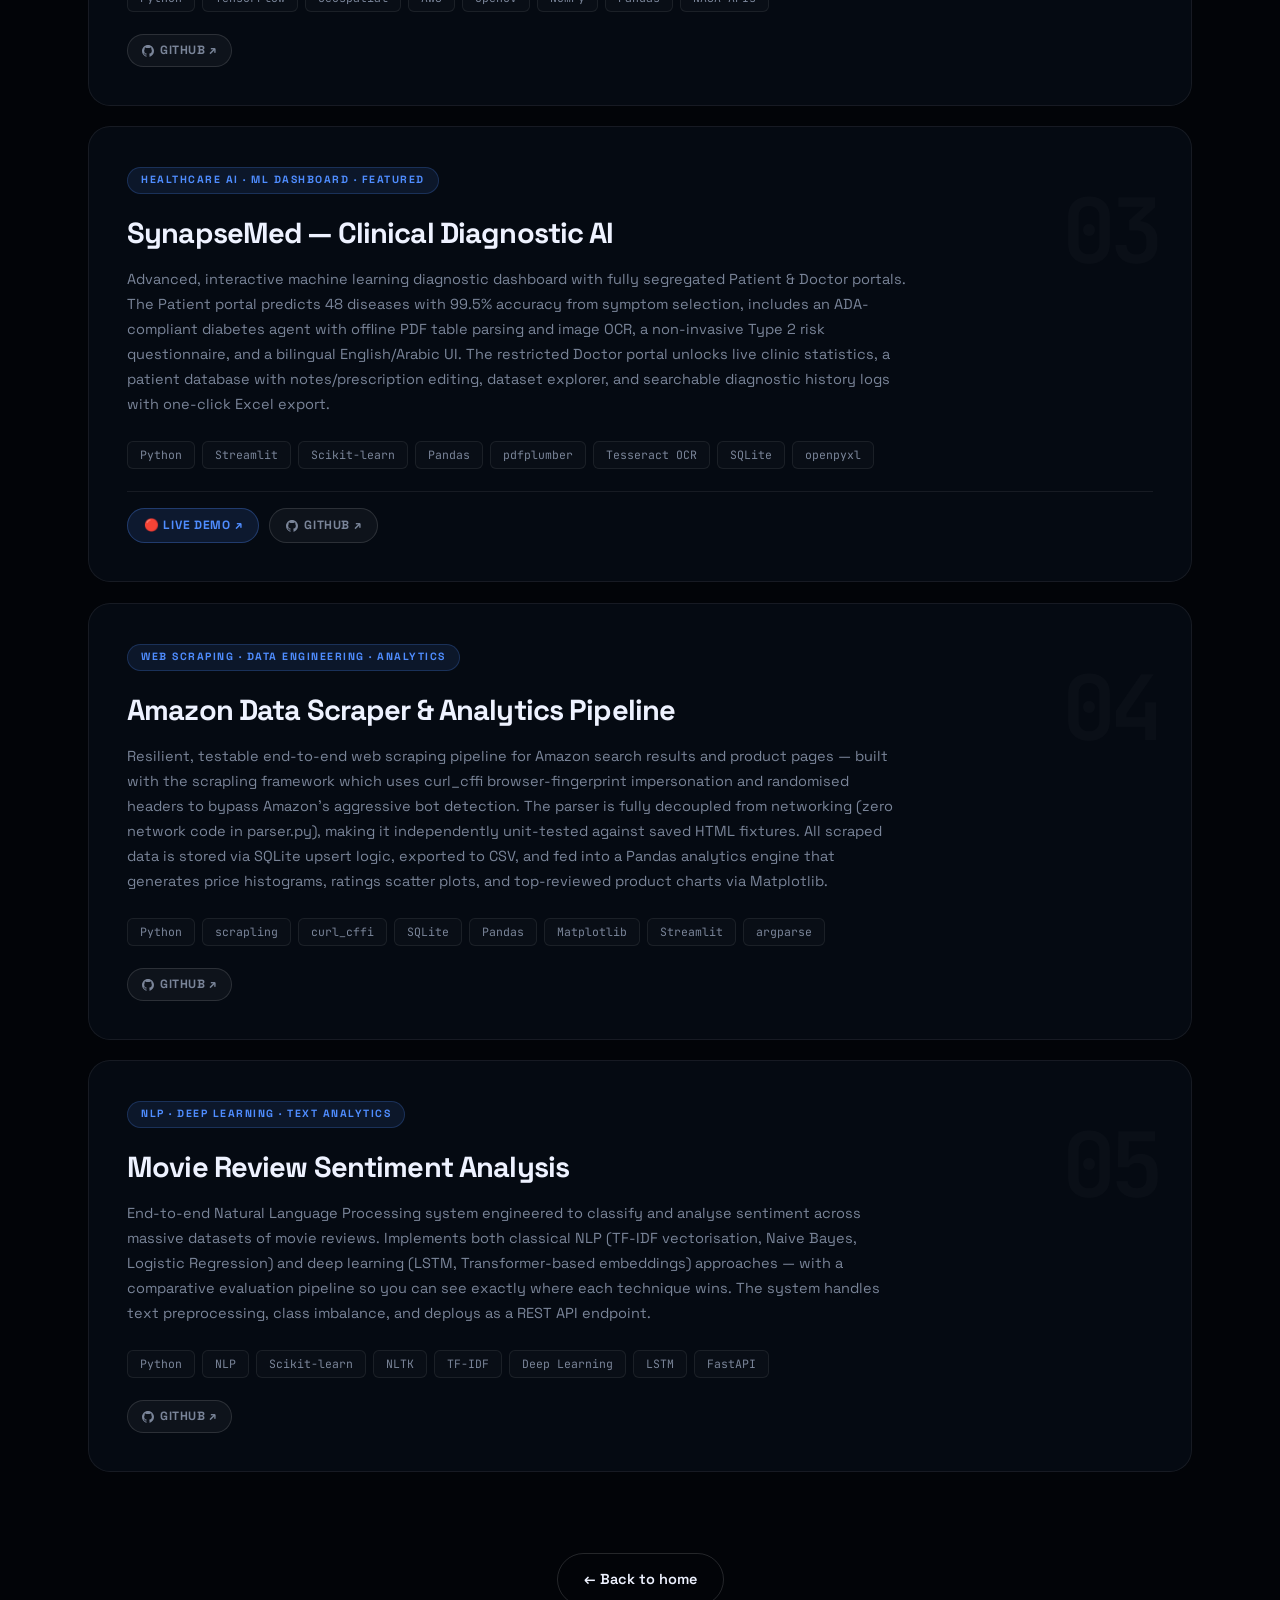
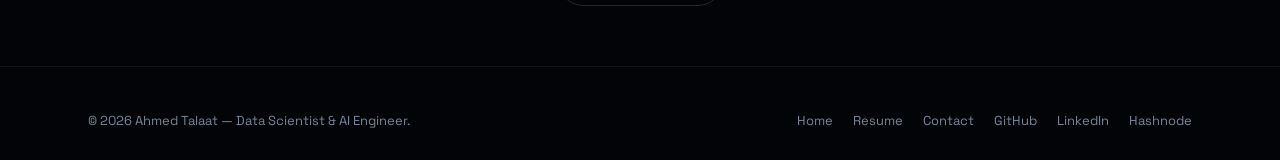
<file: projects.html>
<!DOCTYPE html>
<html lang="en">
<head>
  <meta charset="UTF-8" />
  <meta name="viewport" content="width=device-width, initial-scale=1.0" />
  <meta name="description" content="Ahmed Talaat — All AI, Machine Learning & Data Science projects. Complete archive." />
  <title>Ahmed Talaat — All Projects</title>

  <link rel="preconnect" href="https://fonts.googleapis.com" />
  <link rel="preconnect" href="https://fonts.gstatic.com" crossorigin />
  <link href="https://fonts.googleapis.com/css2?family=Space+Grotesk:wght@300;400;500;600;700&family=JetBrains+Mono:wght@300;400;500&display=swap" rel="stylesheet" />

  <style>
    :root{
      --bg:#020408;--bg-card:rgba(8,15,25,.65);--ink:#eef2ff;--muted:#7a8599;
      --border:rgba(255,255,255,.07);--border-hi:rgba(255,255,255,.14);
      --a1:#4f8dff;--a2:#8b5cf6;--a3:#06d6a0;
      --grad-main:linear-gradient(135deg,var(--a1),var(--a2));
      --font-head:'Space Grotesk',system-ui,sans-serif;
      --font-mono:'JetBrains Mono',monospace;
      --ease:cubic-bezier(.16,1,.3,1);--r:16px;--max:1160px;
    }
    *,*::before,*::after{margin:0;padding:0;box-sizing:border-box}
    html{scroll-behavior:smooth}
    body{background:var(--bg);color:var(--ink);font-family:var(--font-head);-webkit-font-smoothing:antialiased;overflow-x:hidden;line-height:1.6}
    ::selection{background:var(--a1);color:#000}
    a{color:inherit;text-decoration:none}
    ul{list-style:none}

    #bg-canvas{position:fixed;inset:0;z-index:0;pointer-events:none}
    .grain{position:fixed;inset:0;z-index:1;pointer-events:none;opacity:.025;background-image:url("data:image/svg+xml,%3Csvg xmlns='http://www.w3.org/2000/svg' width='180' height='180'%3E%3Cfilter id='n'%3E%3CfeTurbulence type='fractalNoise' baseFrequency='.9' numOctaves='4'/%3E%3C/filter%3E%3Crect width='100%25' height='100%25' filter='url(%23n)'/%3E%3C/svg%3E")}
    .prog-bar{position:fixed;top:0;left:0;height:2px;width:0;z-index:200;background:linear-gradient(90deg,var(--a1),var(--a2),var(--a3))}

    .c-dot{position:fixed;width:6px;height:6px;background:#fff;border-radius:50%;pointer-events:none;z-index:9999;will-change:transform;transform:translate(-50%,-50%)}
    .c-ring{position:fixed;width:38px;height:38px;border:1px solid rgba(79,141,255,.5);border-radius:50%;pointer-events:none;z-index:9998;will-change:transform;transform:translate(-50%,-50%);transition:width .3s var(--ease),height .3s var(--ease),border-color .3s,background .3s}
    .c-ring.big{width:62px;height:62px;background:rgba(79,141,255,.06);border-color:rgba(79,141,255,.25)}
    @media(hover:none){.c-dot,.c-ring{display:none}}

    .wrap{position:relative;z-index:2;max-width:var(--max);margin:0 auto;padding:0 28px}

    /* NAV */
    .nav-wrap{position:fixed;top:0;left:0;right:0;z-index:100;display:flex;justify-content:center;pointer-events:none;padding:18px 28px}
    nav{pointer-events:auto;width:100%;max-width:1000px;display:flex;align-items:center;justify-content:space-between;padding:10px 16px 10px 20px;background:rgba(2,4,8,.78);backdrop-filter:blur(24px);-webkit-backdrop-filter:blur(24px);border:1px solid var(--border-hi);border-radius:50px;gap:12px}
    .nav-logo{font-weight:700;font-size:17px;letter-spacing:-.4px;display:flex;align-items:center;gap:8px;flex-shrink:0}
    .dot-live{width:8px;height:8px;border-radius:50%;background:var(--a3);box-shadow:0 0 12px var(--a3);animation:pulse-live 2.4s ease infinite}
    @keyframes pulse-live{50%{transform:scale(1.5);opacity:.5}}
    .nav-links{display:flex;gap:22px;align-items:center}
    .nav-links a{font-size:13px;color:var(--muted);font-weight:500;transition:color .3s;white-space:nowrap}
    .nav-links a:hover,.nav-links a.nav-active{color:var(--ink)}

    /* Social icons in nav */
    .nav-socials{display:flex;gap:8px;align-items:center;margin-left:4px}
    .nav-social{
      display:inline-flex;align-items:center;justify-content:center;
      width:34px;height:34px;border-radius:50%;
      border:1px solid var(--border-hi);
      color:var(--muted);font-size:14px;
      transition:border-color .3s,color .3s,background .3s,transform .3s var(--ease);
    }
    .nav-social:hover{border-color:var(--ink);color:var(--ink);background:rgba(255,255,255,.06);transform:translateY(-2px)}
    .nav-cta{border:1px solid var(--border-hi);padding:8px 18px;border-radius:30px;color:var(--ink)!important;font-size:13px;font-weight:600;transition:background .3s,transform .3s var(--ease)}
    .nav-cta:hover{background:var(--ink);color:#000!important;transform:translateY(-2px)}
    .burger{display:none;flex-direction:column;gap:5px;cursor:pointer;background:none;border:0;z-index:90;flex-shrink:0}
    .burger span{width:22px;height:2px;background:var(--ink);border-radius:2px;transition:.35s var(--ease)}
    .burger.x span:nth-child(1){transform:translateY(7px) rotate(45deg)}
    .burger.x span:nth-child(2){opacity:0}
    .burger.x span:nth-child(3){transform:translateY(-7px) rotate(-45deg)}

    /* PAGE HEADER */
    .page-head{padding:180px 0 60px;position:relative;z-index:2}
    .eyebrow{display:inline-flex;align-items:center;gap:10px;font-size:12px;letter-spacing:2.5px;text-transform:uppercase;color:var(--muted);border:1px solid var(--border-hi);padding:8px 18px;border-radius:30px;margin-bottom:28px;backdrop-filter:blur(6px)}
    .eyebrow .live{width:7px;height:7px;border-radius:50%;background:var(--a3);box-shadow:0 0 8px var(--a3)}
    .page-head h1{font-size:clamp(44px,8vw,96px);font-weight:700;letter-spacing:-.055em;line-height:.9;margin-bottom:22px}
    .page-head h1 .grad{background:linear-gradient(120deg,#fff 0%,var(--a1) 50%,var(--a2) 100%);-webkit-background-clip:text;background-clip:text;-webkit-text-fill-color:transparent}
    .page-head p{color:var(--muted);font-size:clamp(16px,2vw,19px);max-width:560px;line-height:1.7}

    /* STATS ROW */
    .stats-row{display:flex;gap:28px;flex-wrap:wrap;padding:28px 0;border-top:1px solid var(--border);border-bottom:1px solid var(--border);margin-bottom:52px}
    .sr-stat{text-align:center}
    .sr-stat .v{font-size:clamp(28px,4vw,40px);font-weight:700;background:var(--grad-main);-webkit-background-clip:text;background-clip:text;-webkit-text-fill-color:transparent;line-height:1}
    .sr-stat .l{font-size:11px;color:var(--muted);letter-spacing:1.5px;text-transform:uppercase;margin-top:4px}

    /* ================================================================
       FILTER ROW (SEGMENTED CONTROL STYLE)
    ================================================================ */
    .filter-row {
      display: inline-flex;
      background: rgba(8, 15, 25, 0.6);
      border: 1px solid var(--border-hi);
      padding: 6px;
      border-radius: 40px;
      gap: 4px;
      margin-bottom: 44px;
      backdrop-filter: blur(16px);
      position: relative;
      flex-wrap: nowrap;
      overflow-x: auto;
      max-width: 100%;
      -webkit-overflow-scrolling: touch;
      align-items: center;
    }
    .filter-row::-webkit-scrollbar {
      display: none;
    }
    .f-btn {
      padding: 8px 20px;
      border-radius: 30px;
      font-size: 13px;
      font-weight: 600;
      cursor: pointer;
      border: 1px solid transparent;
      color: var(--muted);
      background: transparent;
      font-family: var(--font-head);
      transition: all 0.3s var(--ease);
      white-space: nowrap;
      display: inline-flex;
      align-items: center;
      gap: 8px;
      z-index: 1;
    }
    .f-btn:hover:not(.active) {
      color: var(--ink);
      background: rgba(255, 255, 255, 0.04);
    }
    
    /* Category indicator dot styling */
    .f-btn .dot {
      width: 6px;
      height: 6px;
      border-radius: 50%;
      display: inline-block;
      transition: transform 0.3s var(--ease), box-shadow 0.3s var(--ease);
    }
    .dot-all { background: linear-gradient(135deg, var(--a1), var(--a3)); box-shadow: 0 0 6px var(--a1); }
    .dot-ml { background: var(--a1); }
    .dot-nlp { background: var(--a2); }
    .dot-space { background: var(--a3); }
    .dot-featured { background: #ffbe2e; }
    .dot-healthcare { background: #f472b6; }
    .dot-scraping { background: #fb923c; }

    /* Active filter states with color matches and glowing drop shadows */
    .f-btn.active {
      color: #fff;
    }
    .f-btn.active[data-filter="all"] {
      background: rgba(255, 255, 255, 0.08);
      border-color: rgba(255, 255, 255, 0.2);
      box-shadow: 0 4px 12px rgba(255, 255, 255, 0.05);
    }
    .f-btn.active[data-filter="ml"] {
      background: rgba(79, 141, 255, 0.12);
      border-color: rgba(79, 141, 255, 0.4);
      box-shadow: 0 4px 15px rgba(79, 141, 255, 0.15);
    }
    .f-btn.active[data-filter="nlp"] {
      background: rgba(139, 92, 246, 0.12);
      border-color: rgba(139, 92, 246, 0.4);
      box-shadow: 0 4px 15px rgba(139, 92, 246, 0.15);
    }
    .f-btn.active[data-filter="space"] {
      background: rgba(6, 214, 160, 0.12);
      border-color: rgba(6, 214, 160, 0.4);
      box-shadow: 0 4px 15px rgba(6, 214, 160, 0.15);
    }
    .f-btn.active[data-filter="featured"] {
      background: rgba(255, 190, 46, 0.12);
      border-color: rgba(255, 190, 46, 0.4);
      box-shadow: 0 4px 15px rgba(255, 190, 46, 0.15);
    }
    .f-btn.active[data-filter="healthcare"] {
      background: rgba(244, 114, 182, 0.12);
      border-color: rgba(244, 114, 182, 0.4);
      box-shadow: 0 4px 15px rgba(244, 114, 182, 0.15);
    }
    .f-btn.active[data-filter="scraping"] {
      background: rgba(251, 146, 60, 0.12);
      border-color: rgba(251, 146, 60, 0.4);
      box-shadow: 0 4px 15px rgba(251, 146, 60, 0.15);
    }
    .f-btn.active .dot {
      transform: scale(1.3);
      box-shadow: 0 0 8px currentColor;
    }

    /* PROJECT CARDS — FULL LIST */
    .projects-list{display:flex;flex-direction:column;gap:20px;margin-bottom:80px}
    .proj{
      position:relative;display:flex;
      border:1px solid var(--border);border-radius:22px;
      padding:38px;background:var(--bg-card);backdrop-filter:blur(16px);overflow:hidden;
      transition:border-color .5s var(--ease),transform .5s var(--ease);
      will-change:transform;cursor:pointer;
    }
    .proj:hover{border-color:var(--border-hi);transform:translateY(-4px)}
    .proj .glow{position:absolute;top:var(--my,-200px);left:var(--mx,-200px);transform:translate(-50%,-50%);width:360px;height:360px;border-radius:50%;background:radial-gradient(circle,rgba(139,92,246,.13) 0%,transparent 60%);pointer-events:none;opacity:0;transition:opacity .5s}
    .proj:hover .glow{opacity:1}
    .proj-body{flex:1;position:relative;z-index:2}
    .proj-badge{display:inline-block;font-size:10.5px;font-weight:700;letter-spacing:1.5px;text-transform:uppercase;padding:4px 13px;border-radius:30px;background:rgba(79,141,255,.1);color:var(--a1);border:1px solid rgba(79,141,255,.22);margin-bottom:16px}
    .proj h3{font-size:clamp(20px,2.6vw,29px);font-weight:700;letter-spacing:-.03em;margin-bottom:11px}
    .proj p{color:var(--muted);font-size:14.5px;line-height:1.72;max-width:780px;margin-bottom:24px}
    .tech-tags{display:flex;flex-wrap:wrap;gap:7px;margin-bottom:22px}
    .tech-tags span{font-size:11.5px;font-family:var(--font-mono);padding:4px 12px;border:1px solid var(--border);border-radius:6px;color:var(--muted);background:rgba(255,255,255,.02)}
    .proj-link{display:inline-flex;align-items:center;gap:8px;font-size:13px;font-weight:600;color:var(--ink);padding-top:16px;border-top:1px solid var(--border);transition:color .3s,gap .3s var(--ease)}
    .proj:hover .proj-link{color:var(--a1);gap:12px}
    .proj-num{position:absolute;right:32px;top:32px;font-size:clamp(56px,8vw,90px);font-weight:700;color:rgba(255,255,255,.024);letter-spacing:-.06em;pointer-events:none;z-index:1;font-family:var(--font-mono)}

    /* BACK + FOOTER */
    .back-wrap{display:flex;justify-content:center;margin:40px 0 60px}
    .btn{display:inline-flex;align-items:center;gap:9px;padding:14px 26px;border-radius:50px;font-family:var(--font-head);font-size:14.5px;font-weight:600;cursor:pointer;border:0;transition:transform .35s var(--ease),box-shadow .35s,background .3s}
    .btn-outline{background:transparent;color:var(--ink);border:1px solid var(--border-hi)}
    .btn-outline:hover{border-color:var(--ink);transform:translateY(-3px)}
    footer{border-top:1px solid var(--border);padding:44px 0 28px;position:relative;z-index:2}
    .foot-inner{display:flex;justify-content:space-between;align-items:center;flex-wrap:wrap;gap:20px}
    .foot-copy{font-size:13px;color:var(--muted)}
    .foot-links{display:flex;gap:20px;flex-wrap:wrap}
    .foot-links a{font-size:13px;color:var(--muted);transition:color .3s}
    .foot-links a:hover{color:var(--ink)}

    /* Reveal */
    .reveal{opacity:0;transform:translateY(32px);transition:opacity .9s var(--ease),transform .9s var(--ease)}
    .reveal.in{opacity:1;transform:none}

    @media (max-width: 992px) {
      .wrap{padding:0 22px}
      .page-head{padding:150px 0 50px}
      .proj{padding:28px}
      .stats-row{gap:20px}
    }
    @media (max-width: 768px) {
      .wrap{padding:0 18px}
      body.menu-open{overflow:hidden}
      .nav-wrap{padding:8px 12px 12px}
      nav{padding:calc(16px + env(safe-area-inset-top)) 16px 12px 20px;border-radius:22px}
      .burger{display:flex;min-width:44px;min-height:44px;align-items:center;justify-content:center}
      .nav-socials{display:none}
      .nav-links{
        position:fixed;top:0;right:0;width:min(82vw,320px);height:100vh;background:rgba(2,4,8,.86);
        backdrop-filter:blur(24px);-webkit-backdrop-filter:blur(24px);
        display:flex;flex-direction:column;justify-content:center;align-items:flex-start;gap:24px;
        transform:translateX(100%);transition:transform .35s var(--ease),opacity .35s;z-index:80;
        padding:24px 24px calc(24px + env(safe-area-inset-bottom));
        box-shadow:-20px 0 60px rgba(0,0,0,.55);border-left:1px solid var(--border-hi);
      }
      .nav-links.open{transform:translateX(0)}
      .nav-links a{font-size:22px;min-height:44px;display:flex;align-items:center}
      .nav-cta{margin-top:20px;min-height:44px}
      .proj{padding:24px;flex-direction:column}
      .proj-num{right:18px;top:18px}
      .stats-row{gap:20px}
      .page-head{padding:130px 0 40px}
      .page-head h1{font-size:clamp(36px,11vw,58px)}
      .page-head p{font-size:16px}
      .filter-row{padding:5px 4px}
      .f-btn{min-height:44px}
      .nav-wrap.scrolled nav{padding:8px 12px;border-radius:20px}
      .nav-overlay{position:fixed;inset:0;background:rgba(2,4,8,.42);backdrop-filter:blur(10px);-webkit-backdrop-filter:blur(10px);z-index:70;opacity:0;pointer-events:none;transition:opacity .35s}
      .nav-overlay.show{opacity:1;pointer-events:auto}
    }
    @media (max-width: 420px) {
      .page-head{padding:120px 0 34px}
      .page-head h1{font-size:clamp(32px,10vw,48px)}
      .page-head p{font-size:15px}
      .proj{padding:20px}
      .proj-num{font-size:48px}
      .f-btn{padding:8px 14px}
    }
    @media(prefers-reduced-motion:reduce){*,.reveal{transition:none!important;animation:none!important}.reveal{opacity:1;transform:none}}
  </style>
</head>
<body>

<div class="prog-bar" id="progBar"></div>
<div class="grain"></div>
<canvas id="bg-canvas"></canvas>
<div class="c-dot" id="cDot"></div>
<div class="c-ring" id="cRing"></div>
<div class="nav-overlay" id="navOverlay"></div>

<!-- NAV -->
<div class="nav-wrap">
  <nav id="mainNav">
    <a href="index.html" class="nav-logo hover-mag">
      <span class="dot-live"></span>Ahmed.
    </a>
    <div class="nav-links" id="navLinks">
      <a href="index.html#about">About</a>
      <a href="index.html#expertise">Expertise</a>
      <a href="projects.html" class="nav-active">Projects</a>
      <a href="resume.html">Resume</a>
      <a href="certifications.html">Certifications</a>
      <a href="index.html#faq">FAQ</a>
      <a href="index.html#contact" class="nav-cta">Let's Talk</a>
    </div>
    <!-- GitHub + LinkedIn + Hashnode icons top-right -->
    <div class="nav-socials">
      <a href="https://github.com/a7med-Talaat" target="_blank" rel="noopener" class="nav-social" title="GitHub">
        <svg width="16" height="16" viewBox="0 0 24 24" fill="currentColor"><path d="M12 0C5.37 0 0 5.37 0 12c0 5.3 3.44 9.8 8.21 11.38.6.11.82-.26.82-.58v-2.03c-3.34.73-4.04-1.61-4.04-1.61-.54-1.38-1.33-1.75-1.33-1.75-1.09-.74.08-.73.08-.73 1.2.09 1.84 1.24 1.84 1.24 1.07 1.83 2.81 1.3 3.49 1 .11-.78.42-1.3.76-1.6-2.67-.3-5.47-1.33-5.47-5.93 0-1.31.47-2.38 1.24-3.22-.12-.3-.54-1.52.12-3.18 0 0 1.01-.32 3.3 1.23a11.5 11.5 0 013-.4c1.02.005 2.04.14 3 .4 2.28-1.55 3.29-1.23 3.29-1.23.66 1.66.24 2.88.12 3.18.77.84 1.24 1.91 1.24 3.22 0 4.61-2.81 5.63-5.48 5.92.43.37.82 1.1.82 2.22v3.29c0 .32.22.7.83.58C20.57 21.8 24 17.3 24 12c0-6.63-5.37-12-12-12z"/></svg>
      </a>
      <a href="https://linkedin.com/in/ahmed-talaat-at" target="_blank" rel="noopener" class="nav-social" title="LinkedIn">
        <svg width="15" height="15" viewBox="0 0 24 24" fill="currentColor"><path d="M20.45 20.45h-3.55v-5.57c0-1.33-.03-3.04-1.85-3.04-1.85 0-2.13 1.45-2.13 2.94v5.67H9.37V9h3.41v1.56h.05c.47-.9 1.63-1.85 3.36-1.85 3.6 0 4.26 2.36 4.26 5.44v6.3zM5.34 7.43a2.06 2.06 0 110-4.12 2.06 2.06 0 010 4.12zM3.57 20.45h3.55V9H3.57v11.45zM22.22 0H1.77C.8 0 0 .77 0 1.73v20.54C0 23.23.8 24 1.77 24h20.45C23.2 24 24 23.23 24 22.27V1.73C24 .77 23.2 0 22.22 0z"/></svg>
      </a>
      <a href="https://hashnode.com/@a7medtal3at" target="_blank" rel="noopener" class="nav-social" title="Hashnode">
        <svg width="15" height="15" viewBox="0 0 24 24" fill="currentColor"><path d="m22.351 8.019-6.37-6.37a5.63 5.63 0 0 0-7.962 0l-6.37 6.37a5.63 5.63 0 0 0 0 7.962l6.37 6.37a5.63 5.63 0 0 0 7.962 0l6.37-6.37a5.63 5.63 0 0 0 0-7.962zM12 15.953a3.953 3.953 0 1 1 0-7.906 3.953 3.953 0 0 1 0 7.906z"/></svg>
      </a>
    </div>
    <button class="burger" id="burger" aria-label="Toggle menu">
      <span></span><span></span><span></span>
    </button>
  </nav>
</div>

<!-- PAGE HEADER -->
<div class="wrap">
  <div class="page-head reveal">
    <div class="eyebrow"><span class="live"></span>All Projects</div>
    <h1>The <span class="grad">complete</span><br>archive.</h1>
    <p style="margin-top:20px">A full catalogue of AI, ML, and data engineering work — from NASA space challenges to enterprise-grade prediction engines. Every project built with production quality in mind.</p>
  </div>

  <!-- Stats -->
  <div class="stats-row reveal" style="transition-delay:.08s">
    <div class="sr-stat"><div class="v">5</div><div class="l">Projects shipped</div></div>
    <div class="sr-stat"><div class="v">NASA</div><div class="l">Challenge solved</div></div>
    <div class="sr-stat"><div class="v">40+</div><div class="l">Tools used</div></div>
    <div class="sr-stat"><div class="v">5</div><div class="l">ML domains covered</div></div>
  </div>

  <!-- FILTER TABS -->
  <div class="filter-row reveal" style="transition-delay:.12s" id="filterRow">
    <button class="f-btn active" data-filter="all"><span class="dot dot-all"></span>All Projects</button>
    <button class="f-btn" data-filter="ml"><span class="dot dot-ml"></span>Machine Learning</button>
    <button class="f-btn" data-filter="healthcare"><span class="dot dot-healthcare"></span>Healthcare AI</button>
    <button class="f-btn" data-filter="scraping"><span class="dot dot-scraping"></span>Web Scraping</button>
    <button class="f-btn" data-filter="nlp"><span class="dot dot-nlp"></span>NLP</button>
    <button class="f-btn" data-filter="space"><span class="dot dot-space"></span>Space &amp; AI</button>
    <button class="f-btn" data-filter="featured"><span class="dot dot-featured"></span>Featured</button>
  </div>

  <!-- ALL PROJECTS -->
  <div class="projects-list" id="projList">

    <!-- 01 -->
    <a href="https://github.com/a7med-Talaat/Churn-Prediction-Project" target="_blank" rel="noopener"
       class="proj reveal" data-tags="ml featured" id="p1">
      <div class="glow"></div>
      <div class="proj-num">01</div>
      <div class="proj-body">
        <div class="proj-badge">Featured · Machine Learning · Business Intelligence</div>
        <h3>E-Commerce Churn Predictor Pro</h3>
        <p>Enterprise-grade Machine Learning solution predicting high-value customer churn before it happens. Built with XGBoost for classification, K-Means clustering for customer segmentation, and SHAP explainability so non-technical stakeholders understand every prediction. The interactive Streamlit dashboard delivers live risk scores, churn probability distributions, and feature importance visualisations — all deployable in a single Docker container.</p>
        <div class="tech-tags">
          <span>Python</span><span>XGBoost</span><span>Streamlit</span>
          <span>Pandas</span><span>SHAP</span><span>K-Means</span>
          <span>Scikit-learn</span><span>Matplotlib</span>
        </div>
        <div class="proj-link" style="display:flex;align-items:center;gap:10px;flex-wrap:wrap;border-top:none;padding-top:0">
          <span style="display:inline-flex;align-items:center;gap:6px;padding:6px 14px;border-radius:30px;background:rgba(255,255,255,.04);border:1px solid rgba(255,255,255,.12);font-size:12px;font-weight:700;letter-spacing:.05em;text-transform:uppercase;color:var(--muted);transition:border-color .3s,color .3s" onmouseover="this.style.color='#eef2ff';this.style.borderColor='rgba(255,255,255,.3)'" onmouseout="this.style.color='var(--muted)';this.style.borderColor='rgba(255,255,255,.12)'">
            <svg width="12" height="12" viewBox="0 0 24 24" fill="currentColor"><path d="M12 0C5.37 0 0 5.37 0 12c0 5.3 3.44 9.8 8.21 11.38.6.11.82-.26.82-.58v-2.03c-3.34.73-4.04-1.61-4.04-1.61-.54-1.38-1.33-1.75-1.33-1.75-1.09-.74.08-.73.08-.73 1.2.09 1.84 1.24 1.84 1.24 1.07 1.83 2.81 1.3 3.49 1 .11-.78.42-1.3.76-1.6-2.67-.3-5.47-1.33-5.47-5.93 0-1.31.47-2.38 1.24-3.22-.12-.3-.54-1.52.12-3.18 0 0 1.01-.32 3.3 1.23a11.5 11.5 0 013-.4c1.02.005 2.04.14 3 .4 2.28-1.55 3.29-1.23 3.29-1.23.66 1.66.24 2.88.12 3.18.77.84 1.24 1.91 1.24 3.22 0 4.61-2.81 5.63-5.48 5.92.43.37.82 1.1.82 2.22v3.29c0 .32.22.7.83.58C20.57 21.8 24 17.3 24 12c0-6.63-5.37-12-12-12z"/></svg>
            GitHub ↗
          </span>
        </div>
      </div>
    </a>

    <!-- 02 -->
    <a href="https://github.com/a7med-Talaat/CTRL-Sky-weather-prediction-system-nasaa-space-apps-challenge-solution-" target="_blank" rel="noopener"
       class="proj reveal" data-tags="ml space featured" id="p2" style="transition-delay:.06s">
      <div class="glow"></div>
      <div class="proj-num">02</div>
      <div class="proj-body">
        <div class="proj-badge">Space & AI · NASA Space Apps Challenge</div>
        <h3>CTRL-Sky Weather Prediction System</h3>
        <p>Advanced weather prediction system developed for the NASA Space Apps Challenge — utilising Machine Learning and massive geospatial satellite datasets to solve critical space exploration and Earth observation challenges. The system processes multi-source atmospheric and satellite imagery data through a TensorFlow deep learning pipeline, achieving high-precision weather forecasts at regional scale. Deployed on AWS with automated data ingestion from public NASA APIs.</p>
        <div class="tech-tags">
          <span>Python</span><span>TensorFlow</span><span>Geospatial</span>
          <span>AWS</span><span>OpenCV</span><span>NumPy</span>
          <span>Pandas</span><span>NASA APIs</span>
        </div>
        <div class="proj-link" style="display:flex;align-items:center;gap:10px;flex-wrap:wrap;border-top:none;padding-top:0">
          <span style="display:inline-flex;align-items:center;gap:6px;padding:6px 14px;border-radius:30px;background:rgba(255,255,255,.04);border:1px solid rgba(255,255,255,.12);font-size:12px;font-weight:700;letter-spacing:.05em;text-transform:uppercase;color:var(--muted);transition:border-color .3s,color .3s" onmouseover="this.style.color='#eef2ff';this.style.borderColor='rgba(255,255,255,.3)'" onmouseout="this.style.color='var(--muted)';this.style.borderColor='rgba(255,255,255,.12)'">
            <svg width="12" height="12" viewBox="0 0 24 24" fill="currentColor"><path d="M12 0C5.37 0 0 5.37 0 12c0 5.3 3.44 9.8 8.21 11.38.6.11.82-.26.82-.58v-2.03c-3.34.73-4.04-1.61-4.04-1.61-.54-1.38-1.33-1.75-1.33-1.75-1.09-.74.08-.73.08-.73 1.2.09 1.84 1.24 1.84 1.24 1.07 1.83 2.81 1.3 3.49 1 .11-.78.42-1.3.76-1.6-2.67-.3-5.47-1.33-5.47-5.93 0-1.31.47-2.38 1.24-3.22-.12-.3-.54-1.52.12-3.18 0 0 1.01-.32 3.3 1.23a11.5 11.5 0 013-.4c1.02.005 2.04.14 3 .4 2.28-1.55 3.29-1.23 3.29-1.23.66 1.66.24 2.88.12 3.18.77.84 1.24 1.91 1.24 3.22 0 4.61-2.81 5.63-5.48 5.92.43.37.82 1.1.82 2.22v3.29c0 .32.22.7.83.58C20.57 21.8 24 17.3 24 12c0-6.63-5.37-12-12-12z"/></svg>
            GitHub ↗
          </span>
        </div>
      </div>
    </a>

    <!-- 03 -->
    <a href="https://synapsemed.streamlit.app/" target="_blank" rel="noopener"
       class="proj reveal" data-tags="ml healthcare featured" id="p3" style="transition-delay:.12s">
      <div class="glow"></div>
      <div class="proj-num">03</div>
      <div class="proj-body">
        <div class="proj-badge">Healthcare AI · ML Dashboard · Featured</div>
        <h3>SynapseMed — Clinical Diagnostic AI</h3>
        <p>Advanced, interactive machine learning diagnostic dashboard with fully segregated Patient &amp; Doctor portals. The Patient portal predicts 48 diseases with 99.5% accuracy from symptom selection, includes an ADA-compliant diabetes agent with offline PDF table parsing and image OCR, a non-invasive Type 2 risk questionnaire, and a bilingual English/Arabic UI. The restricted Doctor portal unlocks live clinic statistics, a patient database with notes/prescription editing, dataset explorer, and searchable diagnostic history logs with one-click Excel export.</p>
        <div class="tech-tags">
          <span>Python</span><span>Streamlit</span><span>Scikit-learn</span>
          <span>Pandas</span><span>pdfplumber</span><span>Tesseract OCR</span>
          <span>SQLite</span><span>openpyxl</span>
        </div>
        <div style="display:flex;align-items:center;gap:10px;flex-wrap:wrap;padding-top:16px;border-top:1px solid var(--border)">
          <span style="display:inline-flex;align-items:center;gap:6px;padding:7px 16px;border-radius:30px;background:rgba(79,141,255,.12);border:1px solid rgba(79,141,255,.3);font-size:12px;font-weight:700;letter-spacing:.06em;text-transform:uppercase;color:#4f8dff">🔴 Live Demo ↗</span>
          <span onclick="window.open('https://github.com/a7med-Talaat/SynapseMed','_blank');event.stopPropagation()" style="display:inline-flex;align-items:center;gap:6px;padding:7px 16px;border-radius:30px;background:rgba(255,255,255,.04);border:1px solid rgba(255,255,255,.12);font-size:12px;font-weight:700;letter-spacing:.05em;text-transform:uppercase;color:var(--muted);cursor:pointer;transition:border-color .3s,color .3s" onmouseover="this.style.color='#eef2ff';this.style.borderColor='rgba(255,255,255,.3)'" onmouseout="this.style.color='var(--muted)';this.style.borderColor='rgba(255,255,255,.12)'">
            <svg width="12" height="12" viewBox="0 0 24 24" fill="currentColor"><path d="M12 0C5.37 0 0 5.37 0 12c0 5.3 3.44 9.8 8.21 11.38.6.11.82-.26.82-.58v-2.03c-3.34.73-4.04-1.61-4.04-1.61-.54-1.38-1.33-1.75-1.33-1.75-1.09-.74.08-.73.08-.73 1.2.09 1.84 1.24 1.84 1.24 1.07 1.83 2.81 1.3 3.49 1 .11-.78.42-1.3.76-1.6-2.67-.3-5.47-1.33-5.47-5.93 0-1.31.47-2.38 1.24-3.22-.12-.3-.54-1.52.12-3.18 0 0 1.01-.32 3.3 1.23a11.5 11.5 0 013-.4c1.02.005 2.04.14 3 .4 2.28-1.55 3.29-1.23 3.29-1.23.66 1.66.24 2.88.12 3.18.77.84 1.24 1.91 1.24 3.22 0 4.61-2.81 5.63-5.48 5.92.43.37.82 1.1.82 2.22v3.29c0 .32.22.7.83.58C20.57 21.8 24 17.3 24 12c0-6.63-5.37-12-12-12z"/></svg>
            GitHub ↗
          </span>
        </div>
      </div>
    </a>

    <!-- 04 -->
    <a href="https://github.com/a7med-Talaat/Amazon-Data-Scraper" target="_blank" rel="noopener"
       class="proj reveal" data-tags="scraping ml" id="p4" style="transition-delay:.18s">
      <div class="glow"></div>
      <div class="proj-num">04</div>
      <div class="proj-body">
        <div class="proj-badge">Web Scraping · Data Engineering · Analytics</div>
        <h3>Amazon Data Scraper &amp; Analytics Pipeline</h3>
        <p>Resilient, testable end-to-end web scraping pipeline for Amazon search results and product pages — built with the scrapling framework which uses curl_cffi browser-fingerprint impersonation and randomised headers to bypass Amazon's aggressive bot detection. The parser is fully decoupled from networking (zero network code in parser.py), making it independently unit-tested against saved HTML fixtures. All scraped data is stored via SQLite upsert logic, exported to CSV, and fed into a Pandas analytics engine that generates price histograms, ratings scatter plots, and top-reviewed product charts via Matplotlib.</p>
        <div class="tech-tags">
          <span>Python</span><span>scrapling</span><span>curl_cffi</span>
          <span>SQLite</span><span>Pandas</span><span>Matplotlib</span>
          <span>Streamlit</span><span>argparse</span>
        </div>
        <div class="proj-link" style="display:flex;align-items:center;gap:10px;flex-wrap:wrap;border-top:none;padding-top:0">
          <span style="display:inline-flex;align-items:center;gap:6px;padding:6px 14px;border-radius:30px;background:rgba(255,255,255,.04);border:1px solid rgba(255,255,255,.12);font-size:12px;font-weight:700;letter-spacing:.05em;text-transform:uppercase;color:var(--muted);transition:border-color .3s,color .3s" onmouseover="this.style.color='#eef2ff';this.style.borderColor='rgba(255,255,255,.3)'" onmouseout="this.style.color='var(--muted)';this.style.borderColor='rgba(255,255,255,.12)'">
            <svg width="12" height="12" viewBox="0 0 24 24" fill="currentColor"><path d="M12 0C5.37 0 0 5.37 0 12c0 5.3 3.44 9.8 8.21 11.38.6.11.82-.26.82-.58v-2.03c-3.34.73-4.04-1.61-4.04-1.61-.54-1.38-1.33-1.75-1.33-1.75-1.09-.74.08-.73.08-.73 1.2.09 1.84 1.24 1.84 1.24 1.07 1.83 2.81 1.3 3.49 1 .11-.78.42-1.3.76-1.6-2.67-.3-5.47-1.33-5.47-5.93 0-1.31.47-2.38 1.24-3.22-.12-.3-.54-1.52.12-3.18 0 0 1.01-.32 3.3 1.23a11.5 11.5 0 013-.4c1.02.005 2.04.14 3 .4 2.28-1.55 3.29-1.23 3.29-1.23.66 1.66.24 2.88.12 3.18.77.84 1.24 1.91 1.24 3.22 0 4.61-2.81 5.63-5.48 5.92.43.37.82 1.1.82 2.22v3.29c0 .32.22.7.83.58C20.57 21.8 24 17.3 24 12c0-6.63-5.37-12-12-12z"/></svg>
            GitHub ↗
          </span>
        </div>
      </div>
    </a>

    <!-- 05 -->
    <a href="https://github.com/a7med-Talaat/movie-review-sentiment-analysis" target="_blank" rel="noopener"
       class="proj reveal" data-tags="nlp ml" id="p5" style="transition-delay:.24s">
      <div class="glow"></div>
      <div class="proj-num">05</div>
      <div class="proj-body">
        <div class="proj-badge">NLP · Deep Learning · Text Analytics</div>
        <h3>Movie Review Sentiment Analysis</h3>
        <p>End-to-end Natural Language Processing system engineered to classify and analyse sentiment across massive datasets of movie reviews. Implements both classical NLP (TF-IDF vectorisation, Naive Bayes, Logistic Regression) and deep learning (LSTM, Transformer-based embeddings) approaches — with a comparative evaluation pipeline so you can see exactly where each technique wins. The system handles text preprocessing, class imbalance, and deploys as a REST API endpoint.</p>
        <div class="tech-tags">
          <span>Python</span><span>NLP</span><span>Scikit-learn</span>
          <span>NLTK</span><span>TF-IDF</span><span>Deep Learning</span>
          <span>LSTM</span><span>FastAPI</span>
        </div>
        <div class="proj-link" style="display:flex;align-items:center;gap:10px;flex-wrap:wrap;border-top:none;padding-top:0">
          <span style="display:inline-flex;align-items:center;gap:6px;padding:6px 14px;border-radius:30px;background:rgba(255,255,255,.04);border:1px solid rgba(255,255,255,.12);font-size:12px;font-weight:700;letter-spacing:.05em;text-transform:uppercase;color:var(--muted);transition:border-color .3s,color .3s" onmouseover="this.style.color='#eef2ff';this.style.borderColor='rgba(255,255,255,.3)'" onmouseout="this.style.color='var(--muted)';this.style.borderColor='rgba(255,255,255,.12)'">
            <svg width="12" height="12" viewBox="0 0 24 24" fill="currentColor"><path d="M12 0C5.37 0 0 5.37 0 12c0 5.3 3.44 9.8 8.21 11.38.6.11.82-.26.82-.58v-2.03c-3.34.73-4.04-1.61-4.04-1.61-.54-1.38-1.33-1.75-1.33-1.75-1.09-.74.08-.73.08-.73 1.2.09 1.84 1.24 1.84 1.24 1.07 1.83 2.81 1.3 3.49 1 .11-.78.42-1.3.76-1.6-2.67-.3-5.47-1.33-5.47-5.93 0-1.31.47-2.38 1.24-3.22-.12-.3-.54-1.52.12-3.18 0 0 1.01-.32 3.3 1.23a11.5 11.5 0 013-.4c1.02.005 2.04.14 3 .4 2.28-1.55 3.29-1.23 3.29-1.23.66 1.66.24 2.88.12 3.18.77.84 1.24 1.91 1.24 3.22 0 4.61-2.81 5.63-5.48 5.92.43.37.82 1.1.82 2.22v3.29c0 .32.22.7.83.58C20.57 21.8 24 17.3 24 12c0-6.63-5.37-12-12-12z"/></svg>
            GitHub ↗
          </span>
        </div>
      </div>
    </a>
  </div>

  <div class="back-wrap reveal" style="transition-delay:.2s">
    <a href="index.html" class="btn btn-outline">← Back to home</a>
  </div>
</div>

<!-- FOOTER -->
<footer>
  <div class="wrap">
    <div class="foot-inner">
      <span class="foot-copy">© <span id="yr"></span> Ahmed Talaat — Data Scientist & AI Engineer.</span>
      <div class="foot-links">
        <a href="index.html">Home</a>
        <a href="resume.html">Resume</a>
        <a href="index.html#contact">Contact</a>
        <a href="https://github.com/a7med-Talaat" target="_blank" rel="noopener">GitHub</a>
        <a href="https://linkedin.com/in/ahmed-talaat-at" target="_blank" rel="noopener">LinkedIn</a>
        <a href="https://hashnode.com/@a7medtal3at" target="_blank" rel="noopener">Hashnode</a>
      </div>
    </div>
  </div>
</footer>

<script>
(function(){
  'use strict';
  document.getElementById('yr').textContent = new Date().getFullYear();

  /* Progress */
  var pb=document.getElementById('progBar');
  window.addEventListener('scroll',function(){
    var st=document.documentElement.scrollTop, h=document.documentElement.scrollHeight-document.documentElement.clientHeight;
    if(pb) pb.style.width=(h>0?st/h*100:0)+'%';
  },{passive:true});

  /* Cursor */
  var cDot=document.getElementById('cDot'),cRing=document.getElementById('cRing');
  var mx=-300,my=-300,rx=-300,ry=-300;
  if(cDot&&cRing){
    window.addEventListener('mousemove',function(e){mx=e.clientX;my=e.clientY;cDot.style.left=mx+'px';cDot.style.top=my+'px';},{passive:true});
    (function loop(){rx+=(mx-rx)*.14;ry+=(my-ry)*.14;cRing.style.left=rx+'px';cRing.style.top=ry+'px';requestAnimationFrame(loop);})();
  }

  /* Canvas */
  var canvas=document.getElementById('bg-canvas');
  if(canvas){
    var ctx=canvas.getContext('2d',{alpha:false});
    var W,H,particles=[],mouse={x:-1000,y:-1000};
    function resize(){W=canvas.width=window.innerWidth;H=canvas.height=window.innerHeight;}
    window.addEventListener('resize',resize,{passive:true});resize();
    window.addEventListener('mousemove',function(e){mouse.x=e.clientX;mouse.y=e.clientY;},{passive:true});
    var count=Math.min(Math.floor(W/14),110);
    for(var i=0;i<count;i++) particles.push({x:Math.random()*W,y:Math.random()*H,vx:(Math.random()-.5)*.18,vy:(Math.random()-.5)*.18,r:Math.random()*1.4+.4});
    function draw(){
      ctx.fillStyle='#020408';ctx.fillRect(0,0,W,H);
      for(var i=0;i<particles.length;i++){
        var p=particles[i];p.x+=p.vx;p.y+=p.vy;
        if(p.x<0||p.x>W)p.vx*=-1;if(p.y<0||p.y>H)p.vy*=-1;
        ctx.beginPath();ctx.arc(p.x,p.y,p.r,0,Math.PI*2);
        ctx.fillStyle='rgba(120,140,180,.28)';ctx.fill();
        for(var j=i+1;j<particles.length;j++){
          var q=particles[j],dx=p.x-q.x,dy=p.y-q.y,d=Math.sqrt(dx*dx+dy*dy);
          if(d<140){ctx.beginPath();ctx.strokeStyle='rgba(79,141,255,'+(0.1*(1-d/140))+')';ctx.lineWidth=.5;ctx.moveTo(p.x,p.y);ctx.lineTo(q.x,q.y);ctx.stroke();}
        }
        var mdx=p.x-mouse.x,mdy=p.y-mouse.y,md=Math.sqrt(mdx*mdx+mdy*mdy);
        if(md<200){ctx.beginPath();ctx.strokeStyle='rgba(6,214,160,'+(1-md/200)*.3+')';ctx.lineWidth=1;ctx.moveTo(p.x,p.y);ctx.lineTo(mouse.x,mouse.y);ctx.stroke();p.x-=mdx*.005;p.y-=mdy*.005;}
      }
      requestAnimationFrame(draw);
    }
    draw();
  }

  /* Card glow + tilt */
  document.querySelectorAll('.proj').forEach(function(card){
    var glow=card.querySelector('.glow');
    card.addEventListener('mousemove',function(e){
      var rect=card.getBoundingClientRect();
      var x=e.clientX-rect.left,y=e.clientY-rect.top;
      if(glow){card.style.setProperty('--mx',x+'px');card.style.setProperty('--my',y+'px');}
      var cx=rect.width/2,cy=rect.height/2;
      card.style.transform='perspective(1000px) rotateX('+((y-cy)/cy*-1.5)+'deg) rotateY('+((x-cx)/cx*1.5)+'deg) translateY(-4px)';
    },{passive:true});
    card.addEventListener('mouseleave',function(){
      card.style.transition='transform .5s var(--ease)';
      card.style.transform='';
      setTimeout(function(){card.style.transition='';},500);
    });
  });

  /* Reveal */
  var io=new IntersectionObserver(function(es){es.forEach(function(e){if(e.isIntersecting){e.target.classList.add('in');io.unobserve(e.target);}});},{threshold:.08});
  document.querySelectorAll('.reveal').forEach(function(el){io.observe(el);});
  setTimeout(function(){document.querySelectorAll('.page-head.reveal').forEach(function(el){el.classList.add('in');});},80);

  /* Filter */
  var filterBtns=document.querySelectorAll('.f-btn');
  var projs=document.querySelectorAll('.proj');
  filterBtns.forEach(function(btn){
    btn.addEventListener('click',function(){
      filterBtns.forEach(function(b){b.classList.remove('active');});
      btn.classList.add('active');
      var f=btn.dataset.filter;
      projs.forEach(function(p){
        var tags=(p.dataset.tags||'').split(' ');
        if(f==='all'||tags.indexOf(f)!==-1){
          p.style.display='';
          p.style.opacity='1';
        } else {
          p.style.display='none';
        }
      });
    });
  });

  /* Mobile nav */
  var burger=document.getElementById('burger'),navLinks=document.getElementById('navLinks'),navOverlay=document.getElementById('navOverlay'),navWrap=document.querySelector('.nav-wrap');
  function setMenuOpen(open){
    if(!burger || !navLinks) return;
    burger.classList.toggle('x', open);
    navLinks.classList.toggle('open', open);
    document.body.classList.toggle('menu-open', open);
    if(navOverlay) navOverlay.classList.toggle('show', open);
  }
  if(burger&&navLinks){
    burger.addEventListener('click',function(){setMenuOpen(!navLinks.classList.contains('open'));});
    navLinks.querySelectorAll('a').forEach(function(a){a.addEventListener('click',function(){setMenuOpen(false);});});
    if(navOverlay) navOverlay.addEventListener('click',function(){setMenuOpen(false);});
    window.addEventListener('resize',function(){if(window.innerWidth>768) setMenuOpen(false);},{passive:true});
  }
  window.addEventListener('scroll', function(){ if(navWrap) navWrap.classList.toggle('scrolled', window.scrollY > 8); }, {passive:true});
})();
</script>
</body>
</html>
</file>
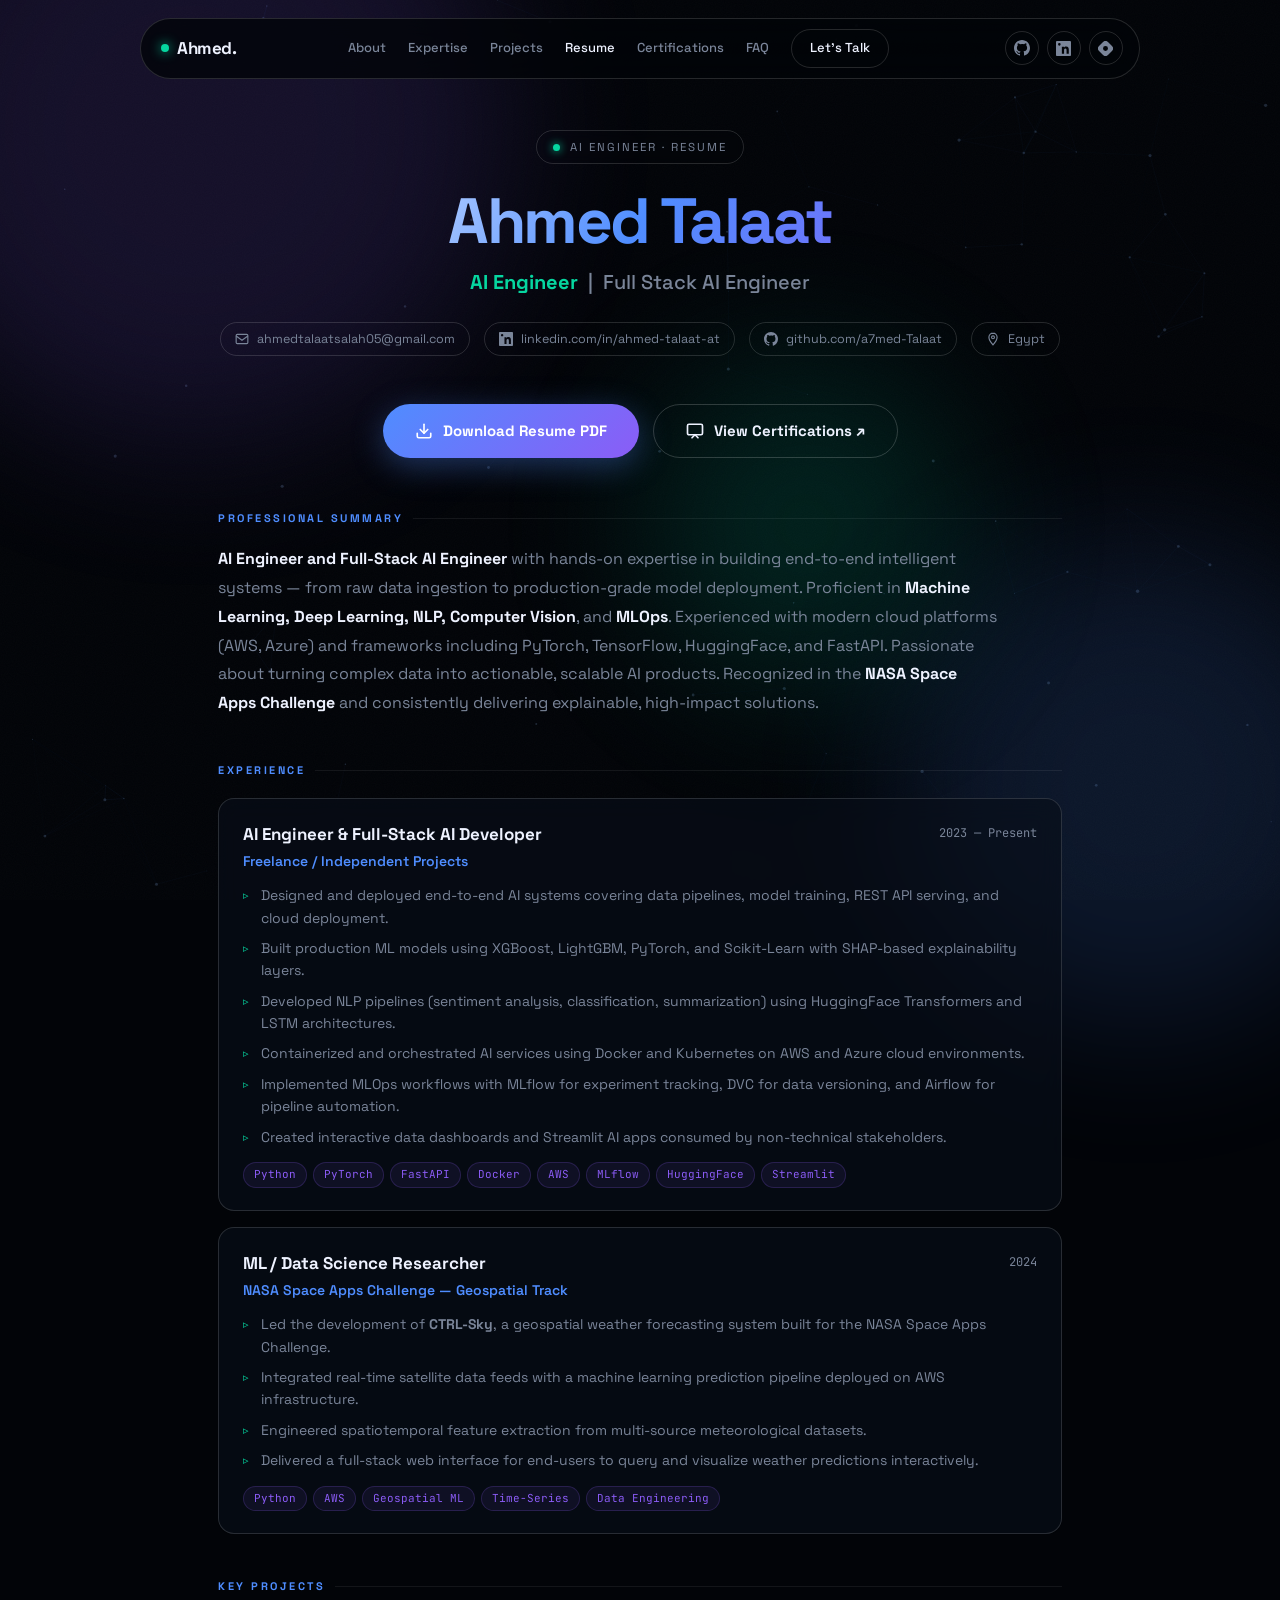
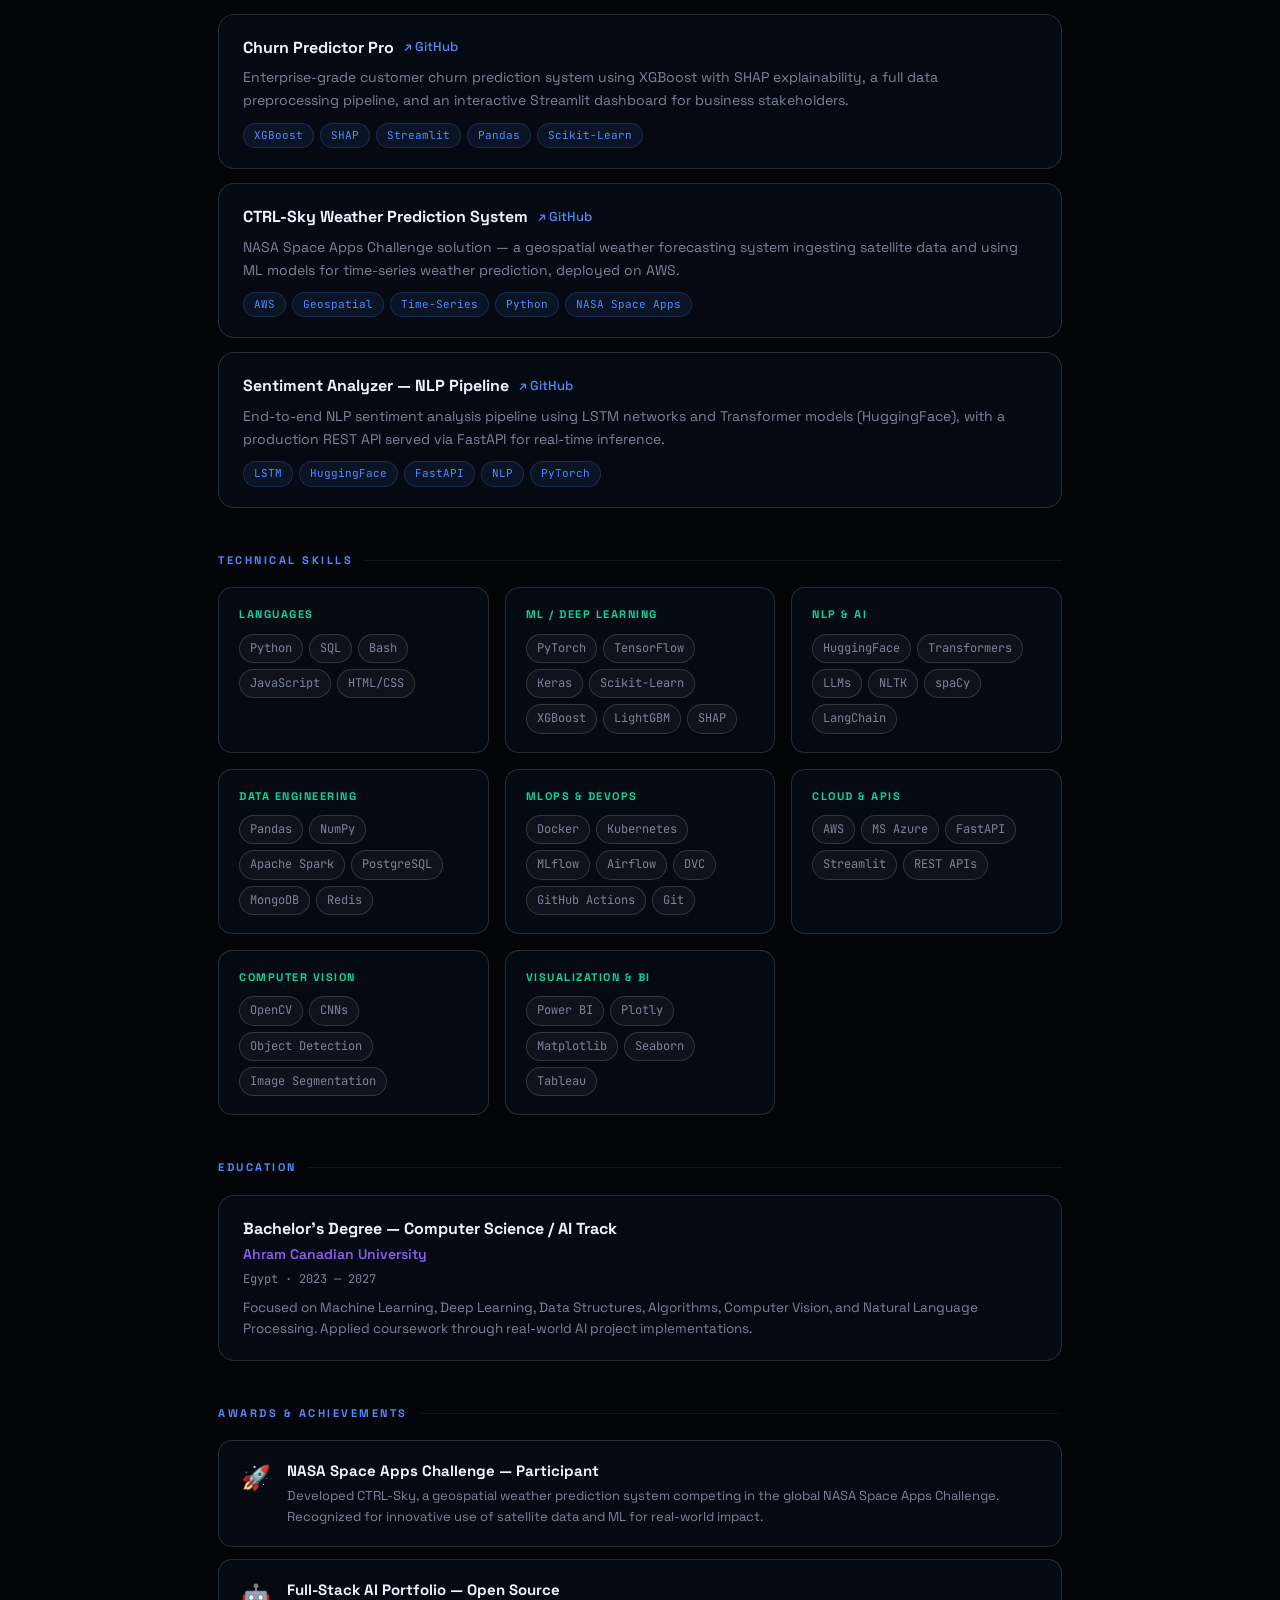
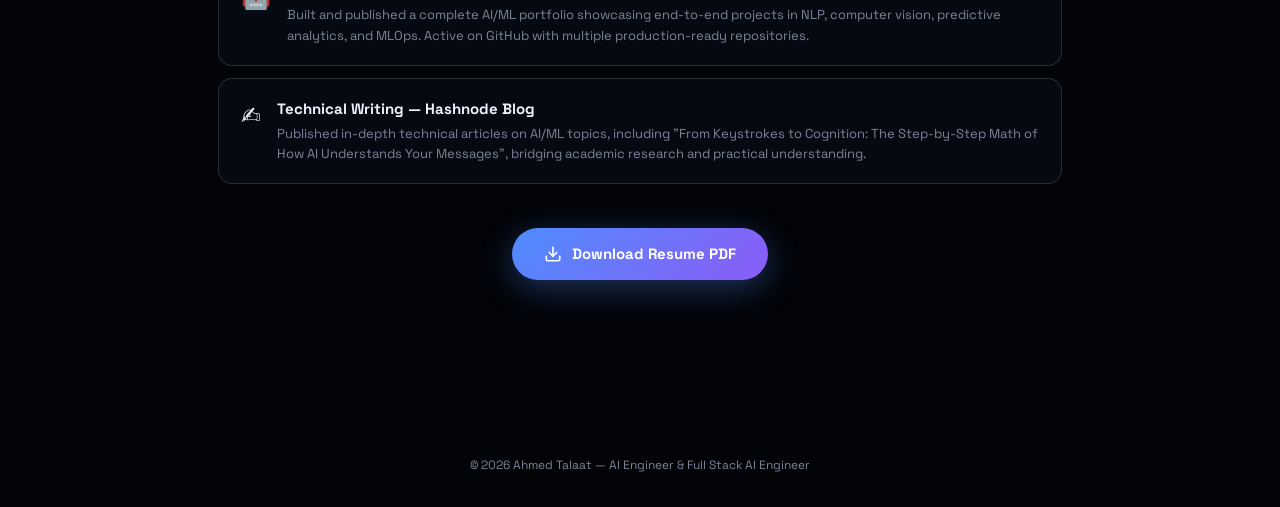
<file: resume.html>
<!DOCTYPE html>
<html lang="en">
<head>
  <meta charset="UTF-8" />
  <meta name="viewport" content="width=device-width, initial-scale=1.0" />
  <meta name="description" content="Ahmed Talaat — AI Engineer & Full-Stack AI Engineer Resume. Skills, experience, education, and projects." />
  <title>Ahmed Talaat — Resume</title>
  <link rel="preconnect" href="https://fonts.googleapis.com" />
  <link rel="preconnect" href="https://fonts.gstatic.com" crossorigin />
  <link href="https://fonts.googleapis.com/css2?family=Space+Grotesk:wght@300;400;500;600;700&family=JetBrains+Mono:wght@300;400;500&display=swap" rel="stylesheet" />

  <style>
    :root{
      --bg:#020408;--ink:#eef2ff;--muted:#7a8599;
      --border:rgba(255,255,255,.07);--border-hi:rgba(255,255,255,.14);
      --a1:#4f8dff;--a2:#8b5cf6;--a3:#06d6a0;
      --font-head:'Space Grotesk',system-ui,sans-serif;
      --font-mono:'JetBrains Mono',monospace;
      --ease:cubic-bezier(.16,1,.3,1);
    }
    *,*::before,*::after{margin:0;padding:0;box-sizing:border-box}
    html{scroll-behavior:smooth}
    body{
      background:var(--bg);
      color:var(--ink);
      font-family:var(--font-head);
      -webkit-font-smoothing:antialiased;
      overflow-x:hidden;
      line-height:1.6;
    }
    a{color:inherit;text-decoration:none}

    /* Canvas & Grain */
    #bg-canvas{position:fixed;inset:0;z-index:0;pointer-events:none}
    .grain{position:fixed;inset:0;z-index:1;pointer-events:none;opacity:.025;background-image:url("data:image/svg+xml,%3Csvg xmlns='http://www.w3.org/2000/svg' width='180' height='180'%3E%3Cfilter id='n'%3E%3CfeTurbulence type='fractalNoise' baseFrequency='.9' numOctaves='4'/%3E%3C/filter%3E%3Crect width='100%25' height='100%25' filter='url(%23n)'/%3E%3C/svg%3E")}

    /* Glowing orbs */
    .orb{position:fixed;border-radius:50%;filter:blur(80px);pointer-events:none;opacity:.14;z-index:0}
    .orb1{width:50vw;height:50vw;background:var(--a2);top:-15vw;left:-10vw;animation:float1 20s ease-in-out infinite alternate}
    .orb2{width:38vw;height:38vw;background:var(--a1);bottom:-10vw;right:-8vw;animation:float2 26s ease-in-out infinite alternate}
    .orb3{width:26vw;height:26vw;background:var(--a3);top:40%;left:50%;animation:float3 18s ease-in-out infinite alternate}
    @keyframes float1{to{transform:translate(8vw,12vw) scale(1.1)}}
    @keyframes float2{to{transform:translate(-8vw,-9vw) scale(1.08)}}
    @keyframes float3{to{transform:translate(-12vw,5vw) scale(.85)}}

    /* NAV */
    .nav-wrap{position:fixed;top:0;left:0;right:0;z-index:100;display:flex;justify-content:center;pointer-events:none;padding:18px 28px}
    nav{pointer-events:auto;width:100%;max-width:1000px;display:flex;align-items:center;justify-content:space-between;padding:10px 16px 10px 20px;background:rgba(2,4,8,.78);backdrop-filter:blur(24px);-webkit-backdrop-filter:blur(24px);border:1px solid var(--border-hi);border-radius:50px;gap:12px}
    .nav-logo{font-weight:700;font-size:17px;letter-spacing:-.4px;display:flex;align-items:center;gap:8px;flex-shrink:0}
    .dot-live{width:8px;height:8px;border-radius:50%;background:var(--a3);box-shadow:0 0 12px var(--a3);animation:pulse-live 2.4s ease infinite}
    @keyframes pulse-live{50%{transform:scale(1.5);opacity:.5}}
    .nav-links{display:flex;gap:22px;align-items:center}
    .nav-links a{font-size:13px;color:var(--muted);font-weight:500;transition:color .3s;white-space:nowrap}
    .nav-links a:hover,.nav-links a.nav-active{color:var(--ink)}
    .nav-socials{display:flex;gap:8px;align-items:center;margin-left:4px}
    .nav-social{display:inline-flex;align-items:center;justify-content:center;width:34px;height:34px;border-radius:50%;border:1px solid var(--border-hi);color:var(--muted);font-size:14px;transition:border-color .3s,color .3s,background .3s,transform .3s var(--ease)}
    .nav-social:hover{border-color:var(--ink);color:var(--ink);background:rgba(255,255,255,.06);transform:translateY(-2px)}
    .nav-cta{border:1px solid var(--border-hi);padding:8px 18px;border-radius:30px;color:var(--ink)!important;font-size:13px;font-weight:600;transition:background .3s,transform .3s var(--ease)}
    .nav-cta:hover{background:var(--ink);color:#000!important;transform:translateY(-2px)}
    .burger{display:none;flex-direction:column;gap:5px;cursor:pointer;background:none;border:0;z-index:90;flex-shrink:0}
    .burger span{width:22px;height:2px;background:var(--ink);border-radius:2px;transition:.35s var(--ease)}
    .burger.x span:nth-child(1){transform:translateY(7px) rotate(45deg)}
    .burger.x span:nth-child(2){opacity:0}
    .burger.x span:nth-child(3){transform:translateY(-7px) rotate(-45deg)}

    /* PAGE WRAPPER */
    .page{position:relative;z-index:2;max-width:900px;margin:0 auto;padding:130px 28px 80px}

    /* PAGE HEADER */
    .resume-header{text-align:center;margin-bottom:48px}
    .eyebrow-badge{display:inline-flex;align-items:center;gap:10px;font-size:11.5px;letter-spacing:2px;text-transform:uppercase;color:var(--muted);border:1px solid var(--border-hi);padding:7px 16px;border-radius:30px;margin-bottom:24px;backdrop-filter:blur(6px)}
    .eyebrow-badge .live-dot{width:7px;height:7px;border-radius:50%;background:var(--a3);box-shadow:0 0 8px var(--a3);animation:pulse-live 2.4s ease infinite}
    .resume-name{font-size:clamp(36px,6vw,64px);font-weight:700;letter-spacing:-.04em;line-height:1.05;margin-bottom:10px;background:linear-gradient(120deg,#fff 0%,var(--a1) 50%,var(--a2) 100%);-webkit-background-clip:text;background-clip:text;-webkit-text-fill-color:transparent}
    .resume-role{font-size:clamp(15px,2.2vw,20px);color:var(--muted);margin-bottom:24px;font-weight:500}
    .resume-role strong{color:var(--a3)}
    .resume-contacts{display:flex;flex-wrap:wrap;gap:14px;justify-content:center;margin-bottom:32px}
    .contact-chip{display:inline-flex;align-items:center;gap:8px;font-size:12.5px;color:var(--muted);border:1px solid var(--border-hi);padding:6px 14px;border-radius:20px;transition:color .3s,border-color .3s}
    .contact-chip:hover{color:var(--ink);border-color:var(--a1)}
    .contact-chip svg{flex-shrink:0}

    /* DOWNLOAD BUTTON */
    .dl-btn-wrap{display:flex;justify-content:center;margin-bottom:52px}
    .dl-btn{display:inline-flex;align-items:center;gap:10px;padding:14px 32px;background:linear-gradient(135deg,var(--a1),var(--a2));color:#fff;border:0;border-radius:50px;font-family:var(--font-head);font-size:15px;font-weight:700;cursor:pointer;text-decoration:none;transition:transform .35s var(--ease),box-shadow .35s;box-shadow:0 8px 32px rgba(79,141,255,.35)}
    .dl-btn:hover{transform:translateY(-3px);box-shadow:0 14px 48px rgba(79,141,255,.5)}
    .dl-btn svg{width:18px;height:18px;flex-shrink:0}

    /* SECTION */
    .rs{margin-bottom:44px}
    .rs-title{font-size:11px;letter-spacing:2.5px;text-transform:uppercase;color:var(--a1);font-weight:700;margin-bottom:18px;display:flex;align-items:center;gap:10px}
    .rs-title::after{content:"";flex:1;height:1px;background:var(--border)}

    /* SUMMARY */
    .summary-text{font-size:16px;line-height:1.8;color:var(--muted);max-width:780px}
    .summary-text strong{color:var(--ink)}

    /* EXPERIENCE */
    .exp-item{position:relative;padding:22px 24px;background:rgba(8,15,25,.65);border:1px solid var(--border-hi);border-radius:16px;margin-bottom:16px;backdrop-filter:blur(12px);transition:border-color .3s,transform .3s var(--ease)}
    .exp-item:hover{border-color:rgba(79,141,255,.3);transform:translateY(-2px)}
    .exp-top{display:flex;justify-content:space-between;align-items:flex-start;gap:16px;flex-wrap:wrap;margin-bottom:8px}
    .exp-role{font-size:17px;font-weight:700;color:var(--ink)}
    .exp-company{font-size:14px;color:var(--a1);font-weight:600;margin-top:2px}
    .exp-date{font-size:12px;color:var(--muted);font-family:var(--font-mono);white-space:nowrap;padding-top:3px}
    .exp-bullets{list-style:none;margin-top:12px;display:flex;flex-direction:column;gap:8px}
    .exp-bullets li{font-size:14px;color:var(--muted);padding-left:18px;position:relative;line-height:1.6}
    .exp-bullets li::before{content:"▹";position:absolute;left:0;color:var(--a3);font-size:11px;top:3px}
    .exp-tags{display:flex;flex-wrap:wrap;gap:6px;margin-top:14px}
    .exp-tag{font-size:11px;font-family:var(--font-mono);color:var(--a2);background:rgba(139,92,246,.08);border:1px solid rgba(139,92,246,.2);padding:3px 10px;border-radius:20px}

    /* SKILLS GRID */
    .skills-grid{display:grid;grid-template-columns:repeat(auto-fill,minmax(260px,1fr));gap:16px}
    .skill-card{background:rgba(8,15,25,.65);border:1px solid var(--border-hi);border-radius:14px;padding:18px 20px;backdrop-filter:blur(12px);transition:border-color .3s,transform .3s var(--ease)}
    .skill-card:hover{border-color:rgba(79,141,255,.3);transform:translateY(-2px)}
    .skill-cat{font-size:11px;letter-spacing:1.5px;text-transform:uppercase;color:var(--a3);font-weight:700;margin-bottom:10px}
    .skill-pills{display:flex;flex-wrap:wrap;gap:6px}
    .skill-pill{font-size:12px;font-family:var(--font-mono);color:var(--muted);background:rgba(255,255,255,.04);border:1px solid var(--border-hi);padding:4px 10px;border-radius:20px;transition:color .3s,border-color .3s}
    .skill-pill:hover{color:var(--ink);border-color:rgba(79,141,255,.4)}

    /* PROJECTS */
    .proj-item{padding:20px 24px;background:rgba(8,15,25,.65);border:1px solid var(--border-hi);border-radius:16px;margin-bottom:14px;backdrop-filter:blur(12px);transition:border-color .3s,transform .3s var(--ease)}
    .proj-item:hover{border-color:rgba(6,214,160,.3);transform:translateY(-2px)}
    .proj-name{font-size:16px;font-weight:700;color:var(--ink);margin-bottom:6px;display:flex;align-items:center;gap:10px}
    .proj-name a{color:var(--a1);font-size:13px;font-weight:500;transition:color .3s}
    .proj-name a:hover{color:var(--a3)}
    .proj-desc{font-size:14px;color:var(--muted);line-height:1.65;margin-bottom:10px}
    .proj-tags{display:flex;flex-wrap:wrap;gap:6px}
    .proj-tag{font-size:11px;font-family:var(--font-mono);color:var(--a1);background:rgba(79,141,255,.08);border:1px solid rgba(79,141,255,.2);padding:3px 10px;border-radius:20px}

    /* EDUCATION & CERTS */
    .edu-item{padding:20px 24px;background:rgba(8,15,25,.65);border:1px solid var(--border-hi);border-radius:16px;margin-bottom:14px;backdrop-filter:blur(12px);transition:border-color .3s,transform .3s var(--ease)}
    .edu-item:hover{border-color:rgba(139,92,246,.3);transform:translateY(-2px)}
    .edu-degree{font-size:16px;font-weight:700;color:var(--ink)}
    .edu-school{font-size:14px;color:var(--a2);font-weight:600;margin-top:2px}
    .edu-date{font-size:12px;color:var(--muted);font-family:var(--font-mono);margin-top:4px}
    .edu-detail{font-size:13.5px;color:var(--muted);margin-top:8px;line-height:1.6}

    /* AWARDS */
    .award-item{display:flex;align-items:flex-start;gap:16px;padding:18px 22px;background:rgba(8,15,25,.65);border:1px solid var(--border-hi);border-radius:14px;margin-bottom:12px;backdrop-filter:blur(12px);transition:border-color .3s}
    .award-item:hover{border-color:rgba(255,190,46,.3)}
    .award-icon{font-size:24px;flex-shrink:0}
    .award-title{font-size:15px;font-weight:700;color:var(--ink)}
    .award-detail{font-size:13px;color:var(--muted);margin-top:3px}

    /* FOOTER */
    .foot{position:relative;z-index:2;text-align:center;padding:24px 16px 32px;font-size:12px;color:var(--muted);width:100%;margin-top:20px}

    @media (max-width: 992px) {
      .page{padding:130px 24px 80px}
      .resume-contacts{justify-content:flex-start}
    }
    @media (max-width: 768px) {
      body.menu-open{overflow:hidden}
      .nav-wrap{padding:8px 12px 12px}
      nav{padding:calc(16px + env(safe-area-inset-top)) 16px 12px 20px;border-radius:22px}
      .burger{display:flex;min-width:44px;min-height:44px;align-items:center;justify-content:center}
      .nav-socials{display:none}
      .nav-links{
        position:fixed;top:0;right:0;width:min(82vw,320px);height:100vh;background:rgba(2,4,8,.86);
        backdrop-filter:blur(24px);-webkit-backdrop-filter:blur(24px);
        display:flex;flex-direction:column;justify-content:center;align-items:flex-start;gap:24px;
        transform:translateX(100%);transition:transform .35s var(--ease),opacity .35s;z-index:80;
        padding:24px 24px calc(24px + env(safe-area-inset-bottom));
        box-shadow:-20px 0 60px rgba(0,0,0,.55);border-left:1px solid var(--border-hi);
      }
      .nav-links.open{transform:translateX(0)}
      .nav-links a{font-size:22px;min-height:44px;display:flex;align-items:center}
      .nav-cta{margin-top:20px;min-height:44px}
      .exp-top{flex-direction:column;gap:4px}
      .skills-grid{grid-template-columns:1fr}
      .resume-header{text-align:left}
      .resume-contacts{justify-content:flex-start}
      .dl-btn-wrap{justify-content:flex-start;flex-direction:column;align-items:stretch}
      .dl-btn{width:100%;justify-content:center}
      .nav-wrap.scrolled nav{padding:8px 12px;border-radius:20px}
      .nav-overlay{position:fixed;inset:0;background:rgba(2,4,8,.42);backdrop-filter:blur(10px);-webkit-backdrop-filter:blur(10px);z-index:70;opacity:0;pointer-events:none;transition:opacity .35s}
      .nav-overlay.show{opacity:1;pointer-events:auto}
    }
    @media (max-width: 500px) {
      .page{padding:110px 16px 60px}
      .contact-chip{width:100%;justify-content:center}
      .resume-name{font-size:clamp(30px,8vw,44px)}
      .resume-role{font-size:16px}
      .exp-item,.skill-card,.proj-item,.edu-item,.award-item{padding:16px 18px}
    }
  </style>
</head>
<body>

<canvas id="bg-canvas"></canvas>
<div class="grain"></div>
<div class="orb orb1"></div>
<div class="orb orb2"></div>
<div class="orb orb3"></div>
<div class="nav-overlay" id="navOverlay"></div>

<!-- NAV -->
<div class="nav-wrap">
  <nav id="mainNav">
    <a href="index.html" class="nav-logo">
      <span class="dot-live"></span>Ahmed.
    </a>
    <div class="nav-links" id="navLinks">
      <a href="index.html#about">About</a>
      <a href="index.html#expertise">Expertise</a>
      <a href="projects.html">Projects</a>
      <a href="resume.html" class="nav-active">Resume</a>
      <a href="certifications.html">Certifications</a>
      <a href="index.html#faq">FAQ</a>
      <a href="index.html#contact" class="nav-cta">Let's Talk</a>
    </div>
    <div class="nav-socials">
      <a href="https://github.com/a7med-Talaat" target="_blank" rel="noopener" class="nav-social" title="GitHub">
        <svg width="16" height="16" viewBox="0 0 24 24" fill="currentColor"><path d="M12 0C5.37 0 0 5.37 0 12c0 5.3 3.44 9.8 8.21 11.38.6.11.82-.26.82-.58v-2.03c-3.34.73-4.04-1.61-4.04-1.61-.54-1.38-1.33-1.75-1.33-1.75-1.09-.74.08-.73.08-.73 1.2.09 1.84 1.24 1.84 1.24 1.07 1.83 2.81 1.3 3.49 1 .11-.78.42-1.3.76-1.6-2.67-.3-5.47-1.33-5.47-5.93 0-1.31.47-2.38 1.24-3.22-.12-.3-.54-1.52.12-3.18 0 0 1.01-.32 3.3 1.23a11.5 11.5 0 013-.4c1.02.005 2.04.14 3 .4 2.28-1.55 3.29-1.23 3.29-1.23.66 1.66.24 2.88.12 3.18.77.84 1.24 1.91 1.24 3.22 0 4.61-2.81 5.63-5.48 5.92.43.37.82 1.1.82 2.22v3.29c0 .32.22.7.83.58C20.57 21.8 24 17.3 24 12c0-6.63-5.37-12-12-12z"/></svg>
      </a>
      <a href="https://linkedin.com/in/ahmed-talaat-at" target="_blank" rel="noopener" class="nav-social" title="LinkedIn">
        <svg width="15" height="15" viewBox="0 0 24 24" fill="currentColor"><path d="M20.45 20.45h-3.55v-5.57c0-1.33-.03-3.04-1.85-3.04-1.85 0-2.13 1.45-2.13 2.94v5.67H9.37V9h3.41v1.56h.05c.47-.9 1.63-1.85 3.36-1.85 3.6 0 4.26 2.36 4.26 5.44v6.3zM5.34 7.43a2.06 2.06 0 110-4.12 2.06 2.06 0 010 4.12zM3.57 20.45h3.55V9H3.57v11.45zM22.22 0H1.77C.8 0 0 .77 0 1.73v20.54C0 23.23.8 24 1.77 24h20.45C23.2 24 24 23.23 24 22.27V1.73C24 .77 23.2 0 22.22 0z"/></svg>
      </a>
      <a href="https://hashnode.com/@a7medtal3at" target="_blank" rel="noopener" class="nav-social" title="Hashnode">
        <svg width="15" height="15" viewBox="0 0 24 24" fill="currentColor"><path d="m22.351 8.019-6.37-6.37a5.63 5.63 0 0 0-7.962 0l-6.37 6.37a5.63 5.63 0 0 0 0 7.962l6.37 6.37a5.63 5.63 0 0 0 7.962 0l6.37-6.37a5.63 5.63 0 0 0 0-7.962zM12 15.953a3.953 3.953 0 1 1 0-7.906 3.953 3.953 0 0 1 0 7.906z"/></svg>
      </a>
    </div>
    <button class="burger" id="burger" aria-label="Toggle menu">
      <span></span><span></span><span></span>
    </button>
  </nav>
</div>

<!-- MAIN -->
<main class="page">

  <!-- HEADER -->
  <div class="resume-header">
    <div class="eyebrow-badge">
      <span class="live-dot"></span>
      AI Engineer · Resume
    </div>
    <h1 class="resume-name">Ahmed Talaat</h1>
    <p class="resume-role"><strong>AI Engineer</strong> &nbsp;|&nbsp; Full Stack AI Engineer</p>
    <div class="resume-contacts">
      <a href="mailto:ahmedtalaatsalah05@gmail.com" class="contact-chip">
        <svg width="14" height="14" viewBox="0 0 24 24" fill="none" stroke="currentColor" stroke-width="2"><rect x="2" y="4" width="20" height="16" rx="2"/><path d="m2 7 10 7 10-7"/></svg>
        ahmedtalaatsalah05@gmail.com
      </a>
      <a href="https://linkedin.com/in/ahmed-talaat-at" target="_blank" rel="noopener" class="contact-chip">
        <svg width="14" height="14" viewBox="0 0 24 24" fill="currentColor"><path d="M20.45 20.45h-3.55v-5.57c0-1.33-.03-3.04-1.85-3.04-1.85 0-2.13 1.45-2.13 2.94v5.67H9.37V9h3.41v1.56h.05c.47-.9 1.63-1.85 3.36-1.85 3.6 0 4.26 2.36 4.26 5.44v6.3zM5.34 7.43a2.06 2.06 0 110-4.12 2.06 2.06 0 010 4.12zM3.57 20.45h3.55V9H3.57v11.45zM22.22 0H1.77C.8 0 0 .77 0 1.73v20.54C0 23.23.8 24 1.77 24h20.45C23.2 24 24 23.23 24 22.27V1.73C24 .77 23.2 0 22.22 0z"/></svg>
        linkedin.com/in/ahmed-talaat-at
      </a>
      <a href="https://github.com/a7med-Talaat" target="_blank" rel="noopener" class="contact-chip">
        <svg width="14" height="14" viewBox="0 0 24 24" fill="currentColor"><path d="M12 0C5.37 0 0 5.37 0 12c0 5.3 3.44 9.8 8.21 11.38.6.11.82-.26.82-.58v-2.03c-3.34.73-4.04-1.61-4.04-1.61-.54-1.38-1.33-1.75-1.33-1.75-1.09-.74.08-.73.08-.73 1.2.09 1.84 1.24 1.84 1.24 1.07 1.83 2.81 1.3 3.49 1 .11-.78.42-1.3.76-1.6-2.67-.3-5.47-1.33-5.47-5.93 0-1.31.47-2.38 1.24-3.22-.12-.3-.54-1.52.12-3.18 0 0 1.01-.32 3.3 1.23a11.5 11.5 0 013-.4c1.02.005 2.04.14 3 .4 2.28-1.55 3.29-1.23 3.29-1.23.66 1.66.24 2.88.12 3.18.77.84 1.24 1.91 1.24 3.22 0 4.61-2.81 5.63-5.48 5.92.43.37.82 1.1.82 2.22v3.29c0 .32.22.7.83.58C20.57 21.8 24 17.3 24 12c0-6.63-5.37-12-12-12z"/></svg>
        github.com/a7med-Talaat
      </a>
      <span class="contact-chip">
        <svg width="14" height="14" viewBox="0 0 24 24" fill="none" stroke="currentColor" stroke-width="2"><path d="M12 2C8.13 2 5 5.13 5 9c0 5.25 7 13 7 13s7-7.75 7-13c0-3.87-3.13-7-7-7z"/><circle cx="12" cy="9" r="2.5"/></svg>
        Egypt
      </span>
    </div>
  </div>

  <!-- DOWNLOAD BUTTON -->
  <div class="dl-btn-wrap" style="gap:14px;flex-wrap:wrap">
    <a id="downloadBtn" href="Ahmed_Talaat_AI_ML_Engineer.pdf" download="Ahmed_Talaat_AI_ML_Engineer.pdf" class="dl-btn">
      <svg viewBox="0 0 24 24" fill="none" stroke="currentColor" stroke-width="2.2" stroke-linecap="round" stroke-linejoin="round">
        <path d="M21 15v4a2 2 0 0 1-2 2H5a2 2 0 0 1-2-2v-4"/>
        <polyline points="7 10 12 15 17 10"/>
        <line x1="12" y1="15" x2="12" y2="3"/>
      </svg>
      Download Resume PDF
    </a>
    <a href="certifications.html" class="dl-btn" style="background:transparent;border:1px solid rgba(255,255,255,.18);box-shadow:none;color:var(--ink)">
      <svg viewBox="0 0 24 24" fill="none" stroke="currentColor" stroke-width="2.2" stroke-linecap="round" stroke-linejoin="round" width="18" height="18">
        <rect x="2" y="3" width="20" height="14" rx="2"/><polyline points="8 21 12 17 16 21"/>
      </svg>
      View Certifications ↗
    </a>
  </div>

  <!-- SUMMARY -->
  <section class="rs">
    <div class="rs-title">Professional Summary</div>
    <p class="summary-text">
      <strong>AI Engineer and Full-Stack AI Engineer</strong> with hands-on expertise in building end-to-end intelligent systems — from raw data ingestion to production-grade model deployment. Proficient in <strong>Machine Learning, Deep Learning, NLP, Computer Vision</strong>, and <strong>MLOps</strong>. Experienced with modern cloud platforms (AWS, Azure) and frameworks including PyTorch, TensorFlow, HuggingFace, and FastAPI. Passionate about turning complex data into actionable, scalable AI products. Recognized in the <strong>NASA Space Apps Challenge</strong> and consistently delivering explainable, high-impact solutions.
    </p>
  </section>

  <!-- EXPERIENCE -->
  <section class="rs">
    <div class="rs-title">Experience</div>

    <div class="exp-item">
      <div class="exp-top">
        <div>
          <div class="exp-role">AI Engineer &amp; Full-Stack AI Developer</div>
          <div class="exp-company">Freelance / Independent Projects</div>
        </div>
        <div class="exp-date">2023 — Present</div>
      </div>
      <ul class="exp-bullets">
        <li>Designed and deployed end-to-end AI systems covering data pipelines, model training, REST API serving, and cloud deployment.</li>
        <li>Built production ML models using XGBoost, LightGBM, PyTorch, and Scikit-Learn with SHAP-based explainability layers.</li>
        <li>Developed NLP pipelines (sentiment analysis, classification, summarization) using HuggingFace Transformers and LSTM architectures.</li>
        <li>Containerized and orchestrated AI services using Docker and Kubernetes on AWS and Azure cloud environments.</li>
        <li>Implemented MLOps workflows with MLflow for experiment tracking, DVC for data versioning, and Airflow for pipeline automation.</li>
        <li>Created interactive data dashboards and Streamlit AI apps consumed by non-technical stakeholders.</li>
      </ul>
      <div class="exp-tags">
        <span class="exp-tag">Python</span>
        <span class="exp-tag">PyTorch</span>
        <span class="exp-tag">FastAPI</span>
        <span class="exp-tag">Docker</span>
        <span class="exp-tag">AWS</span>
        <span class="exp-tag">MLflow</span>
        <span class="exp-tag">HuggingFace</span>
        <span class="exp-tag">Streamlit</span>
      </div>
    </div>

    <div class="exp-item">
      <div class="exp-top">
        <div>
          <div class="exp-role">ML / Data Science Researcher</div>
          <div class="exp-company">NASA Space Apps Challenge — Geospatial Track</div>
        </div>
        <div class="exp-date">2024</div>
      </div>
      <ul class="exp-bullets">
        <li>Led the development of <strong>CTRL-Sky</strong>, a geospatial weather forecasting system built for the NASA Space Apps Challenge.</li>
        <li>Integrated real-time satellite data feeds with a machine learning prediction pipeline deployed on AWS infrastructure.</li>
        <li>Engineered spatiotemporal feature extraction from multi-source meteorological datasets.</li>
        <li>Delivered a full-stack web interface for end-users to query and visualize weather predictions interactively.</li>
      </ul>
      <div class="exp-tags">
        <span class="exp-tag">Python</span>
        <span class="exp-tag">AWS</span>
        <span class="exp-tag">Geospatial ML</span>
        <span class="exp-tag">Time-Series</span>
        <span class="exp-tag">Data Engineering</span>
      </div>
    </div>

  </section>

  <!-- PROJECTS -->
  <section class="rs">
    <div class="rs-title">Key Projects</div>

    <div class="proj-item">
      <div class="proj-name">
        Churn Predictor Pro
        <a href="https://github.com/a7med-Talaat/Churn-Prediction-Project" target="_blank" rel="noopener">↗ GitHub</a>
      </div>
      <p class="proj-desc">Enterprise-grade customer churn prediction system using XGBoost with SHAP explainability, a full data preprocessing pipeline, and an interactive Streamlit dashboard for business stakeholders.</p>
      <div class="proj-tags">
        <span class="proj-tag">XGBoost</span>
        <span class="proj-tag">SHAP</span>
        <span class="proj-tag">Streamlit</span>
        <span class="proj-tag">Pandas</span>
        <span class="proj-tag">Scikit-Learn</span>
      </div>
    </div>

    <div class="proj-item">
      <div class="proj-name">
        CTRL-Sky Weather Prediction System
        <a href="https://github.com/a7med-Talaat/CTRL-Sky-weather-prediction-system-nasaa-space-apps-challenge-solution-" target="_blank" rel="noopener">↗ GitHub</a>
      </div>
      <p class="proj-desc">NASA Space Apps Challenge solution — a geospatial weather forecasting system ingesting satellite data and using ML models for time-series weather prediction, deployed on AWS.</p>
      <div class="proj-tags">
        <span class="proj-tag">AWS</span>
        <span class="proj-tag">Geospatial</span>
        <span class="proj-tag">Time-Series</span>
        <span class="proj-tag">Python</span>
        <span class="proj-tag">NASA Space Apps</span>
      </div>
    </div>

    <div class="proj-item">
      <div class="proj-name">
        Sentiment Analyzer — NLP Pipeline
        <a href="https://github.com/a7med-Talaat/movie-review-sentiment-analysis" target="_blank" rel="noopener">↗ GitHub</a>
      </div>
      <p class="proj-desc">End-to-end NLP sentiment analysis pipeline using LSTM networks and Transformer models (HuggingFace), with a production REST API served via FastAPI for real-time inference.</p>
      <div class="proj-tags">
        <span class="proj-tag">LSTM</span>
        <span class="proj-tag">HuggingFace</span>
        <span class="proj-tag">FastAPI</span>
        <span class="proj-tag">NLP</span>
        <span class="proj-tag">PyTorch</span>
      </div>
    </div>

  </section>

  <!-- SKILLS -->
  <section class="rs">
    <div class="rs-title">Technical Skills</div>
    <div class="skills-grid">

      <div class="skill-card">
        <div class="skill-cat">Languages</div>
        <div class="skill-pills">
          <span class="skill-pill">Python</span>
          <span class="skill-pill">SQL</span>
          <span class="skill-pill">Bash</span>
          <span class="skill-pill">JavaScript</span>
          <span class="skill-pill">HTML/CSS</span>
        </div>
      </div>

      <div class="skill-card">
        <div class="skill-cat">ML / Deep Learning</div>
        <div class="skill-pills">
          <span class="skill-pill">PyTorch</span>
          <span class="skill-pill">TensorFlow</span>
          <span class="skill-pill">Keras</span>
          <span class="skill-pill">Scikit-Learn</span>
          <span class="skill-pill">XGBoost</span>
          <span class="skill-pill">LightGBM</span>
          <span class="skill-pill">SHAP</span>
        </div>
      </div>

      <div class="skill-card">
        <div class="skill-cat">NLP &amp; AI</div>
        <div class="skill-pills">
          <span class="skill-pill">HuggingFace</span>
          <span class="skill-pill">Transformers</span>
          <span class="skill-pill">LLMs</span>
          <span class="skill-pill">NLTK</span>
          <span class="skill-pill">spaCy</span>
          <span class="skill-pill">LangChain</span>
        </div>
      </div>

      <div class="skill-card">
        <div class="skill-cat">Data Engineering</div>
        <div class="skill-pills">
          <span class="skill-pill">Pandas</span>
          <span class="skill-pill">NumPy</span>
          <span class="skill-pill">Apache Spark</span>
          <span class="skill-pill">PostgreSQL</span>
          <span class="skill-pill">MongoDB</span>
          <span class="skill-pill">Redis</span>
        </div>
      </div>

      <div class="skill-card">
        <div class="skill-cat">MLOps &amp; DevOps</div>
        <div class="skill-pills">
          <span class="skill-pill">Docker</span>
          <span class="skill-pill">Kubernetes</span>
          <span class="skill-pill">MLflow</span>
          <span class="skill-pill">Airflow</span>
          <span class="skill-pill">DVC</span>
          <span class="skill-pill">GitHub Actions</span>
          <span class="skill-pill">Git</span>
        </div>
      </div>

      <div class="skill-card">
        <div class="skill-cat">Cloud &amp; APIs</div>
        <div class="skill-pills">
          <span class="skill-pill">AWS</span>
          <span class="skill-pill">MS Azure</span>
          <span class="skill-pill">FastAPI</span>
          <span class="skill-pill">Streamlit</span>
          <span class="skill-pill">REST APIs</span>
        </div>
      </div>

      <div class="skill-card">
        <div class="skill-cat">Computer Vision</div>
        <div class="skill-pills">
          <span class="skill-pill">OpenCV</span>
          <span class="skill-pill">CNNs</span>
          <span class="skill-pill">Object Detection</span>
          <span class="skill-pill">Image Segmentation</span>
        </div>
      </div>

      <div class="skill-card">
        <div class="skill-cat">Visualization &amp; BI</div>
        <div class="skill-pills">
          <span class="skill-pill">Power BI</span>
          <span class="skill-pill">Plotly</span>
          <span class="skill-pill">Matplotlib</span>
          <span class="skill-pill">Seaborn</span>
          <span class="skill-pill">Tableau</span>
        </div>
      </div>

    </div>
  </section>

  <!-- EDUCATION -->
  <section class="rs">
    <div class="rs-title">Education</div>

    <div class="edu-item">
      <div class="edu-degree">Bachelor's Degree — Computer Science / AI Track</div>
      <div class="edu-school">Ahram Canadian University</div>
      <div class="edu-date">Egypt · 2023 — 2027</div>
      <div class="edu-detail">Focused on Machine Learning, Deep Learning, Data Structures, Algorithms, Computer Vision, and Natural Language Processing. Applied coursework through real-world AI project implementations.</div>
    </div>

  </section>




  <!-- AWARDS -->
  <section class="rs">
    <div class="rs-title">Awards &amp; Achievements</div>

    <div class="award-item">
      <div class="award-icon">🚀</div>
      <div>
        <div class="award-title">NASA Space Apps Challenge — Participant</div>
        <div class="award-detail">Developed CTRL-Sky, a geospatial weather prediction system competing in the global NASA Space Apps Challenge. Recognized for innovative use of satellite data and ML for real-world impact.</div>
      </div>
    </div>

    <div class="award-item">
      <div class="award-icon">🤖</div>
      <div>
        <div class="award-title">Full-Stack AI Portfolio — Open Source</div>
        <div class="award-detail">Built and published a complete AI/ML portfolio showcasing end-to-end projects in NLP, computer vision, predictive analytics, and MLOps. Active on GitHub with multiple production-ready repositories.</div>
      </div>
    </div>

    <div class="award-item">
      <div class="award-icon">✍️</div>
      <div>
        <div class="award-title">Technical Writing — Hashnode Blog</div>
        <div class="award-detail">Published in-depth technical articles on AI/ML topics, including "From Keystrokes to Cognition: The Step-by-Step Math of How AI Understands Your Messages", bridging academic research and practical understanding.</div>
      </div>
    </div>

  </section>

  <!-- SECOND DOWNLOAD BUTTON -->
  <div class="dl-btn-wrap" style="margin-top:16px">
    <a href="Ahmed_Talaat_AI_ML_Engineer.pdf" download="Ahmed_Talaat_AI_ML_Engineer.pdf" class="dl-btn">
      <svg viewBox="0 0 24 24" fill="none" stroke="currentColor" stroke-width="2.2" stroke-linecap="round" stroke-linejoin="round">
        <path d="M21 15v4a2 2 0 0 1-2 2H5a2 2 0 0 1-2-2v-4"/>
        <polyline points="7 10 12 15 17 10"/>
        <line x1="12" y1="15" x2="12" y2="3"/>
      </svg>
      Download Resume PDF
    </a>
  </div>

</main>

<!-- FOOTER -->
<footer class="foot">
  © <span id="yr"></span> Ahmed Talaat — AI Engineer &amp; Full Stack AI Engineer
</footer>

<script>
(function(){
  document.getElementById('yr').textContent = new Date().getFullYear();

  /* Canvas particle system */
  var canvas = document.getElementById('bg-canvas');
  if(canvas){
    var ctx = canvas.getContext('2d', {alpha: false});
    var W, H, particles = [];
    var mouse = {x: -1000, y: -1000};
    function resize(){ W = canvas.width = window.innerWidth; H = canvas.height = window.innerHeight; }
    window.addEventListener('resize', resize, {passive: true}); resize();
    window.addEventListener('mousemove', function(e){ mouse.x = e.clientX; mouse.y = e.clientY; }, {passive: true});
    var count = Math.min(Math.floor(W / 16), 80);
    for(var i = 0; i < count; i++) particles.push({x: Math.random()*W, y: Math.random()*H, vx: (Math.random()-.5)*.15, vy: (Math.random()-.5)*.15, r: Math.random()*1.3+.4});
    function draw(){
      ctx.fillStyle = '#020408'; ctx.fillRect(0, 0, W, H);
      for(var i = 0; i < particles.length; i++){
        var p = particles[i]; p.x += p.vx; p.y += p.vy;
        if(p.x < 0 || p.x > W) p.vx *= -1; if(p.y < 0 || p.y > H) p.vy *= -1;
        ctx.beginPath(); ctx.arc(p.x, p.y, p.r, 0, Math.PI*2);
        ctx.fillStyle = 'rgba(100,130,170,.28)'; ctx.fill();
        for(var j = i+1; j < particles.length; j++){
          var q = particles[j], dx = p.x-q.x, dy = p.y-q.y, d = Math.sqrt(dx*dx+dy*dy);
          if(d < 130){ ctx.beginPath(); ctx.strokeStyle = 'rgba(79,141,255,'+(0.1*(1-d/130))+')'; ctx.lineWidth = .5; ctx.moveTo(p.x,p.y); ctx.lineTo(q.x,q.y); ctx.stroke(); }
        }
        var mdx = p.x-mouse.x, mdy = p.y-mouse.y, md = Math.sqrt(mdx*mdx+mdy*mdy);
        if(md < 180){ ctx.beginPath(); ctx.strokeStyle = 'rgba(6,214,160,'+(1-md/180)*.28+')'; ctx.lineWidth = 1; ctx.moveTo(p.x,p.y); ctx.lineTo(mouse.x,mouse.y); ctx.stroke(); p.x -= mdx*.004; p.y -= mdy*.004; }
      }
      requestAnimationFrame(draw);
    }
    draw();
  }

  /* Mobile nav */
  var burger = document.getElementById('burger'), navLinks = document.getElementById('navLinks'), navOverlay = document.getElementById('navOverlay'), navWrap = document.querySelector('.nav-wrap');
  function setMenuOpen(open){
    if(!burger || !navLinks) return;
    burger.classList.toggle('x', open);
    navLinks.classList.toggle('open', open);
    document.body.classList.toggle('menu-open', open);
    if(navOverlay) navOverlay.classList.toggle('show', open);
  }
  if(burger && navLinks){
    burger.addEventListener('click', function(){ setMenuOpen(!navLinks.classList.contains('open')); });
    navLinks.querySelectorAll('a').forEach(function(a){ a.addEventListener('click', function(){ setMenuOpen(false); }); });
    if(navOverlay) navOverlay.addEventListener('click', function(){ setMenuOpen(false); });
    window.addEventListener('resize', function(){ if(window.innerWidth > 768) setMenuOpen(false); }, {passive:true});
  }
  window.addEventListener('scroll', function(){ if(navWrap) navWrap.classList.toggle('scrolled', window.scrollY > 8); }, {passive:true});

  /* Scroll-in reveal animation */
  var obs = new IntersectionObserver(function(entries){
    entries.forEach(function(e){
      if(e.isIntersecting){ e.target.style.opacity='1'; e.target.style.transform='translateY(0)'; }
    });
  }, {threshold: 0.08});
  document.querySelectorAll('.rs, .exp-item, .proj-item, .edu-item, .award-item, .skill-card').forEach(function(el){
    el.style.opacity = '0';
    el.style.transform = 'translateY(24px)';
    el.style.transition = 'opacity 0.55s var(--ease), transform 0.55s var(--ease)';
    obs.observe(el);
  });
})();
</script>
</body>
</html>
</file>
